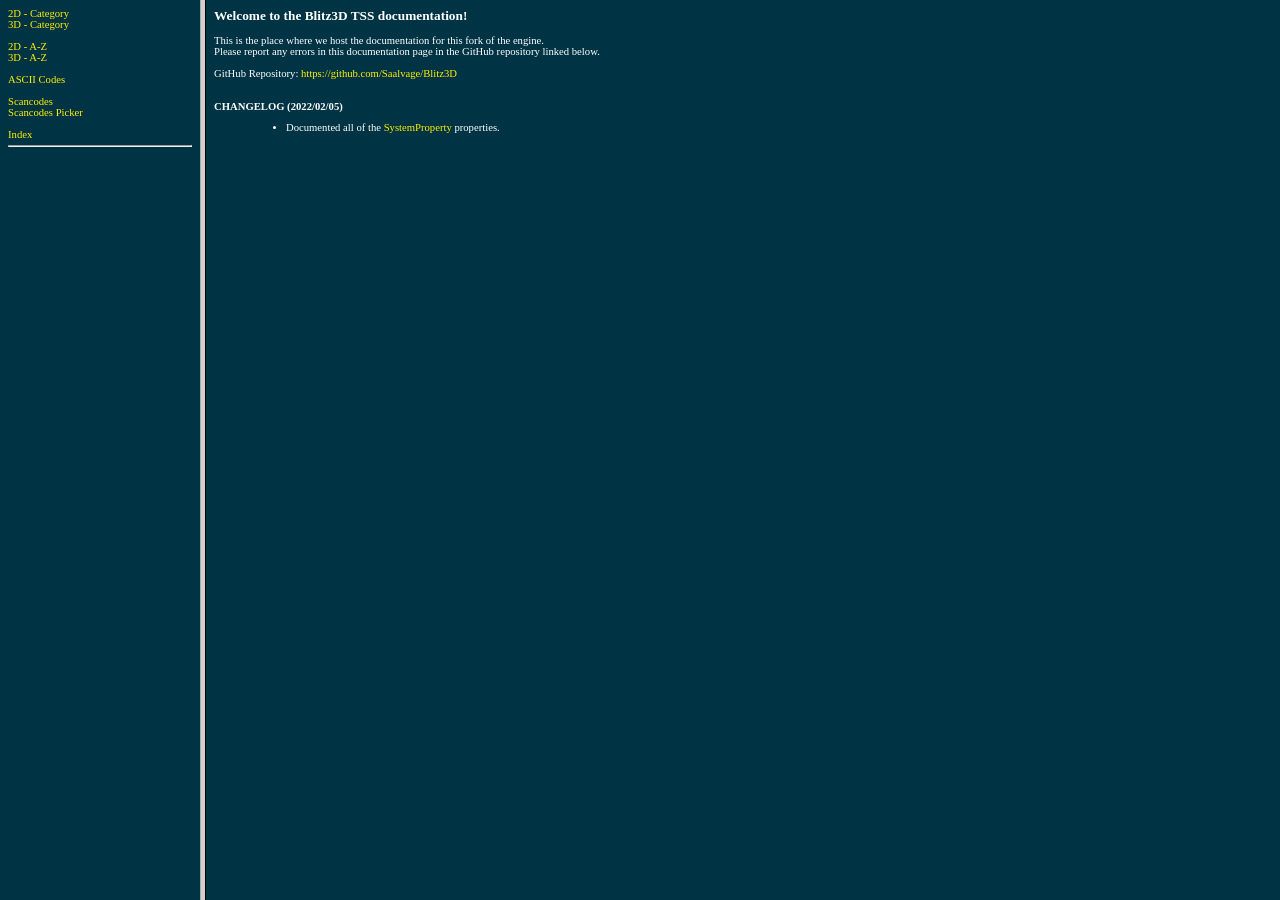
<file: _release/help/commands/index.htm>
<html>

<head>
<title>Blitz3D Documentation</title>
</head>

<frameset cols="200,*">
  <frame name="contents" target="main" scrolling="auto" src="command_list.htm">
  <frame name="main" src="main.htm" scrolling="auto" target="_self">
  <noframes>
  <body>

  <p>This page uses frames, but your browser doesn&#39;t support them.</p>

  </body>
  </noframes>
</frameset>

</html>
</file>
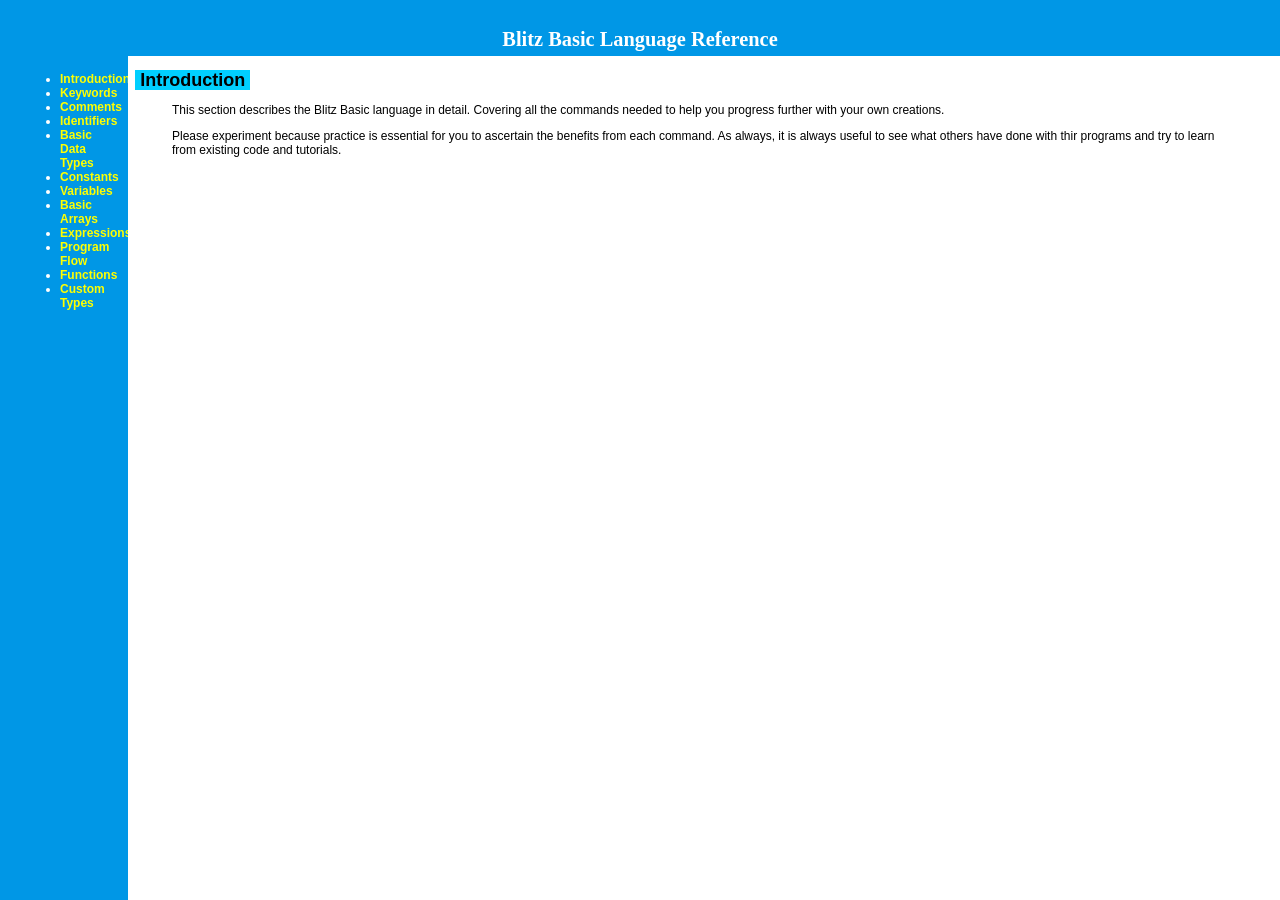
<file: _release/help/language/index.html>
<html>
    <head>
        <meta charset="UTF-8"/>
        <title>Blitz Basic Homepage</title>
    </head>
    <frameset rows="56,*" frameborder=0 framespacing=0 border=0>
        <frame src="title.html" name="title" scrolling="no" marginwidth=4 marginheight=0 noresize>
        <frameset cols="128,*" frameborder=0 framespacing=0 border=0>
            <frame src="navbar.html" name="navbar" scrolling="auto" marginwidth=4 marginheight=0 noresize>
            <frame src="lang_ref_intro.html" name="main" scrolling="auto" marginwidth=4 marginheight=0 noresize>
        </frameset>
    </frameset>
</html>
</file>
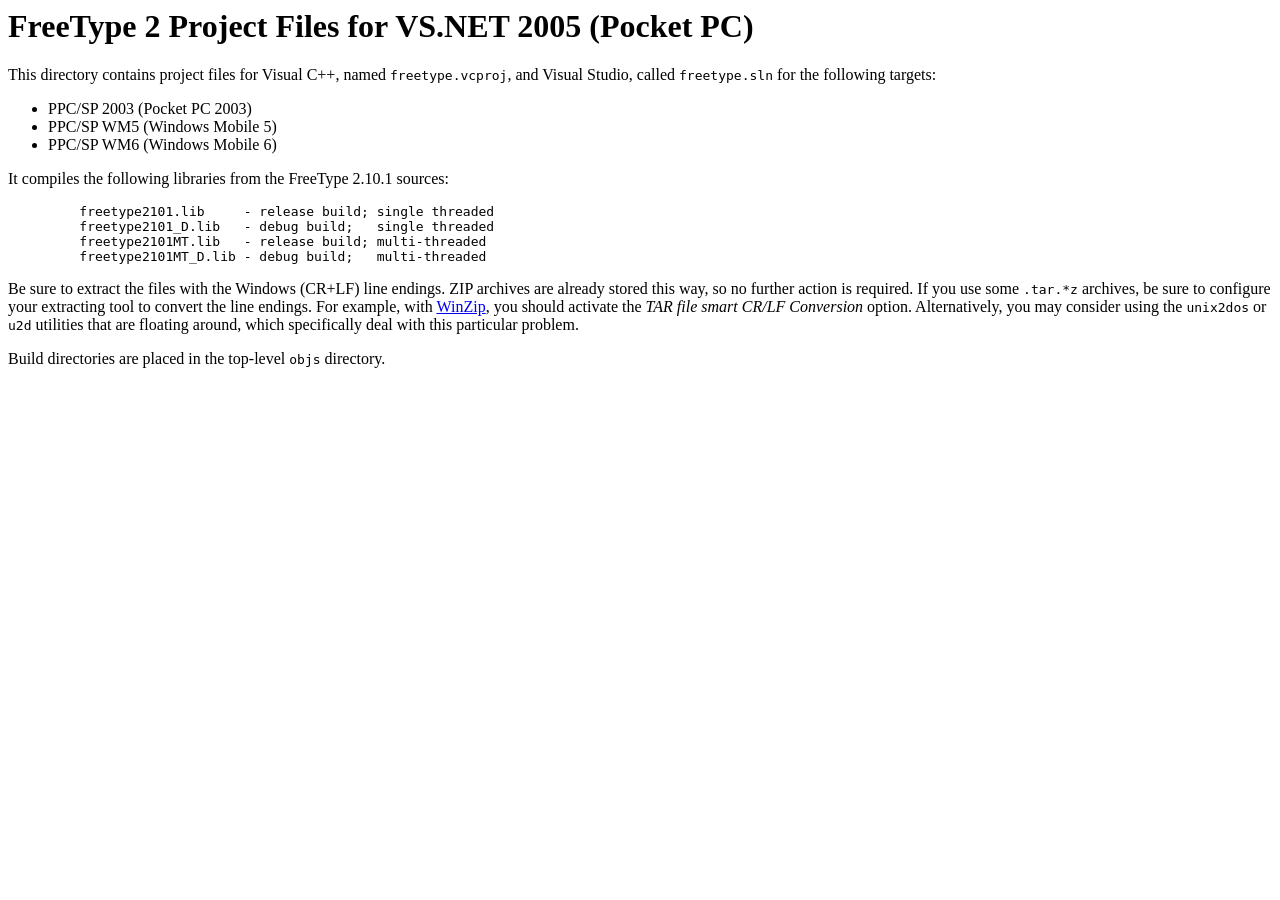
<file: freetype/builds/wince/vc2005-ce/index.html>
<html>
<header>
<title>
  FreeType&nbsp;2 Project Files for VS.NET&nbsp;2005
  (Pocket PC)
</title>

<body>
<h1>
  FreeType&nbsp;2 Project Files for VS.NET&nbsp;2005
  (Pocket PC)
</h1>

<p>This directory contains project files for Visual C++, named
<tt>freetype.vcproj</tt>, and Visual Studio, called <tt>freetype.sln</tt> for
the following targets:

<ul>
  <li>PPC/SP 2003 (Pocket PC 2003)</li>
  <li>PPC/SP WM5 (Windows Mobile 5)</li>
  <li>PPC/SP WM6 (Windows Mobile 6)</li>
</ul>

It compiles the following libraries from the FreeType 2.10.1 sources:</p>

<ul>
  <pre>
    freetype2101.lib     - release build; single threaded
    freetype2101_D.lib   - debug build;   single threaded
    freetype2101MT.lib   - release build; multi-threaded
    freetype2101MT_D.lib - debug build;   multi-threaded</pre>
</ul>

<p>Be sure to extract the files with the Windows (CR+LF) line endings.  ZIP
archives are already stored this way, so no further action is required.  If
you use some <tt>.tar.*z</tt> archives, be sure to configure your extracting
tool to convert the line endings.  For example, with <a
href="https://www.winzip.com">WinZip</a>, you should activate the <em>TAR
file smart CR/LF Conversion</em> option.  Alternatively, you may consider
using the <tt>unix2dos</tt> or <tt>u2d</tt> utilities that are floating
around, which specifically deal with this particular problem.

<p>Build directories are placed in the top-level <tt>objs</tt>
directory.</p>

</body>
</html>
</file>
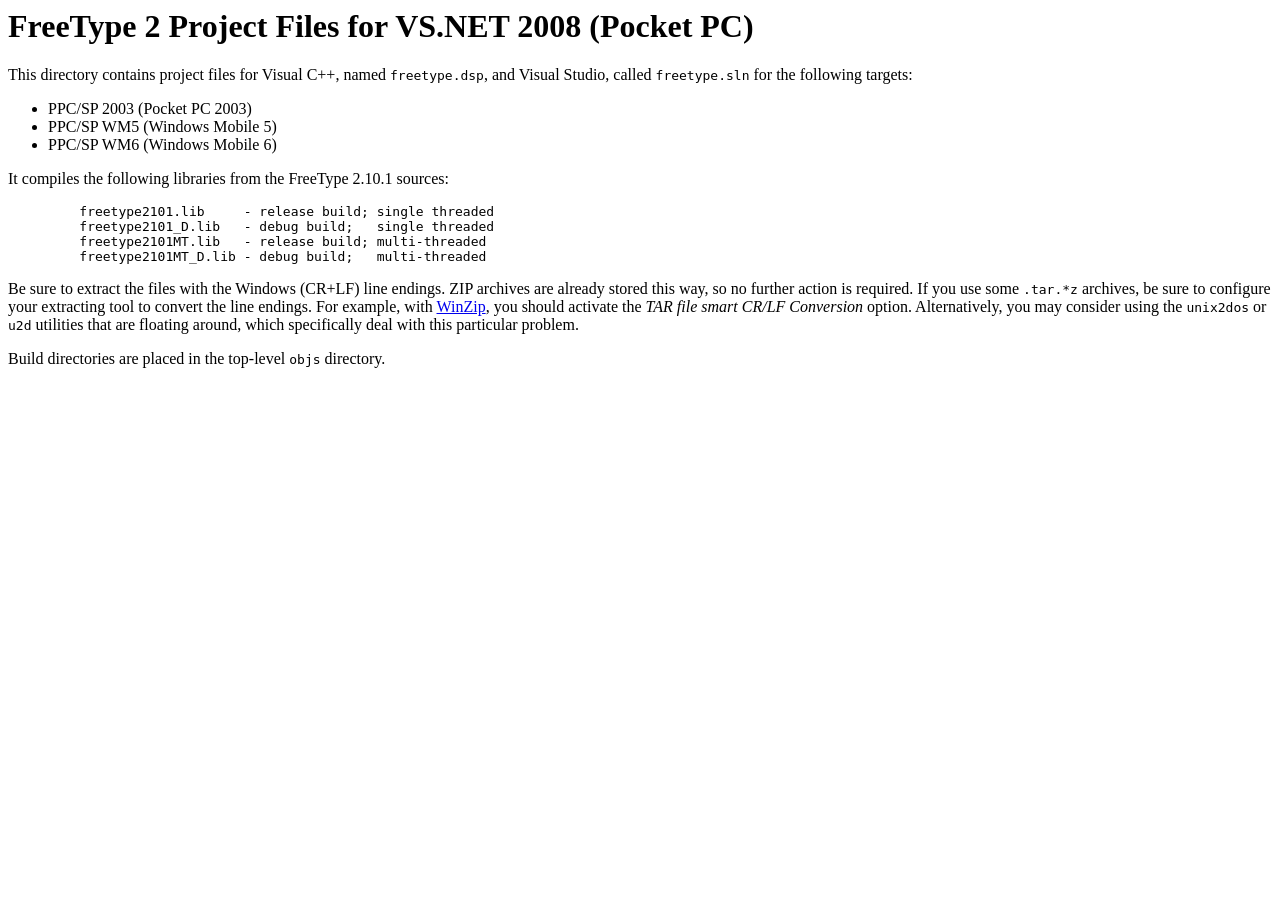
<file: freetype/builds/wince/vc2008-ce/index.html>
<html>
<header>
<title>
  FreeType&nbsp;2 Project Files for VS.NET&nbsp;2008
  (Pocket PC)
</title>

<body>
<h1>
  FreeType&nbsp;2 Project Files for VS.NET&nbsp;2008
  (Pocket PC)
</h1>

<p>This directory contains project files for Visual C++, named
<tt>freetype.dsp</tt>, and Visual Studio, called <tt>freetype.sln</tt> for
the following targets:

<ul>
  <li>PPC/SP 2003 (Pocket PC 2003)</li>
  <li>PPC/SP WM5 (Windows Mobile 5)</li>
  <li>PPC/SP WM6 (Windows Mobile 6)</li>
</ul>

It compiles the following libraries from the FreeType 2.10.1 sources:</p>

<ul>
  <pre>
    freetype2101.lib     - release build; single threaded
    freetype2101_D.lib   - debug build;   single threaded
    freetype2101MT.lib   - release build; multi-threaded
    freetype2101MT_D.lib - debug build;   multi-threaded</pre>
</ul>

<p>Be sure to extract the files with the Windows (CR+LF) line endings.  ZIP
archives are already stored this way, so no further action is required.  If
you use some <tt>.tar.*z</tt> archives, be sure to configure your extracting
tool to convert the line endings.  For example, with <a
href="https://www.winzip.com">WinZip</a>, you should activate the <em>TAR
file smart CR/LF Conversion</em> option.  Alternatively, you may consider
using the <tt>unix2dos</tt> or <tt>u2d</tt> utilities that are floating
around, which specifically deal with this particular problem.

<p>Build directories are placed in the top-level <tt>objs</tt>
directory.</p>

</body>
</html>
</file>
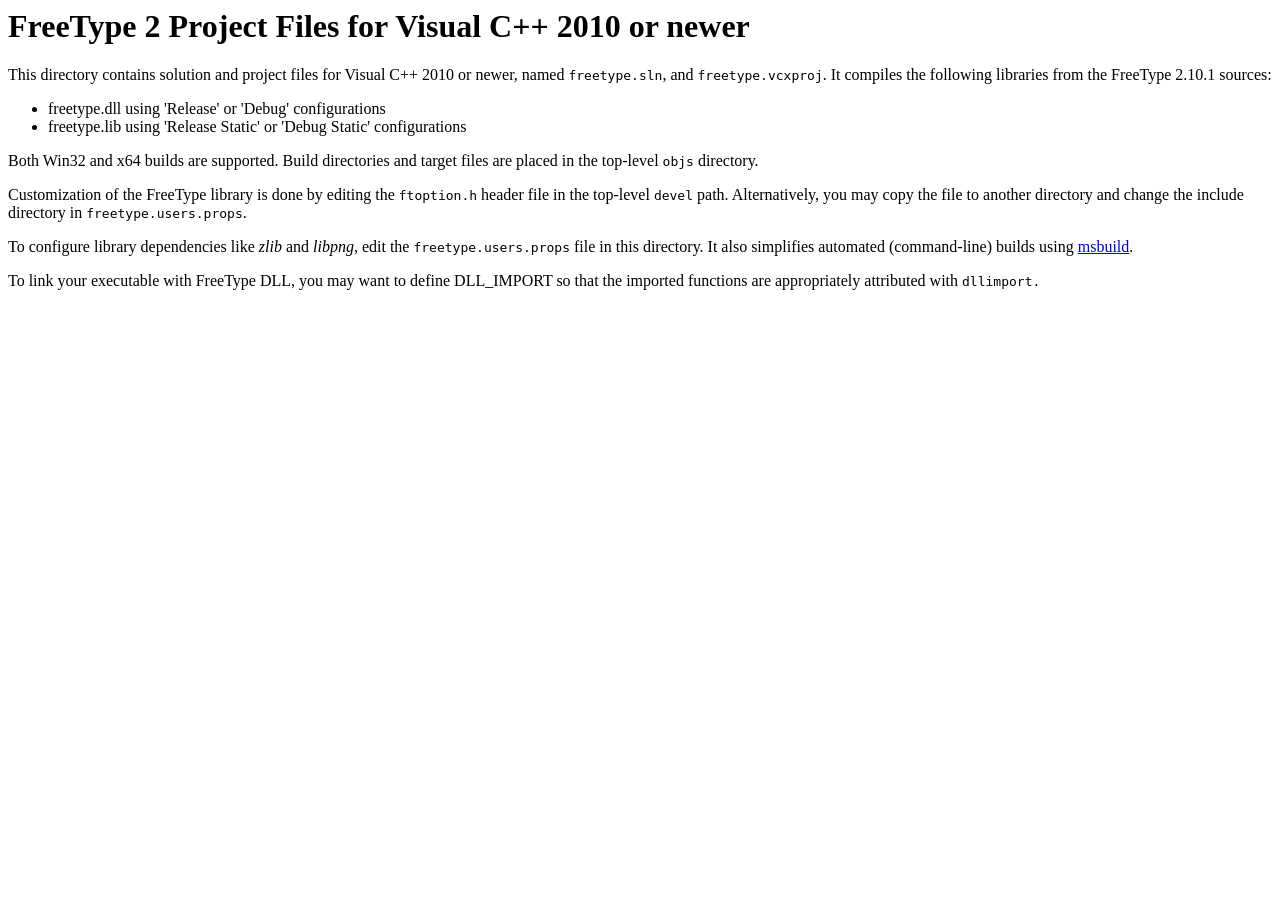
<file: freetype/builds/windows/vc2010/index.html>
<html>
<header>
<title>
  FreeType&nbsp;2 Project Files for Visual&nbsp;C++&nbsp;2010 or newer
</title>

<body>
<h1>
  FreeType&nbsp;2 Project Files for Visual&nbsp;C++&nbsp;2010 or newer
</h1>

<p>This directory contains solution and project files for
Visual&nbsp;C++&nbsp;2010 or newer, named <tt>freetype.sln</tt>,
and <tt>freetype.vcxproj</tt>.  It compiles the following libraries
from the FreeType 2.10.1 sources:</p>

<ul>
  <li>freetype.dll using 'Release' or 'Debug' configurations</li>
  <li>freetype.lib using 'Release Static' or 'Debug Static' configurations</li>
</ul>

<p>Both Win32 and x64 builds are supported.  Build directories and target
files are placed in the top-level <tt>objs</tt> directory.</p>

<p>Customization of the FreeType library is done by editing the
<tt>ftoption.h</tt> header file in the top-level <tt>devel</tt> path.
Alternatively, you may copy the file to another directory and change the
include directory in <tt>freetype.users.props</tt>.</p>

<p>To configure library dependencies like <em>zlib</em> and <em>libpng</em>,
edit the <tt>freetype.users.props</tt> file in this directory.  It also
simplifies automated (command-line) builds using <a
href="https://msdn.microsoft.com/library/dd393574%28v=vs.100%29.aspx">msbuild</a>.</p>

<p>To link your executable with FreeType DLL, you may want to define
DLL_IMPORT so that the imported functions are appropriately
attributed with <tt>dllimport<tt>.</p>

</body>
</html>
</file>
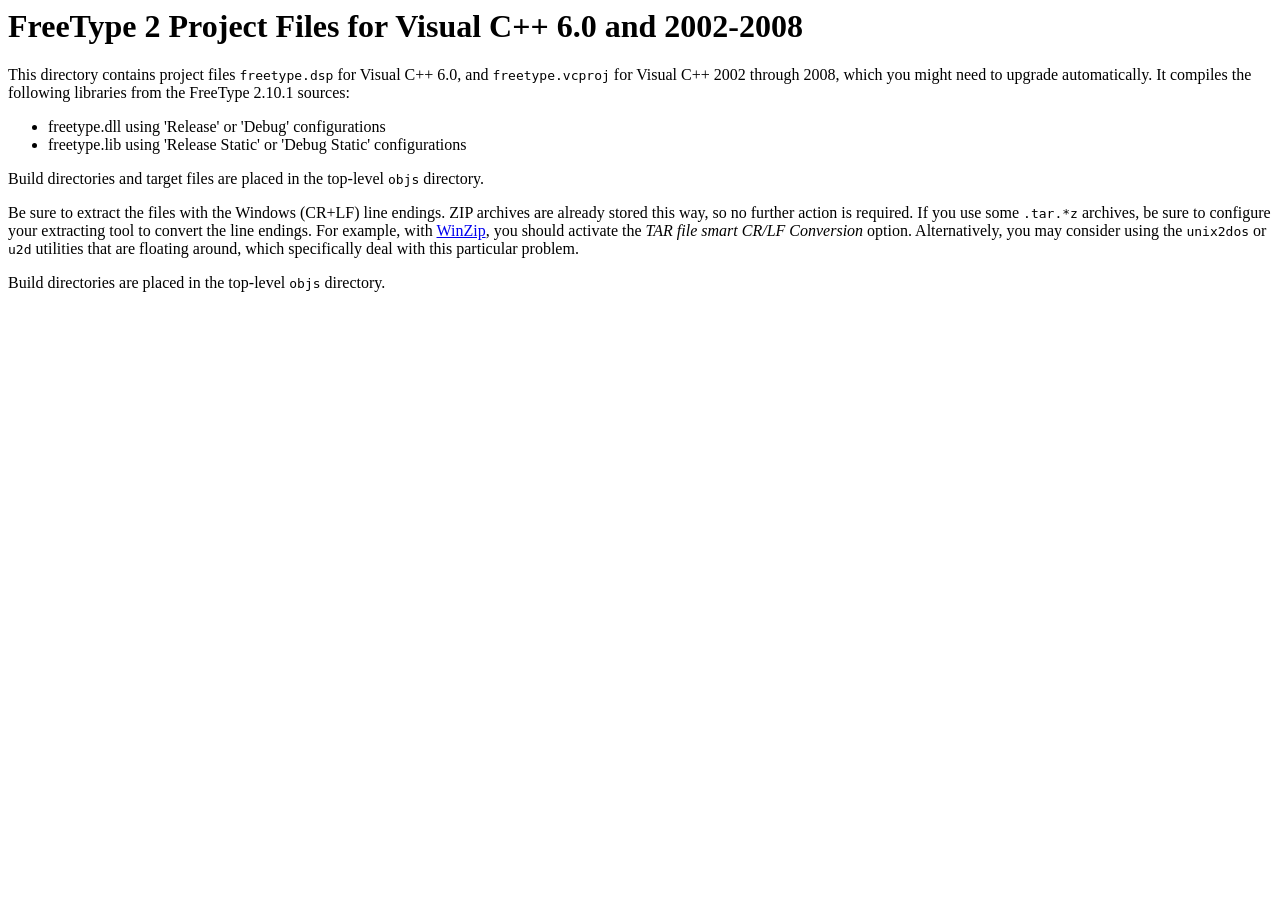
<file: freetype/builds/windows/visualc/index.html>
<html>
<header>
<title>
  FreeType&nbsp;2 Project Files for Visual&nbsp;C++ 6.0 and 2002-2008
</title>

<body>
<h1>
  FreeType&nbsp;2 Project Files for Visual&nbsp;C++ 6.0 and 2002-2008
</h1>

<p>This directory contains project files <tt>freetype.dsp</tt> for
Visual C++ 6.0, and <tt>freetype.vcproj</tt> for Visual C++ 2002
through 2008, which you might need to upgrade automatically.
It compiles the following libraries from the FreeType 2.10.1 sources:</p>

<ul>
  <li>freetype.dll using 'Release' or 'Debug' configurations</li>
  <li>freetype.lib using 'Release Static' or 'Debug Static' configurations</li>
</ul>

<p>Build directories and target files are placed in the top-level
<tt>objs</tt> directory.</p>

<p>Be sure to extract the files with the Windows (CR+LF) line endings.  ZIP
archives are already stored this way, so no further action is required.  If
you use some <tt>.tar.*z</tt> archives, be sure to configure your extracting
tool to convert the line endings.  For example, with <a
href="https://www.winzip.com">WinZip</a>, you should activate the <em>TAR
file smart CR/LF Conversion</em> option.  Alternatively, you may consider
using the <tt>unix2dos</tt> or <tt>u2d</tt> utilities that are floating
around, which specifically deal with this particular problem.

<p>Build directories are placed in the top-level <tt>objs</tt>
directory.</p>

</body>
</html>
</file>
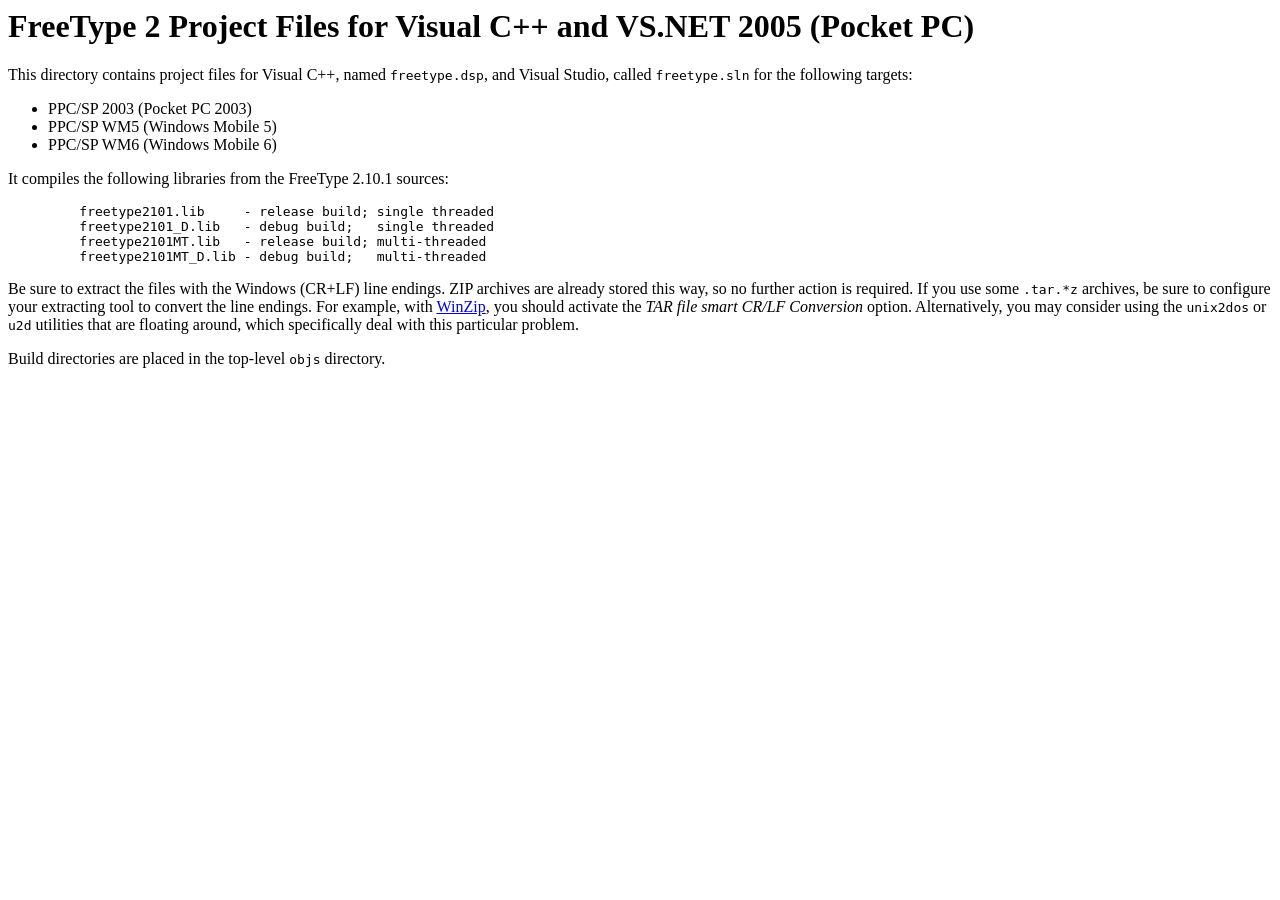
<file: freetype/builds/windows/visualce/index.html>
<html>
<header>
<title>
  FreeType&nbsp;2 Project Files for Visual&nbsp;C++ and VS.NET&nbsp;2005
  (Pocket PC)
</title>

<body>
<h1>
  FreeType&nbsp;2 Project Files for Visual&nbsp;C++ and VS.NET&nbsp;2005
  (Pocket PC)
</h1>

<p>This directory contains project files for Visual C++, named
<tt>freetype.dsp</tt>, and Visual Studio, called <tt>freetype.sln</tt> for
the following targets:

<ul>
  <li>PPC/SP 2003 (Pocket PC 2003)</li>
  <li>PPC/SP WM5 (Windows Mobile 5)</li>
  <li>PPC/SP WM6 (Windows Mobile 6)</li>
</ul>

It compiles the following libraries from the FreeType 2.10.1 sources:</p>

<ul>
  <pre>
    freetype2101.lib     - release build; single threaded
    freetype2101_D.lib   - debug build;   single threaded
    freetype2101MT.lib   - release build; multi-threaded
    freetype2101MT_D.lib - debug build;   multi-threaded</pre>
</ul>

<p>Be sure to extract the files with the Windows (CR+LF) line endings.  ZIP
archives are already stored this way, so no further action is required.  If
you use some <tt>.tar.*z</tt> archives, be sure to configure your extracting
tool to convert the line endings.  For example, with <a
href="https://www.winzip.com">WinZip</a>, you should activate the <em>TAR
file smart CR/LF Conversion</em> option.  Alternatively, you may consider
using the <tt>unix2dos</tt> or <tt>u2d</tt> utilities that are floating
around, which specifically deal with this particular problem.

<p>Build directories are placed in the top-level <tt>objs</tt>
directory.</p>

</body>
</html>
</file>
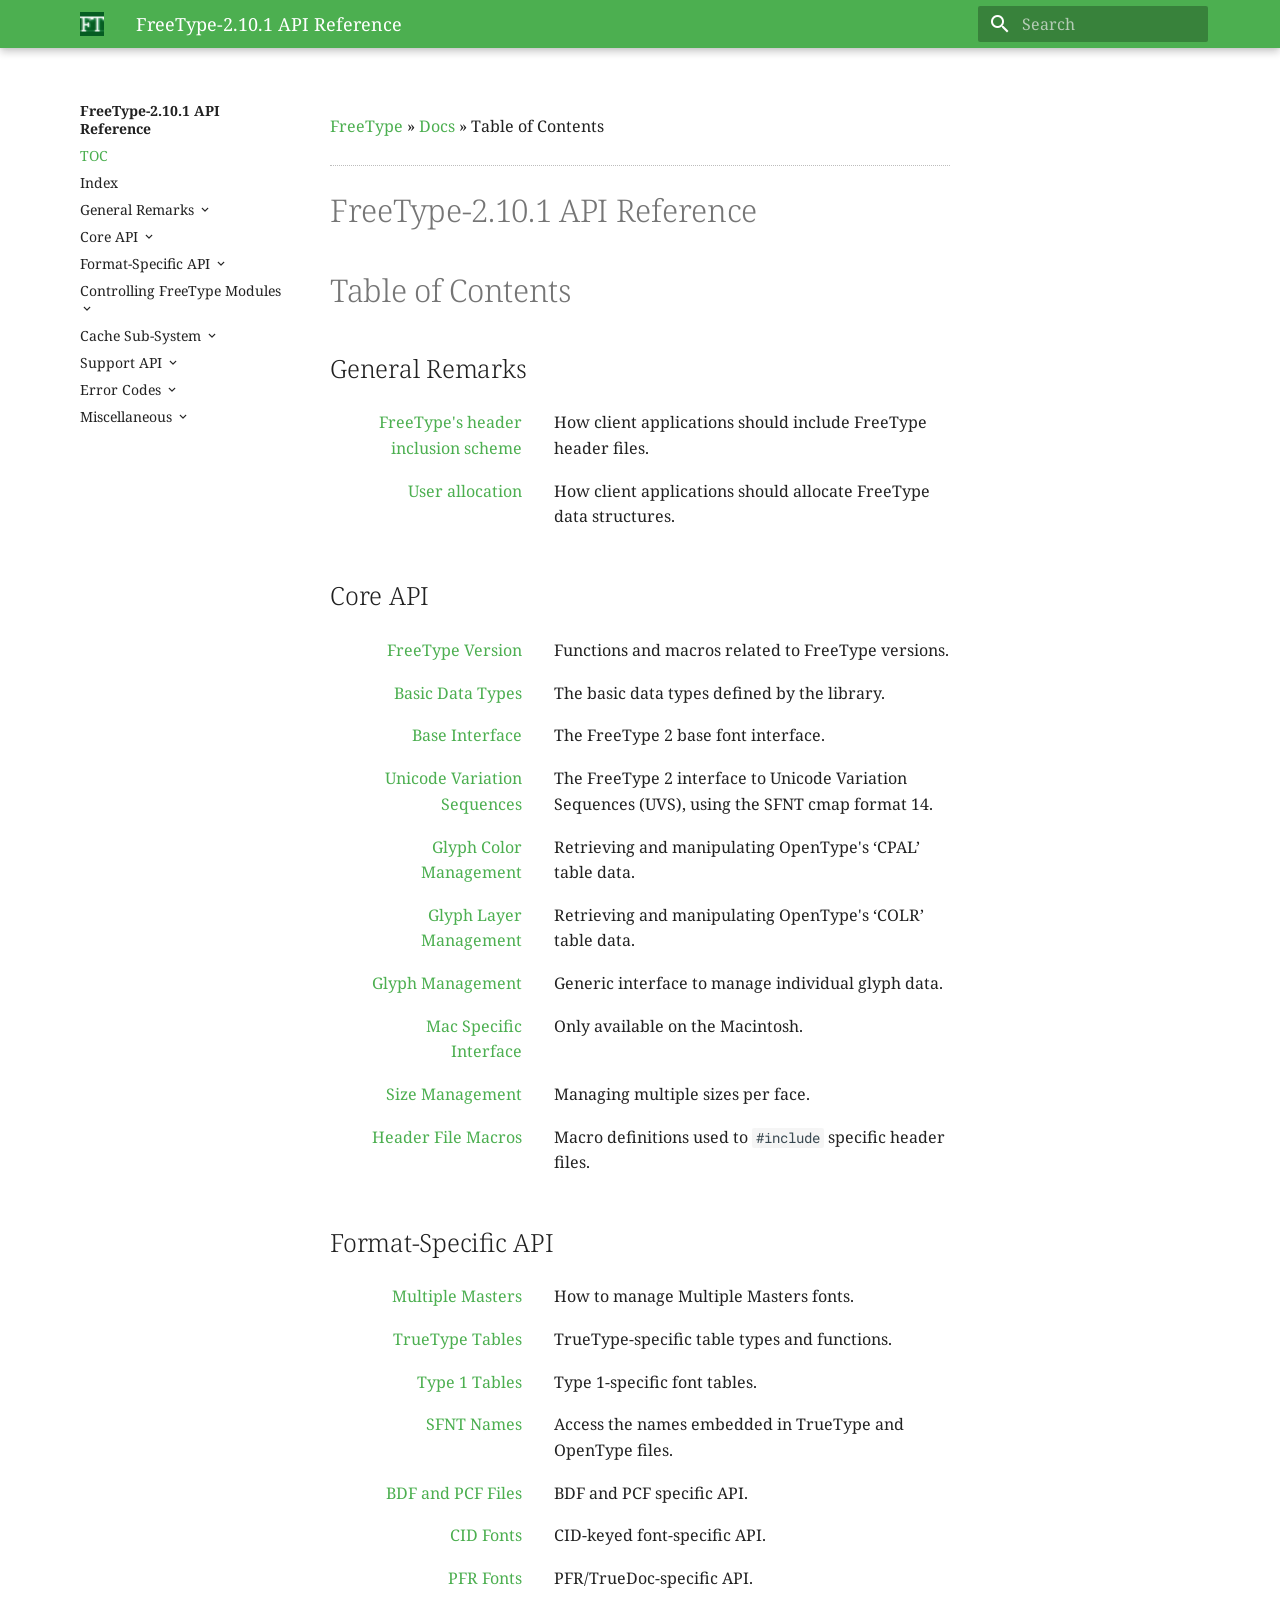
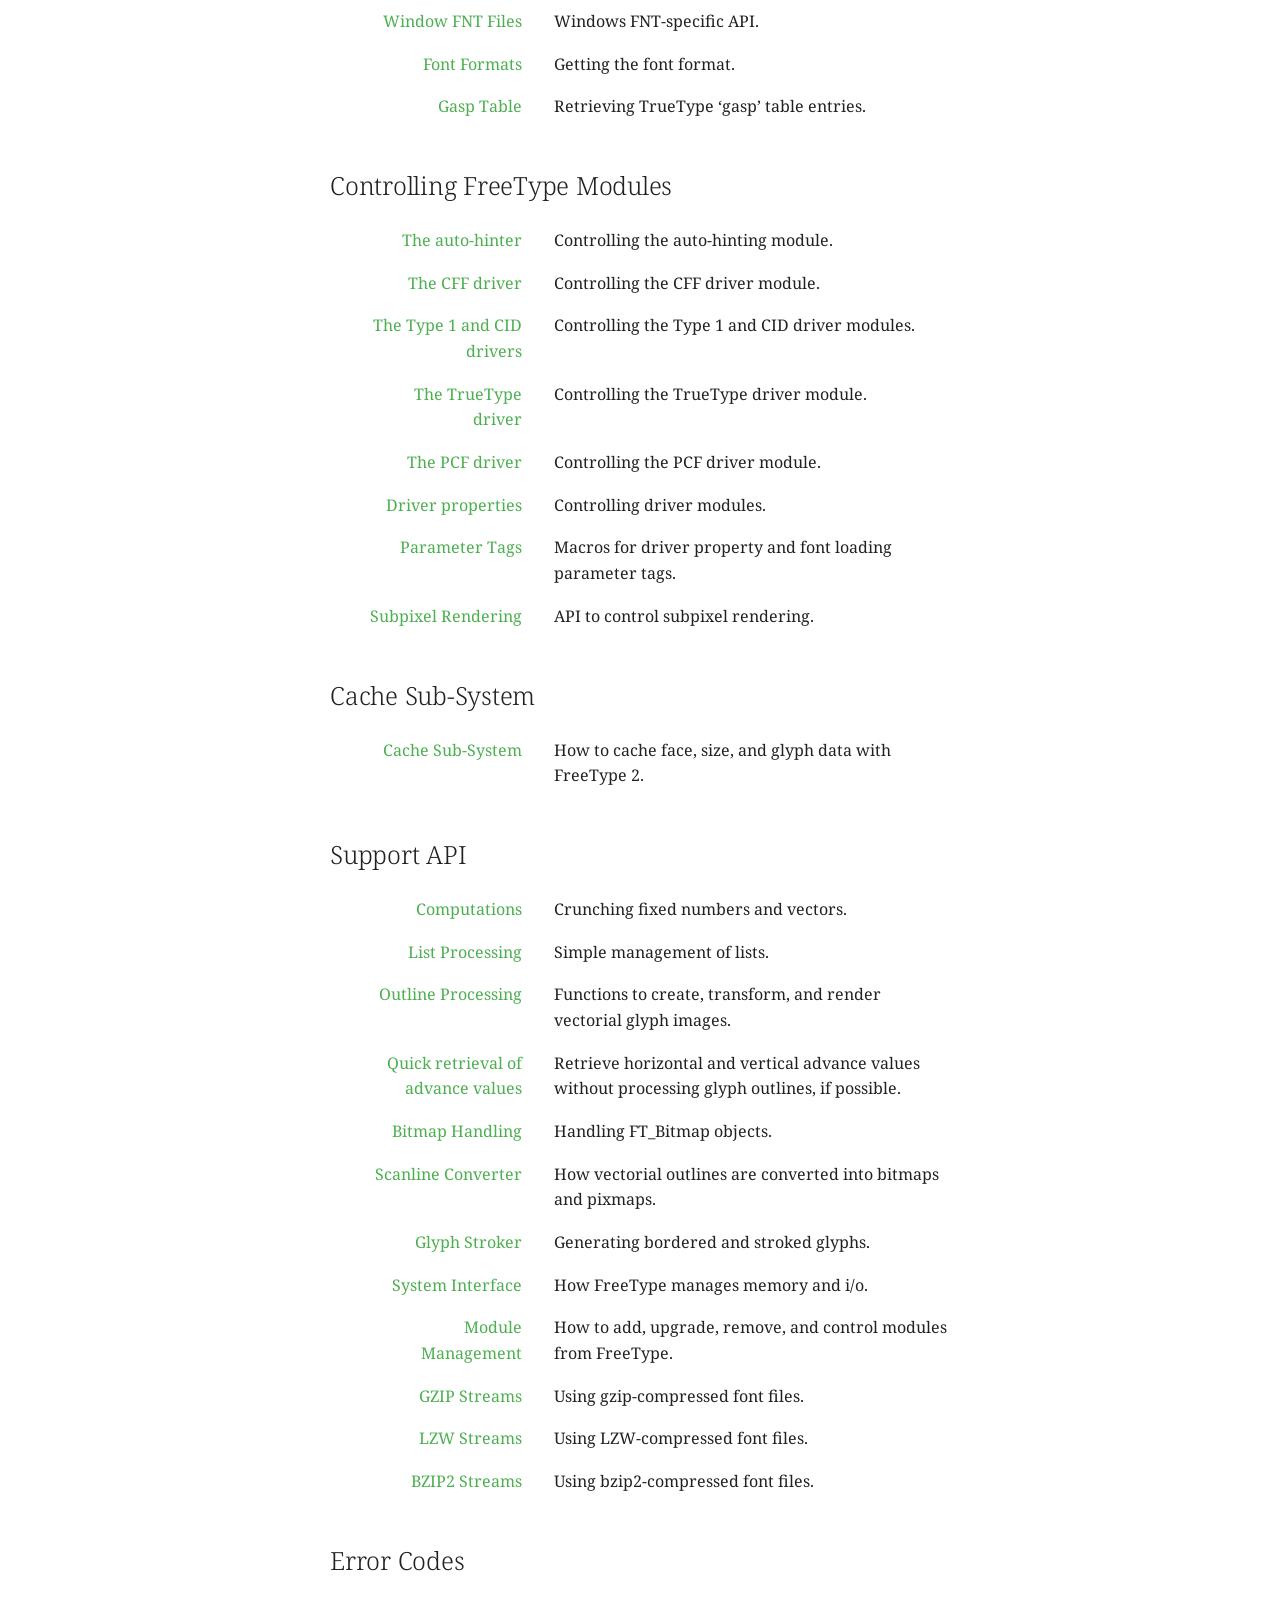
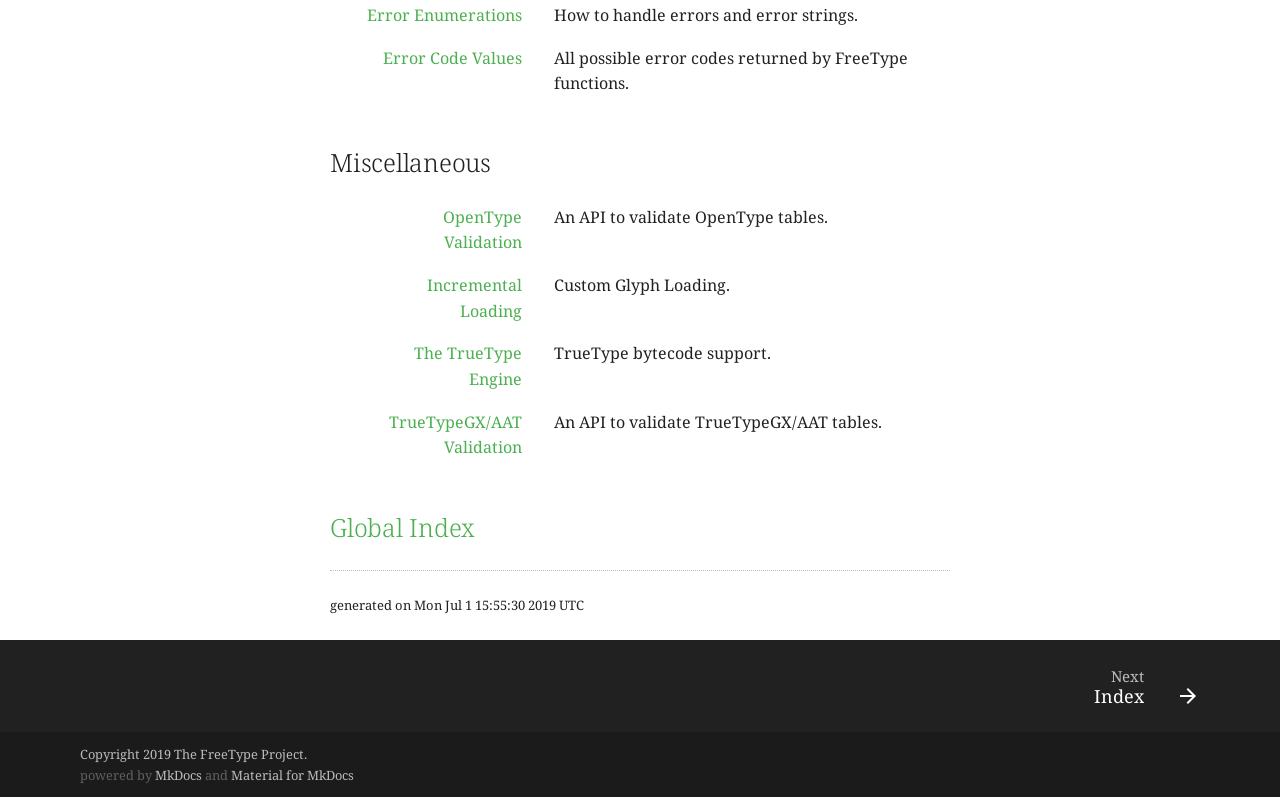
<file: freetype/docs/reference/site/index.html>
<!doctype html>
<html lang="en" class="no-js">
  <head>
    
      <meta charset="utf-8">
      <meta name="viewport" content="width=device-width,initial-scale=1">
      <meta http-equiv="x-ua-compatible" content="ie=edge">
      
        <meta name="description" content="API Reference Documentation for FreeType-2.10.1">
      
      
      
        <meta name="author" content="FreeType Contributors">
      
      
        <meta name="lang:clipboard.copy" content="Copy to clipboard">
      
        <meta name="lang:clipboard.copied" content="Copied to clipboard">
      
        <meta name="lang:search.language" content="en">
      
        <meta name="lang:search.pipeline.stopwords" content="True">
      
        <meta name="lang:search.pipeline.trimmer" content="True">
      
        <meta name="lang:search.result.none" content="No matching documents">
      
        <meta name="lang:search.result.one" content="1 matching document">
      
        <meta name="lang:search.result.other" content="# matching documents">
      
        <meta name="lang:search.tokenizer" content="[\s\-]+">
      
      <link rel="shortcut icon" href="images/favico.ico">
      <meta name="generator" content="mkdocs-1.0.4, mkdocs-material-4.0.2">
    
    
      
        <title>FreeType-2.10.1 API Reference</title>
      
    
    
      <link rel="stylesheet" href="assets/stylesheets/application.982221ab.css">
      
        <link rel="stylesheet" href="assets/stylesheets/application-palette.224b79ff.css">
      
      
        
        
        <meta name="theme-color" content="#4caf50">
      
    
    
      <script src="assets/javascripts/modernizr.1f0bcf2b.js"></script>
    
    
      
        <link href="https://fonts.gstatic.com" rel="preconnect" crossorigin>
        <link rel="stylesheet" href="https://fonts.googleapis.com/css?family=Noto+Serif:300,400,400i,700|Roboto+Mono">
        <style>body,input{font-family:"Noto Serif","Helvetica Neue",Helvetica,Arial,sans-serif}code,kbd,pre{font-family:"Roboto Mono","Courier New",Courier,monospace}</style>
      
    
    <link rel="stylesheet" href="assets/fonts/material-icons.css">
    
    
      <link rel="stylesheet" href="stylesheets/extra.css">
    
    
      
    
    
  </head>
  
    
    
    <body dir="ltr" data-md-color-primary="green" data-md-color-accent="green">
  
    <svg class="md-svg">
      <defs>
        
        
      </defs>
    </svg>
    <input class="md-toggle" data-md-toggle="drawer" type="checkbox" id="__drawer" autocomplete="off">
    <input class="md-toggle" data-md-toggle="search" type="checkbox" id="__search" autocomplete="off">
    <label class="md-overlay" data-md-component="overlay" for="__drawer"></label>
    
      <a href="#freetype-2101-api-reference" tabindex="1" class="md-skip">
        Skip to content
      </a>
    
    
      <header class="md-header" data-md-component="header">
  <nav class="md-header-nav md-grid">
    <div class="md-flex">
      <div class="md-flex__cell md-flex__cell--shrink">
        <a href="index.html" title="FreeType-2.10.1 API Reference" class="md-header-nav__button md-logo">
          
            <img src="images/favico.ico" width="24" height="24">
          
        </a>
      </div>
      <div class="md-flex__cell md-flex__cell--shrink">
        <label class="md-icon md-icon--menu md-header-nav__button" for="__drawer"></label>
      </div>
      <div class="md-flex__cell md-flex__cell--stretch">
        <div class="md-flex__ellipsis md-header-nav__title" data-md-component="title">
          
            <span class="md-header-nav__topic">
              FreeType-2.10.1 API Reference
            </span>
            <span class="md-header-nav__topic">
              TOC
            </span>
          
        </div>
      </div>
      <div class="md-flex__cell md-flex__cell--shrink">
        
          <label class="md-icon md-icon--search md-header-nav__button" for="__search"></label>
          
<div class="md-search" data-md-component="search" role="dialog">
  <label class="md-search__overlay" for="__search"></label>
  <div class="md-search__inner" role="search">
    <form class="md-search__form" name="search">
      <input type="text" class="md-search__input" name="query" placeholder="Search" autocapitalize="off" autocorrect="off" autocomplete="off" spellcheck="false" data-md-component="query" data-md-state="active">
      <label class="md-icon md-search__icon" for="__search"></label>
      <button type="reset" class="md-icon md-search__icon" data-md-component="reset" tabindex="-1">
        &#xE5CD;
      </button>
    </form>
    <div class="md-search__output">
      <div class="md-search__scrollwrap" data-md-scrollfix>
        <div class="md-search-result" data-md-component="result">
          <div class="md-search-result__meta">
            Type to start searching
          </div>
          <ol class="md-search-result__list"></ol>
        </div>
      </div>
    </div>
  </div>
</div>
        
      </div>
      
    </div>
  </nav>
</header>
    
    <div class="md-container">
      
        
      
      
      <main class="md-main">
        <div class="md-main__inner md-grid" data-md-component="container">
          
            
              <div class="md-sidebar md-sidebar--primary" data-md-component="navigation">
                <div class="md-sidebar__scrollwrap">
                  <div class="md-sidebar__inner">
                    <nav class="md-nav md-nav--primary" data-md-level="0">
  <label class="md-nav__title md-nav__title--site" for="__drawer">
    <a href="index.html" title="FreeType-2.10.1 API Reference" class="md-nav__button md-logo">
      
        <img src="images/favico.ico" width="48" height="48">
      
    </a>
    FreeType-2.10.1 API Reference
  </label>
  
  <ul class="md-nav__list" data-md-scrollfix>
    
      
      
      

  


  <li class="md-nav__item md-nav__item--active">
    
    <input class="md-toggle md-nav__toggle" data-md-toggle="toc" type="checkbox" id="__toc">
    
      
    
    
    <a href="index.html" title="TOC" class="md-nav__link md-nav__link--active">
      TOC
    </a>
    
  </li>

    
      
      
      


  <li class="md-nav__item">
    <a href="ft2-index.html" title="Index" class="md-nav__link">
      Index
    </a>
  </li>

    
      
      
      


  <li class="md-nav__item md-nav__item--nested">
    
      <input class="md-toggle md-nav__toggle" data-md-toggle="nav-3" type="checkbox" id="nav-3">
    
    <label class="md-nav__link" for="nav-3">
      General Remarks
    </label>
    <nav class="md-nav" data-md-component="collapsible" data-md-level="1">
      <label class="md-nav__title" for="nav-3">
        General Remarks
      </label>
      <ul class="md-nav__list" data-md-scrollfix>
        
        
          
          
          


  <li class="md-nav__item">
    <a href="ft2-header_inclusion.html" title="FreeType's header inclusion scheme" class="md-nav__link">
      FreeType's header inclusion scheme
    </a>
  </li>

        
          
          
          


  <li class="md-nav__item">
    <a href="ft2-user_allocation.html" title="User allocation" class="md-nav__link">
      User allocation
    </a>
  </li>

        
      </ul>
    </nav>
  </li>

    
      
      
      


  <li class="md-nav__item md-nav__item--nested">
    
      <input class="md-toggle md-nav__toggle" data-md-toggle="nav-4" type="checkbox" id="nav-4">
    
    <label class="md-nav__link" for="nav-4">
      Core API
    </label>
    <nav class="md-nav" data-md-component="collapsible" data-md-level="1">
      <label class="md-nav__title" for="nav-4">
        Core API
      </label>
      <ul class="md-nav__list" data-md-scrollfix>
        
        
          
          
          


  <li class="md-nav__item">
    <a href="ft2-version.html" title="FreeType Version" class="md-nav__link">
      FreeType Version
    </a>
  </li>

        
          
          
          


  <li class="md-nav__item">
    <a href="ft2-basic_types.html" title="Basic Data Types" class="md-nav__link">
      Basic Data Types
    </a>
  </li>

        
          
          
          


  <li class="md-nav__item">
    <a href="ft2-base_interface.html" title="Base Interface" class="md-nav__link">
      Base Interface
    </a>
  </li>

        
          
          
          


  <li class="md-nav__item">
    <a href="ft2-glyph_variants.html" title="Unicode Variation Sequences" class="md-nav__link">
      Unicode Variation Sequences
    </a>
  </li>

        
          
          
          


  <li class="md-nav__item">
    <a href="ft2-color_management.html" title="Glyph Color Management" class="md-nav__link">
      Glyph Color Management
    </a>
  </li>

        
          
          
          


  <li class="md-nav__item">
    <a href="ft2-layer_management.html" title="Glyph Layer Management" class="md-nav__link">
      Glyph Layer Management
    </a>
  </li>

        
          
          
          


  <li class="md-nav__item">
    <a href="ft2-glyph_management.html" title="Glyph Management" class="md-nav__link">
      Glyph Management
    </a>
  </li>

        
          
          
          


  <li class="md-nav__item">
    <a href="ft2-mac_specific.html" title="Mac Specific Interface" class="md-nav__link">
      Mac Specific Interface
    </a>
  </li>

        
          
          
          


  <li class="md-nav__item">
    <a href="ft2-sizes_management.html" title="Size Management" class="md-nav__link">
      Size Management
    </a>
  </li>

        
          
          
          


  <li class="md-nav__item">
    <a href="ft2-header_file_macros.html" title="Header File Macros" class="md-nav__link">
      Header File Macros
    </a>
  </li>

        
      </ul>
    </nav>
  </li>

    
      
      
      


  <li class="md-nav__item md-nav__item--nested">
    
      <input class="md-toggle md-nav__toggle" data-md-toggle="nav-5" type="checkbox" id="nav-5">
    
    <label class="md-nav__link" for="nav-5">
      Format-Specific API
    </label>
    <nav class="md-nav" data-md-component="collapsible" data-md-level="1">
      <label class="md-nav__title" for="nav-5">
        Format-Specific API
      </label>
      <ul class="md-nav__list" data-md-scrollfix>
        
        
          
          
          


  <li class="md-nav__item">
    <a href="ft2-multiple_masters.html" title="Multiple Masters" class="md-nav__link">
      Multiple Masters
    </a>
  </li>

        
          
          
          


  <li class="md-nav__item">
    <a href="ft2-truetype_tables.html" title="TrueType Tables" class="md-nav__link">
      TrueType Tables
    </a>
  </li>

        
          
          
          


  <li class="md-nav__item">
    <a href="ft2-type1_tables.html" title="Type 1 Tables" class="md-nav__link">
      Type 1 Tables
    </a>
  </li>

        
          
          
          


  <li class="md-nav__item">
    <a href="ft2-sfnt_names.html" title="SFNT Names" class="md-nav__link">
      SFNT Names
    </a>
  </li>

        
          
          
          


  <li class="md-nav__item">
    <a href="ft2-bdf_fonts.html" title="BDF and PCF Files" class="md-nav__link">
      BDF and PCF Files
    </a>
  </li>

        
          
          
          


  <li class="md-nav__item">
    <a href="ft2-cid_fonts.html" title="CID Fonts" class="md-nav__link">
      CID Fonts
    </a>
  </li>

        
          
          
          


  <li class="md-nav__item">
    <a href="ft2-pfr_fonts.html" title="PFR Fonts" class="md-nav__link">
      PFR Fonts
    </a>
  </li>

        
          
          
          


  <li class="md-nav__item">
    <a href="ft2-winfnt_fonts.html" title="Window FNT Files" class="md-nav__link">
      Window FNT Files
    </a>
  </li>

        
          
          
          


  <li class="md-nav__item">
    <a href="ft2-font_formats.html" title="Font Formats" class="md-nav__link">
      Font Formats
    </a>
  </li>

        
          
          
          


  <li class="md-nav__item">
    <a href="ft2-gasp_table.html" title="Gasp Table" class="md-nav__link">
      Gasp Table
    </a>
  </li>

        
      </ul>
    </nav>
  </li>

    
      
      
      


  <li class="md-nav__item md-nav__item--nested">
    
      <input class="md-toggle md-nav__toggle" data-md-toggle="nav-6" type="checkbox" id="nav-6">
    
    <label class="md-nav__link" for="nav-6">
      Controlling FreeType Modules
    </label>
    <nav class="md-nav" data-md-component="collapsible" data-md-level="1">
      <label class="md-nav__title" for="nav-6">
        Controlling FreeType Modules
      </label>
      <ul class="md-nav__list" data-md-scrollfix>
        
        
          
          
          


  <li class="md-nav__item">
    <a href="ft2-auto_hinter.html" title="The auto-hinter" class="md-nav__link">
      The auto-hinter
    </a>
  </li>

        
          
          
          


  <li class="md-nav__item">
    <a href="ft2-cff_driver.html" title="The CFF driver" class="md-nav__link">
      The CFF driver
    </a>
  </li>

        
          
          
          


  <li class="md-nav__item">
    <a href="ft2-t1_cid_driver.html" title="The Type 1 and CID drivers" class="md-nav__link">
      The Type 1 and CID drivers
    </a>
  </li>

        
          
          
          


  <li class="md-nav__item">
    <a href="ft2-tt_driver.html" title="The TrueType driver" class="md-nav__link">
      The TrueType driver
    </a>
  </li>

        
          
          
          


  <li class="md-nav__item">
    <a href="ft2-pcf_driver.html" title="The PCF driver" class="md-nav__link">
      The PCF driver
    </a>
  </li>

        
          
          
          


  <li class="md-nav__item">
    <a href="ft2-properties.html" title="Driver properties" class="md-nav__link">
      Driver properties
    </a>
  </li>

        
          
          
          


  <li class="md-nav__item">
    <a href="ft2-parameter_tags.html" title="Parameter Tags" class="md-nav__link">
      Parameter Tags
    </a>
  </li>

        
          
          
          


  <li class="md-nav__item">
    <a href="ft2-lcd_rendering.html" title="Subpixel Rendering" class="md-nav__link">
      Subpixel Rendering
    </a>
  </li>

        
      </ul>
    </nav>
  </li>

    
      
      
      


  <li class="md-nav__item md-nav__item--nested">
    
      <input class="md-toggle md-nav__toggle" data-md-toggle="nav-7" type="checkbox" id="nav-7">
    
    <label class="md-nav__link" for="nav-7">
      Cache Sub-System
    </label>
    <nav class="md-nav" data-md-component="collapsible" data-md-level="1">
      <label class="md-nav__title" for="nav-7">
        Cache Sub-System
      </label>
      <ul class="md-nav__list" data-md-scrollfix>
        
        
          
          
          


  <li class="md-nav__item">
    <a href="ft2-cache_subsystem.html" title="Cache Sub-System" class="md-nav__link">
      Cache Sub-System
    </a>
  </li>

        
      </ul>
    </nav>
  </li>

    
      
      
      


  <li class="md-nav__item md-nav__item--nested">
    
      <input class="md-toggle md-nav__toggle" data-md-toggle="nav-8" type="checkbox" id="nav-8">
    
    <label class="md-nav__link" for="nav-8">
      Support API
    </label>
    <nav class="md-nav" data-md-component="collapsible" data-md-level="1">
      <label class="md-nav__title" for="nav-8">
        Support API
      </label>
      <ul class="md-nav__list" data-md-scrollfix>
        
        
          
          
          


  <li class="md-nav__item">
    <a href="ft2-computations.html" title="Computations" class="md-nav__link">
      Computations
    </a>
  </li>

        
          
          
          


  <li class="md-nav__item">
    <a href="ft2-list_processing.html" title="List Processing" class="md-nav__link">
      List Processing
    </a>
  </li>

        
          
          
          


  <li class="md-nav__item">
    <a href="ft2-outline_processing.html" title="Outline Processing" class="md-nav__link">
      Outline Processing
    </a>
  </li>

        
          
          
          


  <li class="md-nav__item">
    <a href="ft2-quick_advance.html" title="Quick retrieval of advance values" class="md-nav__link">
      Quick retrieval of advance values
    </a>
  </li>

        
          
          
          


  <li class="md-nav__item">
    <a href="ft2-bitmap_handling.html" title="Bitmap Handling" class="md-nav__link">
      Bitmap Handling
    </a>
  </li>

        
          
          
          


  <li class="md-nav__item">
    <a href="ft2-raster.html" title="Scanline Converter" class="md-nav__link">
      Scanline Converter
    </a>
  </li>

        
          
          
          


  <li class="md-nav__item">
    <a href="ft2-glyph_stroker.html" title="Glyph Stroker" class="md-nav__link">
      Glyph Stroker
    </a>
  </li>

        
          
          
          


  <li class="md-nav__item">
    <a href="ft2-system_interface.html" title="System Interface" class="md-nav__link">
      System Interface
    </a>
  </li>

        
          
          
          


  <li class="md-nav__item">
    <a href="ft2-module_management.html" title="Module Management" class="md-nav__link">
      Module Management
    </a>
  </li>

        
          
          
          


  <li class="md-nav__item">
    <a href="ft2-gzip.html" title="GZIP Streams" class="md-nav__link">
      GZIP Streams
    </a>
  </li>

        
          
          
          


  <li class="md-nav__item">
    <a href="ft2-lzw.html" title="LZW Streams" class="md-nav__link">
      LZW Streams
    </a>
  </li>

        
          
          
          


  <li class="md-nav__item">
    <a href="ft2-bzip2.html" title="BZIP2 Streams" class="md-nav__link">
      BZIP2 Streams
    </a>
  </li>

        
      </ul>
    </nav>
  </li>

    
      
      
      


  <li class="md-nav__item md-nav__item--nested">
    
      <input class="md-toggle md-nav__toggle" data-md-toggle="nav-9" type="checkbox" id="nav-9">
    
    <label class="md-nav__link" for="nav-9">
      Error Codes
    </label>
    <nav class="md-nav" data-md-component="collapsible" data-md-level="1">
      <label class="md-nav__title" for="nav-9">
        Error Codes
      </label>
      <ul class="md-nav__list" data-md-scrollfix>
        
        
          
          
          


  <li class="md-nav__item">
    <a href="ft2-error_enumerations.html" title="Error Enumerations" class="md-nav__link">
      Error Enumerations
    </a>
  </li>

        
          
          
          


  <li class="md-nav__item">
    <a href="ft2-error_code_values.html" title="Error Code Values" class="md-nav__link">
      Error Code Values
    </a>
  </li>

        
      </ul>
    </nav>
  </li>

    
      
      
      


  <li class="md-nav__item md-nav__item--nested">
    
      <input class="md-toggle md-nav__toggle" data-md-toggle="nav-10" type="checkbox" id="nav-10">
    
    <label class="md-nav__link" for="nav-10">
      Miscellaneous
    </label>
    <nav class="md-nav" data-md-component="collapsible" data-md-level="1">
      <label class="md-nav__title" for="nav-10">
        Miscellaneous
      </label>
      <ul class="md-nav__list" data-md-scrollfix>
        
        
          
          
          


  <li class="md-nav__item">
    <a href="ft2-ot_validation.html" title="OpenType Validation" class="md-nav__link">
      OpenType Validation
    </a>
  </li>

        
          
          
          


  <li class="md-nav__item">
    <a href="ft2-incremental.html" title="Incremental Loading" class="md-nav__link">
      Incremental Loading
    </a>
  </li>

        
          
          
          


  <li class="md-nav__item">
    <a href="ft2-truetype_engine.html" title="The TrueType Engine" class="md-nav__link">
      The TrueType Engine
    </a>
  </li>

        
          
          
          


  <li class="md-nav__item">
    <a href="ft2-gx_validation.html" title="TrueTypeGX/AAT Validation" class="md-nav__link">
      TrueTypeGX/AAT Validation
    </a>
  </li>

        
      </ul>
    </nav>
  </li>

    
  </ul>
</nav>
                  </div>
                </div>
              </div>
            
            
              <div class="md-sidebar md-sidebar--secondary" data-md-component="toc">
                <div class="md-sidebar__scrollwrap">
                  <div class="md-sidebar__inner">
                    
<nav class="md-nav md-nav--secondary">
  
  
    
  
  
</nav>
                  </div>
                </div>
              </div>
            
          
          <div class="md-content">
            <article class="md-content__inner md-typeset">
              
                
                
                <p><a href="https://www.freetype.org">FreeType</a> &raquo; <a href="../">Docs</a> &raquo; Table of Contents</p>
<hr />
<h1 id="freetype-2101-api-reference">FreeType-2.10.1 API Reference<a class="headerlink" href="#freetype-2101-api-reference" title="Permanent link">&para;</a></h1>
<h1 id="table-of-contents">Table of Contents<a class="headerlink" href="#table-of-contents" title="Permanent link">&para;</a></h1>
<h2 id="general-remarks">General Remarks<a class="headerlink" href="#general-remarks" title="Permanent link">&para;</a></h2>
<table class="toc">
<tr><td class="link"><a href="ft2-header_inclusion.html">FreeType's header inclusion scheme</a></td><td class="desc">
<p>How client applications should include FreeType header files.</p>
</td></tr>
<tr><td class="link"><a href="ft2-user_allocation.html">User allocation</a></td><td class="desc">
<p>How client applications should allocate FreeType data structures.</p>
</td></tr>
</table>

<h2 id="core-api">Core API<a class="headerlink" href="#core-api" title="Permanent link">&para;</a></h2>
<table class="toc">
<tr><td class="link"><a href="ft2-version.html">FreeType Version</a></td><td class="desc">
<p>Functions and macros related to FreeType versions.</p>
</td></tr>
<tr><td class="link"><a href="ft2-basic_types.html">Basic Data Types</a></td><td class="desc">
<p>The basic data types defined by the library.</p>
</td></tr>
<tr><td class="link"><a href="ft2-base_interface.html">Base Interface</a></td><td class="desc">
<p>The FreeType&nbsp;2 base font interface.</p>
</td></tr>
<tr><td class="link"><a href="ft2-glyph_variants.html">Unicode Variation Sequences</a></td><td class="desc">
<p>The FreeType&nbsp;2 interface to Unicode Variation Sequences (UVS), using the SFNT cmap format&nbsp;14.</p>
</td></tr>
<tr><td class="link"><a href="ft2-color_management.html">Glyph Color Management</a></td><td class="desc">
<p>Retrieving and manipulating OpenType's &lsquo;CPAL&rsquo; table data.</p>
</td></tr>
<tr><td class="link"><a href="ft2-layer_management.html">Glyph Layer Management</a></td><td class="desc">
<p>Retrieving and manipulating OpenType's &lsquo;COLR&rsquo; table data.</p>
</td></tr>
<tr><td class="link"><a href="ft2-glyph_management.html">Glyph Management</a></td><td class="desc">
<p>Generic interface to manage individual glyph data.</p>
</td></tr>
<tr><td class="link"><a href="ft2-mac_specific.html">Mac Specific Interface</a></td><td class="desc">
<p>Only available on the Macintosh.</p>
</td></tr>
<tr><td class="link"><a href="ft2-sizes_management.html">Size Management</a></td><td class="desc">
<p>Managing multiple sizes per face.</p>
</td></tr>
<tr><td class="link"><a href="ft2-header_file_macros.html">Header File Macros</a></td><td class="desc">
<p>Macro definitions used to <code>#include</code> specific header files.</p>
</td></tr>
</table>

<h2 id="format-specific-api">Format-Specific API<a class="headerlink" href="#format-specific-api" title="Permanent link">&para;</a></h2>
<table class="toc">
<tr><td class="link"><a href="ft2-multiple_masters.html">Multiple Masters</a></td><td class="desc">
<p>How to manage Multiple Masters fonts.</p>
</td></tr>
<tr><td class="link"><a href="ft2-truetype_tables.html">TrueType Tables</a></td><td class="desc">
<p>TrueType-specific table types and functions.</p>
</td></tr>
<tr><td class="link"><a href="ft2-type1_tables.html">Type 1 Tables</a></td><td class="desc">
<p>Type&nbsp;1-specific font tables.</p>
</td></tr>
<tr><td class="link"><a href="ft2-sfnt_names.html">SFNT Names</a></td><td class="desc">
<p>Access the names embedded in TrueType and OpenType files.</p>
</td></tr>
<tr><td class="link"><a href="ft2-bdf_fonts.html">BDF and PCF Files</a></td><td class="desc">
<p>BDF and PCF specific API.</p>
</td></tr>
<tr><td class="link"><a href="ft2-cid_fonts.html">CID Fonts</a></td><td class="desc">
<p>CID-keyed font-specific API.</p>
</td></tr>
<tr><td class="link"><a href="ft2-pfr_fonts.html">PFR Fonts</a></td><td class="desc">
<p>PFR/TrueDoc-specific API.</p>
</td></tr>
<tr><td class="link"><a href="ft2-winfnt_fonts.html">Window FNT Files</a></td><td class="desc">
<p>Windows FNT-specific API.</p>
</td></tr>
<tr><td class="link"><a href="ft2-font_formats.html">Font Formats</a></td><td class="desc">
<p>Getting the font format.</p>
</td></tr>
<tr><td class="link"><a href="ft2-gasp_table.html">Gasp Table</a></td><td class="desc">
<p>Retrieving TrueType &lsquo;gasp&rsquo; table entries.</p>
</td></tr>
</table>

<h2 id="controlling-freetype-modules">Controlling FreeType Modules<a class="headerlink" href="#controlling-freetype-modules" title="Permanent link">&para;</a></h2>
<table class="toc">
<tr><td class="link"><a href="ft2-auto_hinter.html">The auto-hinter</a></td><td class="desc">
<p>Controlling the auto-hinting module.</p>
</td></tr>
<tr><td class="link"><a href="ft2-cff_driver.html">The CFF driver</a></td><td class="desc">
<p>Controlling the CFF driver module.</p>
</td></tr>
<tr><td class="link"><a href="ft2-t1_cid_driver.html">The Type 1 and CID drivers</a></td><td class="desc">
<p>Controlling the Type&nbsp;1 and CID driver modules.</p>
</td></tr>
<tr><td class="link"><a href="ft2-tt_driver.html">The TrueType driver</a></td><td class="desc">
<p>Controlling the TrueType driver module.</p>
</td></tr>
<tr><td class="link"><a href="ft2-pcf_driver.html">The PCF driver</a></td><td class="desc">
<p>Controlling the PCF driver module.</p>
</td></tr>
<tr><td class="link"><a href="ft2-properties.html">Driver properties</a></td><td class="desc">
<p>Controlling driver modules.</p>
</td></tr>
<tr><td class="link"><a href="ft2-parameter_tags.html">Parameter Tags</a></td><td class="desc">
<p>Macros for driver property and font loading parameter tags.</p>
</td></tr>
<tr><td class="link"><a href="ft2-lcd_rendering.html">Subpixel Rendering</a></td><td class="desc">
<p>API to control subpixel rendering.</p>
</td></tr>
</table>

<h2 id="cache-sub-system">Cache Sub-System<a class="headerlink" href="#cache-sub-system" title="Permanent link">&para;</a></h2>
<table class="toc">
<tr><td class="link"><a href="ft2-cache_subsystem.html">Cache Sub-System</a></td><td class="desc">
<p>How to cache face, size, and glyph data with FreeType&nbsp;2.</p>
</td></tr>
</table>

<h2 id="support-api">Support API<a class="headerlink" href="#support-api" title="Permanent link">&para;</a></h2>
<table class="toc">
<tr><td class="link"><a href="ft2-computations.html">Computations</a></td><td class="desc">
<p>Crunching fixed numbers and vectors.</p>
</td></tr>
<tr><td class="link"><a href="ft2-list_processing.html">List Processing</a></td><td class="desc">
<p>Simple management of lists.</p>
</td></tr>
<tr><td class="link"><a href="ft2-outline_processing.html">Outline Processing</a></td><td class="desc">
<p>Functions to create, transform, and render vectorial glyph images.</p>
</td></tr>
<tr><td class="link"><a href="ft2-quick_advance.html">Quick retrieval of advance values</a></td><td class="desc">
<p>Retrieve horizontal and vertical advance values without processing glyph outlines, if possible.</p>
</td></tr>
<tr><td class="link"><a href="ft2-bitmap_handling.html">Bitmap Handling</a></td><td class="desc">
<p>Handling FT_Bitmap objects.</p>
</td></tr>
<tr><td class="link"><a href="ft2-raster.html">Scanline Converter</a></td><td class="desc">
<p>How vectorial outlines are converted into bitmaps and pixmaps.</p>
</td></tr>
<tr><td class="link"><a href="ft2-glyph_stroker.html">Glyph Stroker</a></td><td class="desc">
<p>Generating bordered and stroked glyphs.</p>
</td></tr>
<tr><td class="link"><a href="ft2-system_interface.html">System Interface</a></td><td class="desc">
<p>How FreeType manages memory and i/o.</p>
</td></tr>
<tr><td class="link"><a href="ft2-module_management.html">Module Management</a></td><td class="desc">
<p>How to add, upgrade, remove, and control modules from FreeType.</p>
</td></tr>
<tr><td class="link"><a href="ft2-gzip.html">GZIP Streams</a></td><td class="desc">
<p>Using gzip-compressed font files.</p>
</td></tr>
<tr><td class="link"><a href="ft2-lzw.html">LZW Streams</a></td><td class="desc">
<p>Using LZW-compressed font files.</p>
</td></tr>
<tr><td class="link"><a href="ft2-bzip2.html">BZIP2 Streams</a></td><td class="desc">
<p>Using bzip2-compressed font files.</p>
</td></tr>
</table>

<h2 id="error-codes">Error Codes<a class="headerlink" href="#error-codes" title="Permanent link">&para;</a></h2>
<table class="toc">
<tr><td class="link"><a href="ft2-error_enumerations.html">Error Enumerations</a></td><td class="desc">
<p>How to handle errors and error strings.</p>
</td></tr>
<tr><td class="link"><a href="ft2-error_code_values.html">Error Code Values</a></td><td class="desc">
<p>All possible error codes returned by FreeType functions.</p>
</td></tr>
</table>

<h2 id="miscellaneous">Miscellaneous<a class="headerlink" href="#miscellaneous" title="Permanent link">&para;</a></h2>
<table class="toc">
<tr><td class="link"><a href="ft2-ot_validation.html">OpenType Validation</a></td><td class="desc">
<p>An API to validate OpenType tables.</p>
</td></tr>
<tr><td class="link"><a href="ft2-incremental.html">Incremental Loading</a></td><td class="desc">
<p>Custom Glyph Loading.</p>
</td></tr>
<tr><td class="link"><a href="ft2-truetype_engine.html">The TrueType Engine</a></td><td class="desc">
<p>TrueType bytecode support.</p>
</td></tr>
<tr><td class="link"><a href="ft2-gx_validation.html">TrueTypeGX/AAT Validation</a></td><td class="desc">
<p>An API to validate TrueTypeGX/AAT tables.</p>
</td></tr>
</table>

<h2 id="global-index"><a href="ft2-index.html">Global Index</a><a class="headerlink" href="#global-index" title="Permanent link">&para;</a></h2>
<hr />
<div class="timestamp">generated on Mon Jul  1 15:55:30 2019 UTC</div>
                
                  
                
              
              
                


              
            </article>
          </div>
        </div>
      </main>
      
        
<footer class="md-footer">
  
    <div class="md-footer-nav">
      <nav class="md-footer-nav__inner md-grid">
        
        
          <a href="ft2-index.html" title="Index" class="md-flex md-footer-nav__link md-footer-nav__link--next" rel="next">
            <div class="md-flex__cell md-flex__cell--stretch md-footer-nav__title">
              <span class="md-flex__ellipsis">
                <span class="md-footer-nav__direction">
                  Next
                </span>
                Index
              </span>
            </div>
            <div class="md-flex__cell md-flex__cell--shrink">
              <i class="md-icon md-icon--arrow-forward md-footer-nav__button"></i>
            </div>
          </a>
        
      </nav>
    </div>
  
  <div class="md-footer-meta md-typeset">
    <div class="md-footer-meta__inner md-grid">
      <div class="md-footer-copyright">
        
          <div class="md-footer-copyright__highlight">
            Copyright 2019 <a href = "https://www.freetype.org/license.html">The FreeType Project</a>.
          </div>
        
        powered by
        <a href="https://www.mkdocs.org">MkDocs</a>
        and
        <a href="https://squidfunk.github.io/mkdocs-material/">
          Material for MkDocs</a>
      </div>
      
    </div>
  </div>
</footer>
      
    </div>
    
      <script src="assets/javascripts/application.d9aa80ab.js"></script>
      
      <script>app.initialize({version:"1.0.4",url:{base:"."}})</script>
      
        <script src="javascripts/extra.js"></script>
      
    
  </body>
</html>
</file>
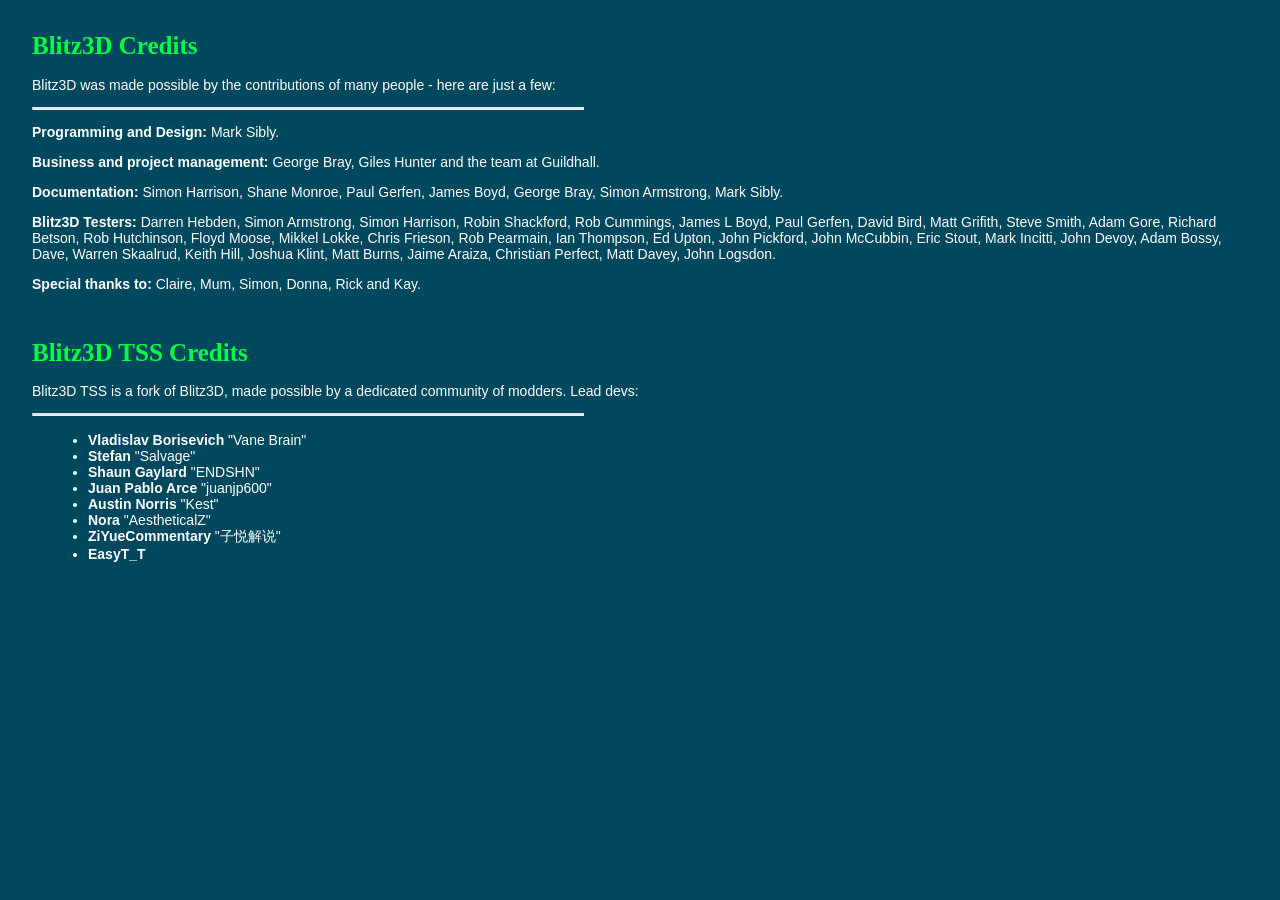
<file: _release/help/credits.html>
<html>
	<head>
		<meta charset="UTF-8"/>
		<title>Credits</title>
	</head>
	<style>
		*{
			font-family: "Consolas", sans-serif;
		}
		body{
			color: #ffffff;
			font: 14px Consolas;
			background: #00485e;
			margin: 32px;
		}
		h1{
			color: #00ff44;
			font: bold 25px Consolas;
		}

		a{
			color: #ffff00;
			text-decoration: none;
		}

		a:hover{
			color: #00ff44;
			text-decoration: underline;
		}

		ul{
			color: #ffffff;
			list-style-type: disc;
			margin: 16px;
		}

		hr{
		  border-top: 2px solid #dfe4ea;
		  position: relative;
		  z-index: 100;
		  width: 550px;
		}
	</style>
	<body>
		<h1>Blitz3D Credits</h1>
		<p>Blitz3D was made possible by the contributions of many people - here are just a few:</p>
		<hr align="left"/>
		<p><b>Programming and Design: </b>Mark Sibly.</p>
		<p><b>Business and project management: </b>George Bray, Giles Hunter and the team at Guildhall.</p>
		<p><b>Documentation: </b>Simon Harrison, Shane Monroe, Paul Gerfen, James Boyd, George Bray, Simon Armstrong, Mark Sibly.</p>
		<p><b>Blitz3D Testers: </b>Darren Hebden, Simon Armstrong, Simon Harrison, Robin Shackford, Rob Cummings, James L Boyd, Paul Gerfen, David Bird, Matt Grifith, Steve Smith, Adam Gore, Richard Betson, Rob Hutchinson, Floyd Moose, Mikkel Lokke, Chris Frieson, Rob Pearmain, Ian Thompson, Ed Upton, John Pickford, John McCubbin, Eric Stout, Mark Incitti, John Devoy, Adam Bossy, Dave, Warren Skaalrud, Keith Hill, Joshua Klint, Matt Burns, Jaime Araiza, Christian Perfect, Matt Davey, John Logsdon.</p>
		<p><b>Special thanks to: </b>Claire, Mum, Simon, Donna, Rick and Kay.</p>
		<br>
		<h1>Blitz3D TSS Credits</h1>
		<p>Blitz3D TSS is a fork of Blitz3D, made possible by a dedicated community of modders. Lead devs:<br></p>
		<hr align="left">

		<ul>
			<li><b>Vladislav Borisevich</b> "Vane Brain"</li>
			<li><b>Stefan</b> "Salvage"</li>
			<li><b>Shaun Gaylard</b> "ENDSHN"</li>
			<li><b>Juan Pablo Arce</b> "juanjp600"</li>
			<li><b>Austin Norris</b> "Kest"</li>
			<li><b>Nora</b> "AestheticalZ"</li>
			<li><b>ZiYueCommentary</b> "子悦解说"</li>
			<li><b>EasyT_T</b></li>
		</ul>
	</body>
</html>
</file>
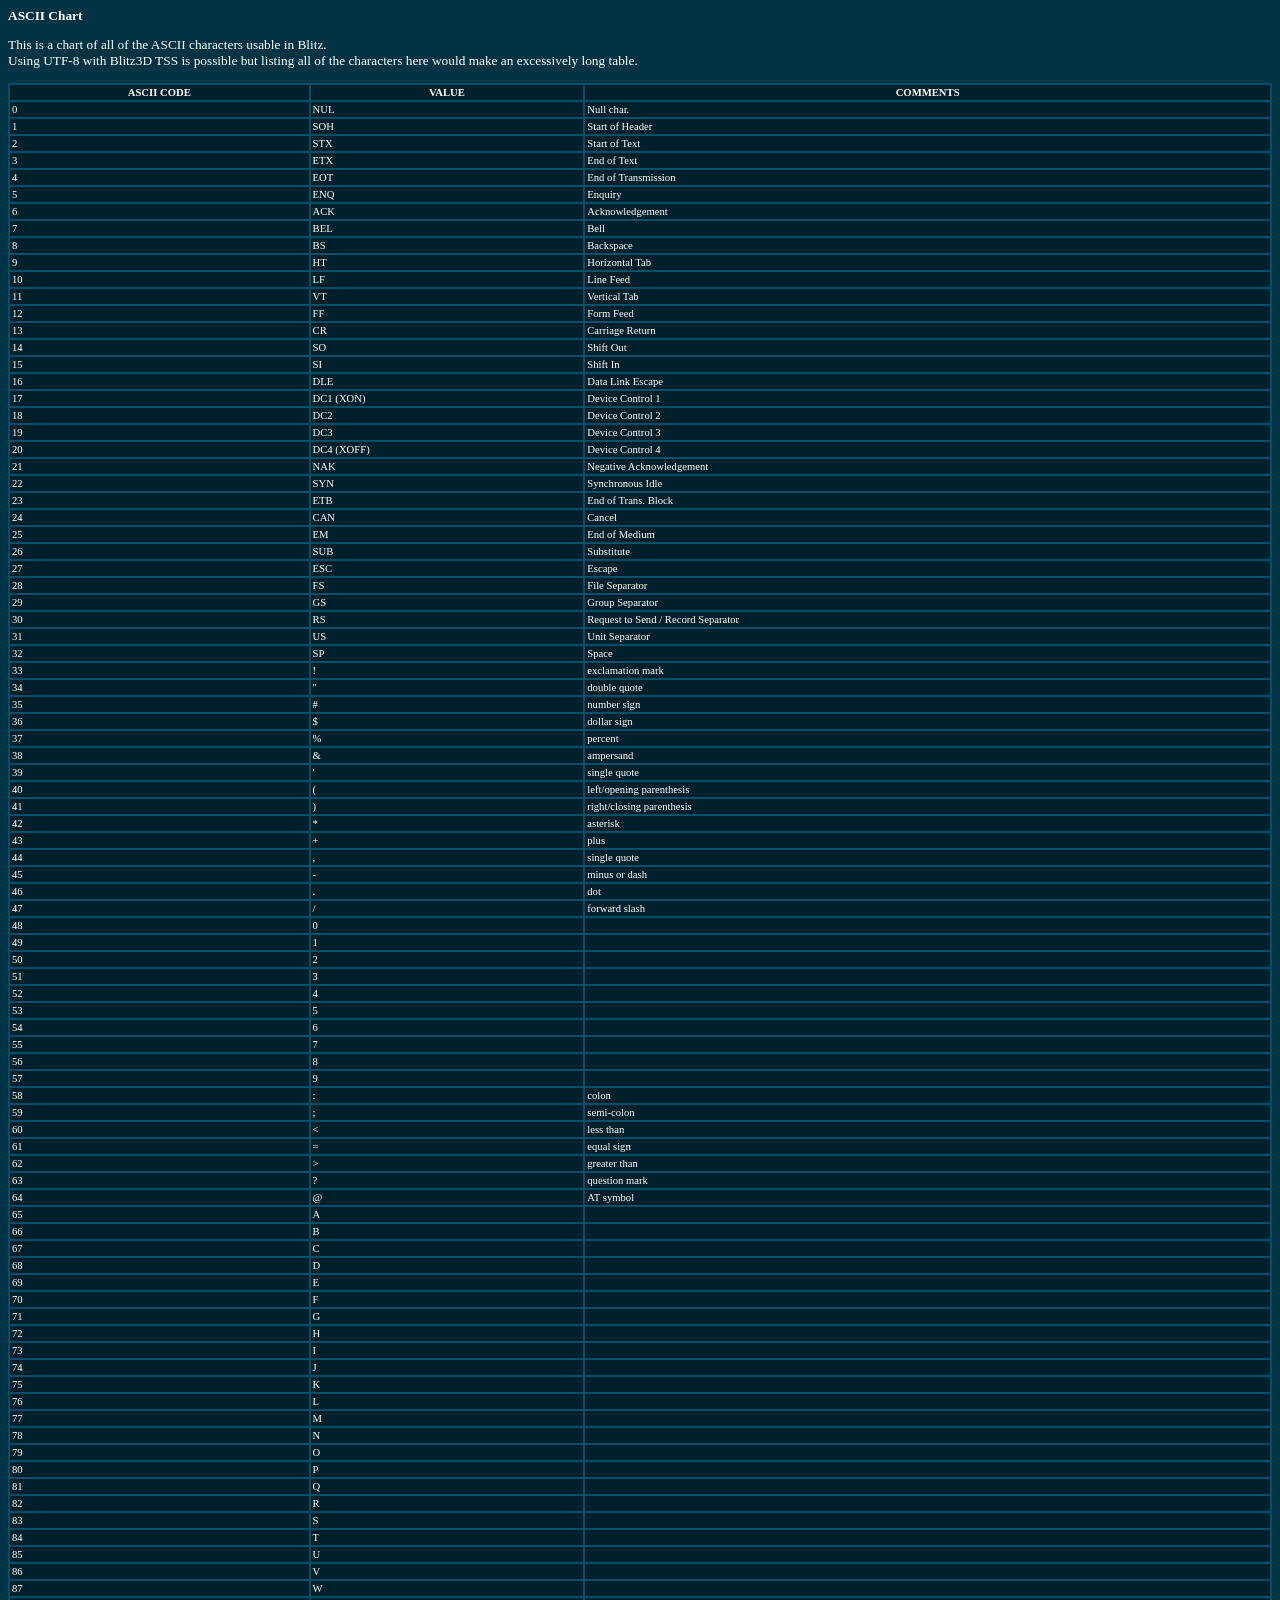
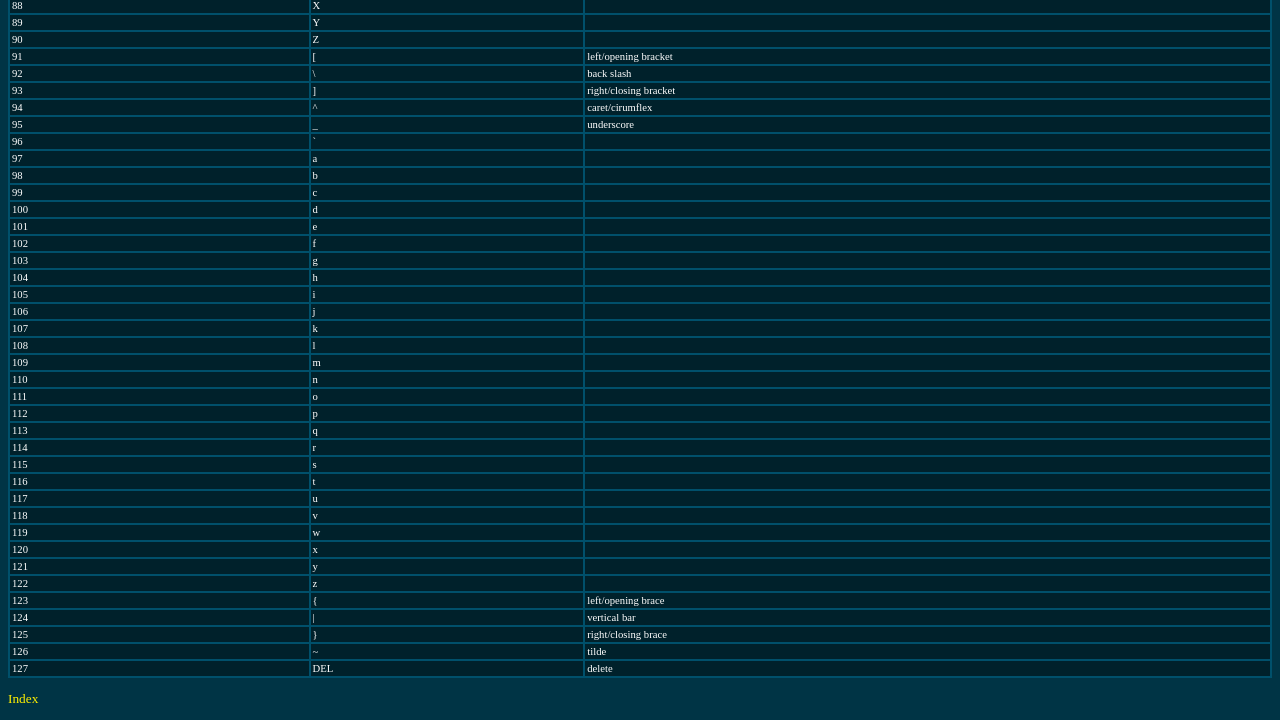
<file: _release/help/commands/ascii.htm>
<html>

<head>
    <meta http-equiv="Content-Language" content="en-gb">
    <meta name="GENERATOR" content="Microsoft FrontPage 5.0">
    <meta name="ProgId" content="FrontPage.Editor.Document">
    <meta http-equiv="Content-Type" content="text/html; charset=windows-1252">
    <title>Scancodes</title>
    <link rel="stylesheet" type="text/css" href="css/commands.css">
</head>

<body>

    <h1>ASCII Chart</h1>
    <p>
        This is a chart of all of the ASCII characters usable in Blitz.
        <br> 
        Using UTF-8 with Blitz3D TSS is possible but listing all of the characters here would make an excessively long table.
    </p>
    <table width="100%" border="1" cellpadding="2" bordercolor="#00506b" cellspacing="0">
        <tr>
            <td align="center"><b>ASCII CODE</b></td>
            <td align="center"><b>VALUE</b></td>
            <td align="center"><b>COMMENTS</b></td>
        </tr>
        <tr>
            <td>0</td>
            <td>NUL</td>
            <td>Null char.</td>
        </tr>
        <tr>
            <td>1</td>
            <td>SOH</td>
            <td>Start of Header</td>
        </tr>
        <tr>
            <td>2</td>
            <td>STX</td>
            <td>Start of Text</td>
        </tr>
        <tr>
            <td>3</td>
            <td>ETX</td>
            <td>End of Text</td>
        </tr>
        <tr>
            <td>4</td>
            <td>EOT</td>
            <td>End of Transmission</td>
        </tr>
        <tr>
            <td>5</td>
            <td>ENQ</td>
            <td>Enquiry</td>
        </tr>
        <tr>
            <td>6</td>
            <td>ACK</td>
            <td>Acknowledgement</td>
        </tr>
        <tr>
            <td>7</td>
            <td>BEL</td>
            <td>Bell</td>
        </tr>
        <tr>
            <td>8</td>
            <td>BS</td>
            <td>Backspace</td>
        </tr>
        <tr>
            <td>9</td>
            <td>HT</td>
            <td>Horizontal Tab</td>
        </tr>
        <tr>
            <td>10</td>
            <td>LF</td>
            <td>Line Feed</td>
        </tr>
        <tr>
            <td>11</td>
            <td>VT</td>
            <td>Vertical Tab</td>
        </tr>
        <tr>
            <td>12</td>
            <td>FF</td>
            <td>Form Feed</td>
        </tr>
        <tr>
            <td>13</td>
            <td>CR</td>
            <td>Carriage Return</td>
        </tr>
        <tr>
            <td>14</td>
            <td>SO</td>
            <td>Shift Out</td>
        </tr>
        <tr>
            <td>15</td>
            <td>SI</td>
            <td>Shift In</td>
        </tr>
        <tr>
            <td>16</td>
            <td>DLE</td>
            <td>Data Link Escape</td>
        </tr>
        <tr>
            <td>17</td>
            <td>DC1 (XON)</td>
            <td>Device Control 1</td>
        </tr>
        <tr>
            <td>18</td>
            <td>DC2</td>
            <td>Device Control 2</td>
        </tr>
        <tr>
            <td>19</td>
            <td>DC3</td>
            <td>Device Control 3</td>
        </tr>
        <tr>
            <td>20</td>
            <td>DC4 (XOFF)</td>
            <td>Device Control 4</td>
        </tr>
        <tr>
            <td>21</td>
            <td>NAK</td>
            <td>Negative Acknowledgement</td>
        </tr>
        <tr>
            <td>22</td>
            <td>SYN</td>
            <td>Synchronous Idle</td>
        </tr>
        <tr>
            <td>23</td>
            <td>ETB</td>
            <td>End of Trans. Block</td>
        </tr>
        <tr>
            <td>24</td>
            <td>CAN</td>
            <td>Cancel</td>
        </tr>
        <tr>
            <td>25</td>
            <td>EM</td>
            <td>End of Medium</td>
        </tr>
        <tr>
            <td>26</td>
            <td>SUB</td>
            <td>Substitute</td>
        </tr>
        <tr>
            <td>27</td>
            <td>ESC</td>
            <td>Escape</td>
        </tr>
        <tr>
            <td>28</td>
            <td>FS</td>
            <td>File Separator</td>
        </tr>
        <tr>
            <td>29</td>
            <td>GS</td>
            <td>Group Separator</td>
        </tr>
        <tr>
            <td>30</td>
            <td>RS</td>
            <td>Request to Send / Record Separator</td>
        </tr>
        <tr>
            <td>31</td>
            <td>US</td>
            <td>Unit Separator</td>
        </tr>
        <tr>
            <td>32</td>
            <td>SP</td>
            <td>Space</td>
        </tr>
        <tr>
            <td>33</td>
            <td>!</td>
            <td>exclamation mark</td>
        </tr>
        <tr>
            <td>34</td>
            <td>&quot;</td>
            <td>double quote</td>
        </tr>
        <tr>
            <td>35</td>
            <td>#</td>
            <td>number sign</td>
        </tr>
        <tr>
            <td>36</td>
            <td>$</td>
            <td>dollar sign</td>
        </tr>
        <tr>
            <td>37</td>
            <td>%</td>
            <td>percent</td>
        </tr>
        <tr>
            <td>38</td>
            <td>&amp;</td>
            <td>ampersand</td>
        </tr>
        <tr>
            <td>39</td>
            <td>&#39;</td>
            <td>single quote</td>
        </tr>
        <tr>
            <td>40</td>
            <td>(</td>
            <td>left/opening parenthesis</td>
        </tr>
        <tr>
            <td>41</td>
            <td>)</td>
            <td>right/closing parenthesis</td>
        </tr>
        <tr>
            <td>42</td>
            <td>*</td>
            <td>asterisk</td>
        </tr>
        <tr>
            <td>43</td>
            <td>+</td>
            <td>plus</td>
        </tr>
        <tr>
            <td>44</td>
            <td>,</td>
            <td>single quote</td>
        </tr>
        <tr>
            <td>45</td>
            <td>-</td>
            <td>minus or dash</td>
        </tr>
        <tr>
            <td>46</td>
            <td>.</td>
            <td>dot</td>
        </tr>
        <tr>
            <td>47</td>
            <td>/</td>
            <td>forward slash</td>
        </tr>
        <tr>
            <td>48</td>
            <td>0</td>
            <td>&nbsp;</td>
        </tr>
        <tr>
            <td>49</td>
            <td>1</td>
            <td>&nbsp;</td>
        </tr>
        <tr>
            <td>50</td>
            <td>2</td>
            <td>&nbsp;</td>
        </tr>
        <tr>
            <td>51</td>
            <td>3</td>
            <td>&nbsp;</td>
        </tr>
        <tr>
            <td>52</td>
            <td>4</td>
            <td>&nbsp;</td>
        </tr>
        <tr>
            <td>53</td>
            <td>5</td>
            <td>&nbsp;</td>
        </tr>
        <tr>
            <td>54</td>
            <td>6</td>
            <td>&nbsp;</td>
        </tr>
        <tr>
            <td>55</td>
            <td>7</td>
            <td>&nbsp;</td>
        </tr>
        <tr>
            <td>56</td>
            <td>8</td>
            <td>&nbsp;</td>
        </tr>
        <tr>
            <td>57</td>
            <td>9</td>
            <td>&nbsp;</td>
        </tr>
        <tr>
            <td>58</td>
            <td>:</td>
            <td>colon</td>
        </tr>
        <tr>
            <td>59</td>
            <td>;</td>
            <td>semi-colon</td>
        </tr>
        <tr>
            <td>60</td>
            <td>&lt;</td>
            <td>less than</td>
        </tr>
        <tr>
            <td>61</td>
            <td>=</td>
            <td>equal sign</td>
        </tr>
        <tr>
            <td>62</td>
            <td>&gt;</td>
            <td>greater than</td>
        </tr>
        <tr>
            <td>63</td>
            <td>?</td>
            <td>question mark</td>
        </tr>
        <tr>
            <td>64</td>
            <td>@</td>
            <td>AT symbol</td>
        </tr>
        <tr>
            <td>65</td>
            <td>A</td>
            <td>&nbsp;</td>
        </tr>
        <tr>
            <td>66</td>
            <td>B</td>
            <td>&nbsp;</td>
        </tr>
        <tr>
            <td>67</td>
            <td>C</td>
            <td>&nbsp;</td>
        </tr>
        <tr>
            <td>68</td>
            <td>D</td>
            <td>&nbsp;</td>
        </tr>
        <tr>
            <td>69</td>
            <td>E</td>
            <td>&nbsp;</td>
        </tr>
        <tr>
            <td>70</td>
            <td>F</td>
            <td>&nbsp;</td>
        </tr>
        <tr>
            <td>71</td>
            <td>G</td>
            <td>&nbsp;</td>
        </tr>
        <tr>
            <td>72</td>
            <td>H</td>
            <td>&nbsp;</td>
        </tr>
        <tr>
            <td>73</td>
            <td>I</td>
            <td>&nbsp;</td>
        </tr>
        <tr>
            <td>74</td>
            <td>J</td>
            <td>&nbsp;</td>
        </tr>
        <tr>
            <td>75</td>
            <td>K</td>
            <td>&nbsp;</td>
        </tr>
        <tr>
            <td>76</td>
            <td>L</td>
            <td>&nbsp;</td>
        </tr>
        <tr>
            <td>77</td>
            <td>M</td>
            <td>&nbsp;</td>
        </tr>
        <tr>
            <td>78</td>
            <td>N</td>
            <td>&nbsp;</td>
        </tr>
        <tr>
            <td>79</td>
            <td>O</td>
            <td>&nbsp;</td>
        </tr>
        <tr>
            <td>80</td>
            <td>P</td>
            <td>&nbsp;</td>
        </tr>
        <tr>
            <td>81</td>
            <td>Q</td>
            <td>&nbsp;</td>
        </tr>
        <tr>
            <td>82</td>
            <td>R</td>
            <td>&nbsp;</td>
        </tr>
        <tr>
            <td>83</td>
            <td>S</td>
            <td>&nbsp;</td>
        </tr>
        <tr>
            <td>84</td>
            <td>T</td>
            <td>&nbsp;</td>
        </tr>
        <tr>
            <td>85</td>
            <td>U</td>
            <td>&nbsp;</td>
        </tr>
        <tr>
            <td>86</td>
            <td>V</td>
            <td>&nbsp;</td>
        </tr>
        <tr>
            <td>87</td>
            <td>W</td>
            <td>&nbsp;</td>
        </tr>
        <tr>
            <td>88</td>
            <td>X</td>
            <td>&nbsp;</td>
        </tr>
        <tr>
            <td>89</td>
            <td>Y</td>
            <td>&nbsp;</td>
        </tr>
        <tr>
            <td>90</td>
            <td>Z</td>
            <td>&nbsp;</td>
        </tr>
        <tr>
            <td>91</td>
            <td>[</td>
            <td>left/opening bracket</td>
        </tr>
        <tr>
            <td>92</td>
            <td>\</td>
            <td>back slash</td>
        </tr>
        <tr>
            <td>93</td>
            <td>]</td>
            <td>right/closing bracket</td>
        </tr>
        <tr>
            <td>94</td>
            <td>^</td>
            <td>caret/cirumflex</td>
        </tr>
        <tr>
            <td>95</td>
            <td>_</td>
            <td>underscore</td>
        </tr>
        <tr>
            <td>96</td>
            <td>`</td>
            <td>&nbsp;</td>
        </tr>
        <tr>
            <td>97</td>
            <td>a</td>
            <td>&nbsp;</td>
        </tr>
        <tr>
            <td>98</td>
            <td>b</td>
            <td>&nbsp;</td>
        </tr>
        <tr>
            <td>99</td>
            <td>c</td>
            <td>&nbsp;</td>
        </tr>
        <tr>
            <td>100</td>
            <td>d</td>
            <td>&nbsp;</td>
        </tr>
        <tr>
            <td>101</td>
            <td>e</td>
            <td>&nbsp;</td>
        </tr>
        <tr>
            <td>102</td>
            <td>f</td>
            <td>&nbsp;</td>
        </tr>
        <tr>
            <td>103</td>
            <td>g</td>
            <td>&nbsp;</td>
        </tr>
        <tr>
            <td>104</td>
            <td>h</td>
            <td>&nbsp;</td>
        </tr>
        <tr>
            <td>105</td>
            <td>i</td>
            <td>&nbsp;</td>
        </tr>
        <tr>
            <td>106</td>
            <td>j</td>
            <td>&nbsp;</td>
        </tr>
        <tr>
            <td>107</td>
            <td>k</td>
            <td>&nbsp;</td>
        </tr>
        <tr>
            <td>108</td>
            <td>l</td>
            <td>&nbsp;</td>
        </tr>
        <tr>
            <td>109</td>
            <td>m</td>
            <td>&nbsp;</td>
        </tr>
        <tr>
            <td>110</td>
            <td>n</td>
            <td>&nbsp;</td>
        </tr>
        <tr>
            <td>111</td>
            <td>o</td>
            <td>&nbsp;</td>
        </tr>
        <tr>
            <td>112</td>
            <td>p</td>
            <td>&nbsp;</td>
        </tr>
        <tr>
            <td>113</td>
            <td>q</td>
            <td>&nbsp;</td>
        </tr>
        <tr>
            <td>114</td>
            <td>r</td>
            <td>&nbsp;</td>
        </tr>
        <tr>
            <td>115</td>
            <td>s</td>
            <td>&nbsp;</td>
        </tr>
        <tr>
            <td>116</td>
            <td>t</td>
            <td>&nbsp;</td>
        </tr>
        <tr>
            <td>117</td>
            <td>u</td>
            <td>&nbsp;</td>
        </tr>
        <tr>
            <td>118</td>
            <td>v</td>
            <td>&nbsp;</td>
        </tr>
        <tr>
            <td>119</td>
            <td>w</td>
            <td>&nbsp;</td>
        </tr>
        <tr>
            <td>120</td>
            <td>x</td>
            <td>&nbsp;</td>
        </tr>
        <tr>
            <td>121</td>
            <td>y</td>
            <td>&nbsp;</td>
        </tr>
        <tr>
            <td>122</td>
            <td>z</td>
            <td>&nbsp;</td>
        </tr>
        <tr>
            <td>123</td>
            <td>{</td>
            <td>left/opening brace</td>
        </tr>
        <tr>
            <td>124</td>
            <td>|</td>
            <td>vertical bar</td>
        </tr>
        <tr>
            <td>125</td>
            <td>}</td>
            <td>right/closing brace</td>
        </tr>
        <tr>
            <td>126</td>
            <td>~</td>
            <td>tilde</td>
        </tr>
        <tr>
            <td>127</td>
            <td>DEL</td>
            <td>delete</td>
        </tr>
    </table>
    <p><a target="_top" href="index.htm">Index</a></p>

</body>

</html>
</file>
<file: freetype/docs/reference/site/assets/stylesheets/application.982221ab.css>
@charset "UTF-8";html{box-sizing:border-box}*,:after,:before{box-sizing:inherit}html{-webkit-text-size-adjust:none;-moz-text-size-adjust:none;-ms-text-size-adjust:none;text-size-adjust:none}body{margin:0}hr{overflow:visible;box-sizing:content-box}a{-webkit-text-decoration-skip:objects}a,button,input,label{-webkit-tap-highlight-color:transparent}a{color:inherit;text-decoration:none}small,sub,sup{font-size:80%}sub,sup{position:relative;line-height:0;vertical-align:baseline}sub{bottom:-.25em}sup{top:-.5em}img{border-style:none}table{border-collapse:separate;border-spacing:0}td,th{font-weight:400;vertical-align:top}button{margin:0;padding:0;border:0;outline-style:none;background:transparent;font-size:inherit}input{border:0;outline:0}.md-clipboard:before,.md-icon,.md-nav__button,.md-nav__link:after,.md-nav__title:before,.md-search-result__article--document:before,.md-source-file:before,.md-typeset .admonition>.admonition-title:before,.md-typeset .admonition>summary:before,.md-typeset .critic.comment:before,.md-typeset .footnote-backref,.md-typeset .task-list-control .task-list-indicator:before,.md-typeset details>.admonition-title:before,.md-typeset details>summary:before,.md-typeset summary:after{font-family:Material Icons;font-style:normal;font-variant:normal;font-weight:400;line-height:1;text-transform:none;white-space:nowrap;speak:none;word-wrap:normal;direction:ltr}.md-content__icon,.md-footer-nav__button,.md-header-nav__button,.md-nav__button,.md-nav__title:before,.md-search-result__article--document:before{display:inline-block;margin:.2rem;padding:.4rem;font-size:1.2rem;cursor:pointer}.md-icon--arrow-back:before{content:""}.md-icon--arrow-forward:before{content:""}.md-icon--menu:before{content:""}.md-icon--search:before{content:""}[dir=rtl] .md-icon--arrow-back:before{content:""}[dir=rtl] .md-icon--arrow-forward:before{content:""}body{-webkit-font-smoothing:antialiased;-moz-osx-font-smoothing:grayscale}body,input{color:rgba(0,0,0,.87);-webkit-font-feature-settings:"kern","liga";font-feature-settings:"kern","liga";font-family:Helvetica Neue,Helvetica,Arial,sans-serif}code,kbd,pre{color:rgba(0,0,0,.87);-webkit-font-feature-settings:"kern";font-feature-settings:"kern";font-family:Courier New,Courier,monospace}.md-typeset{font-size:.8rem;line-height:1.6;-webkit-print-color-adjust:exact}.md-typeset blockquote,.md-typeset ol,.md-typeset p,.md-typeset ul{margin:1em 0}.md-typeset h1{margin:0 0 2rem;color:rgba(0,0,0,.54);font-size:1.5625rem;line-height:1.3}.md-typeset h1,.md-typeset h2{font-weight:300;letter-spacing:-.01em}.md-typeset h2{margin:2rem 0 .8rem;font-size:1.25rem;line-height:1.4}.md-typeset h3{margin:1.6rem 0 .8rem;font-size:1rem;font-weight:400;letter-spacing:-.01em;line-height:1.5}.md-typeset h2+h3{margin-top:.8rem}.md-typeset h4{font-size:.8rem}.md-typeset h4,.md-typeset h5,.md-typeset h6{margin:.8rem 0;font-weight:700;letter-spacing:-.01em}.md-typeset h5,.md-typeset h6{color:rgba(0,0,0,.54);font-size:.64rem}.md-typeset h5{text-transform:uppercase}.md-typeset hr{margin:1.5em 0;border-bottom:.05rem dotted rgba(0,0,0,.26)}.md-typeset a{color:#3f51b5;word-break:break-word}.md-typeset a,.md-typeset a:before{transition:color .125s}.md-typeset a:active,.md-typeset a:hover{color:#536dfe}.md-typeset code,.md-typeset pre{background-color:hsla(0,0%,92.5%,.5);color:#37474f;font-size:85%;direction:ltr}.md-typeset code{margin:0 .29412em;padding:.07353em 0;border-radius:.1rem;box-shadow:.29412em 0 0 hsla(0,0%,92.5%,.5),-.29412em 0 0 hsla(0,0%,92.5%,.5);word-break:break-word;-webkit-box-decoration-break:clone;box-decoration-break:clone}.md-typeset h1 code,.md-typeset h2 code,.md-typeset h3 code,.md-typeset h4 code,.md-typeset h5 code,.md-typeset h6 code{margin:0;background-color:transparent;box-shadow:none}.md-typeset a>code{margin:inherit;padding:inherit;border-radius:none;background-color:inherit;color:inherit;box-shadow:none}.md-typeset pre{position:relative;margin:1em 0;border-radius:.1rem;line-height:1.4;-webkit-overflow-scrolling:touch}.md-typeset pre>code{display:block;margin:0;padding:.525rem .6rem;background-color:transparent;font-size:inherit;box-shadow:none;-webkit-box-decoration-break:none;box-decoration-break:none;overflow:auto}.md-typeset pre>code::-webkit-scrollbar{width:.2rem;height:.2rem}.md-typeset pre>code::-webkit-scrollbar-thumb{background-color:rgba(0,0,0,.26)}.md-typeset pre>code::-webkit-scrollbar-thumb:hover{background-color:#536dfe}.md-typeset kbd{padding:0 .29412em;border-radius:.15rem;border:.05rem solid #c9c9c9;border-bottom-color:#bcbcbc;background-color:#fcfcfc;color:#555;font-size:85%;box-shadow:0 .05rem 0 #b0b0b0;word-break:break-word}.md-typeset mark{margin:0 .25em;padding:.0625em 0;border-radius:.1rem;background-color:rgba(255,235,59,.5);box-shadow:.25em 0 0 rgba(255,235,59,.5),-.25em 0 0 rgba(255,235,59,.5);word-break:break-word;-webkit-box-decoration-break:clone;box-decoration-break:clone}.md-typeset abbr{border-bottom:.05rem dotted rgba(0,0,0,.54);text-decoration:none;cursor:help}.md-typeset small{opacity:.75}.md-typeset sub,.md-typeset sup{margin-left:.07812em}[dir=rtl] .md-typeset sub,[dir=rtl] .md-typeset sup{margin-right:.07812em;margin-left:0}.md-typeset blockquote{padding-left:.6rem;border-left:.2rem solid rgba(0,0,0,.26);color:rgba(0,0,0,.54)}[dir=rtl] .md-typeset blockquote{padding-right:.6rem;padding-left:0;border-right:.2rem solid rgba(0,0,0,.26);border-left:initial}.md-typeset ul{list-style-type:disc}.md-typeset ol,.md-typeset ul{margin-left:.625em;padding:0}[dir=rtl] .md-typeset ol,[dir=rtl] .md-typeset ul{margin-right:.625em;margin-left:0}.md-typeset ol ol,.md-typeset ul ol{list-style-type:lower-alpha}.md-typeset ol ol ol,.md-typeset ul ol ol{list-style-type:lower-roman}.md-typeset ol li,.md-typeset ul li{margin-bottom:.5em;margin-left:1.25em}[dir=rtl] .md-typeset ol li,[dir=rtl] .md-typeset ul li{margin-right:1.25em;margin-left:0}.md-typeset ol li blockquote,.md-typeset ol li p,.md-typeset ul li blockquote,.md-typeset ul li p{margin:.5em 0}.md-typeset ol li:last-child,.md-typeset ul li:last-child{margin-bottom:0}.md-typeset ol li ol,.md-typeset ol li ul,.md-typeset ul li ol,.md-typeset ul li ul{margin:.5em 0 .5em .625em}[dir=rtl] .md-typeset ol li ol,[dir=rtl] .md-typeset ol li ul,[dir=rtl] .md-typeset ul li ol,[dir=rtl] .md-typeset ul li ul{margin-right:.625em;margin-left:0}.md-typeset dd{margin:1em 0 1em 1.875em}[dir=rtl] .md-typeset dd{margin-right:1.875em;margin-left:0}.md-typeset iframe,.md-typeset img,.md-typeset svg{max-width:100%}.md-typeset table:not([class]){box-shadow:0 2px 2px 0 rgba(0,0,0,.14),0 1px 5px 0 rgba(0,0,0,.12),0 3px 1px -2px rgba(0,0,0,.2);display:inline-block;max-width:100%;border-radius:.1rem;font-size:.64rem;overflow:auto;-webkit-overflow-scrolling:touch}.md-typeset table:not([class])+*{margin-top:1.5em}.md-typeset table:not([class]) td:not([align]),.md-typeset table:not([class]) th:not([align]){text-align:left}[dir=rtl] .md-typeset table:not([class]) td:not([align]),[dir=rtl] .md-typeset table:not([class]) th:not([align]){text-align:right}.md-typeset table:not([class]) th{min-width:5rem;padding:.6rem .8rem;background-color:rgba(0,0,0,.54);color:#fff;vertical-align:top}.md-typeset table:not([class]) td{padding:.6rem .8rem;border-top:.05rem solid rgba(0,0,0,.07);vertical-align:top}.md-typeset table:not([class]) tr{transition:background-color .125s}.md-typeset table:not([class]) tr:hover{background-color:rgba(0,0,0,.035);box-shadow:inset 0 .05rem 0 #fff}.md-typeset table:not([class]) tr:first-child td{border-top:0}.md-typeset table:not([class]) a{word-break:normal}.md-typeset__scrollwrap{margin:1em -.8rem;overflow-x:auto;-webkit-overflow-scrolling:touch}.md-typeset .md-typeset__table{display:inline-block;margin-bottom:.5em;padding:0 .8rem}.md-typeset .md-typeset__table table{display:table;width:100%;margin:0;overflow:hidden}html{font-size:125%;overflow-x:hidden}body,html{height:100%}body{position:relative;font-size:.5rem}hr{display:block;height:.05rem;padding:0;border:0}.md-svg{display:none}.md-grid{max-width:61rem;margin-right:auto;margin-left:auto}.md-container,.md-main{overflow:auto}.md-container{display:table;width:100%;height:100%;padding-top:2.4rem;table-layout:fixed}.md-main{display:table-row;height:100%}.md-main__inner{height:100%;padding-top:1.5rem;padding-bottom:.05rem}.md-toggle{display:none}.md-overlay{position:fixed;top:0;width:0;height:0;transition:width 0s .25s,height 0s .25s,opacity .25s;background-color:rgba(0,0,0,.54);opacity:0;z-index:3}.md-flex{display:table}.md-flex__cell{display:table-cell;position:relative;vertical-align:top}.md-flex__cell--shrink{width:0}.md-flex__cell--stretch{display:table;width:100%;table-layout:fixed}.md-flex__ellipsis{display:table-cell;text-overflow:ellipsis;white-space:nowrap;overflow:hidden}.md-skip{position:fixed;width:.05rem;height:.05rem;margin:.5rem;padding:.3rem .5rem;clip:rect(.05rem);-webkit-transform:translateY(.4rem);transform:translateY(.4rem);border-radius:.1rem;background-color:rgba(0,0,0,.87);color:#fff;font-size:.64rem;opacity:0;overflow:hidden}.md-skip:focus{width:auto;height:auto;clip:auto;-webkit-transform:translateX(0);transform:translateX(0);transition:opacity .175s 75ms,-webkit-transform .25s cubic-bezier(.4,0,.2,1);transition:transform .25s cubic-bezier(.4,0,.2,1),opacity .175s 75ms;transition:transform .25s cubic-bezier(.4,0,.2,1),opacity .175s 75ms,-webkit-transform .25s cubic-bezier(.4,0,.2,1);opacity:1;z-index:10}@page{margin:25mm}.md-clipboard{position:absolute;top:.3rem;right:.3rem;width:1.4rem;height:1.4rem;border-radius:.1rem;font-size:.8rem;cursor:pointer;z-index:1;-webkit-backface-visibility:hidden;backface-visibility:hidden}.md-clipboard:before{transition:color .25s,opacity .25s;color:rgba(0,0,0,.07);content:"\E14D"}.codehilite:hover .md-clipboard:before,.md-typeset .highlight:hover .md-clipboard:before,pre:hover .md-clipboard:before{color:rgba(0,0,0,.54)}.md-clipboard:focus:before,.md-clipboard:hover:before{color:#536dfe}.md-clipboard__message{display:block;position:absolute;top:0;right:1.7rem;padding:.3rem .5rem;-webkit-transform:translateX(.4rem);transform:translateX(.4rem);transition:opacity .175s,-webkit-transform .25s cubic-bezier(.9,.1,.9,0);transition:transform .25s cubic-bezier(.9,.1,.9,0),opacity .175s;transition:transform .25s cubic-bezier(.9,.1,.9,0),opacity .175s,-webkit-transform .25s cubic-bezier(.9,.1,.9,0);border-radius:.1rem;background-color:rgba(0,0,0,.54);color:#fff;font-size:.64rem;white-space:nowrap;opacity:0;pointer-events:none}.md-clipboard__message--active{-webkit-transform:translateX(0);transform:translateX(0);transition:opacity .175s 75ms,-webkit-transform .25s cubic-bezier(.4,0,.2,1);transition:transform .25s cubic-bezier(.4,0,.2,1),opacity .175s 75ms;transition:transform .25s cubic-bezier(.4,0,.2,1),opacity .175s 75ms,-webkit-transform .25s cubic-bezier(.4,0,.2,1);opacity:1;pointer-events:auto}.md-clipboard__message:before{content:attr(aria-label)}.md-clipboard__message:after{display:block;position:absolute;top:50%;right:-.2rem;width:0;margin-top:-.2rem;border-color:transparent rgba(0,0,0,.54);border-style:solid;border-width:.2rem 0 .2rem .2rem;content:""}.md-content__inner{margin:0 .8rem 1.2rem;padding-top:.6rem}.md-content__inner:before{display:block;height:.4rem;content:""}.md-content__inner>:last-child{margin-bottom:0}.md-content__icon{position:relative;margin:.4rem 0;padding:0;float:right}.md-typeset .md-content__icon{color:rgba(0,0,0,.26)}.md-header{position:fixed;top:0;right:0;left:0;height:2.4rem;transition:background-color .25s,color .25s;background-color:#3f51b5;color:#fff;box-shadow:none;z-index:2;-webkit-backface-visibility:hidden;backface-visibility:hidden}.no-js .md-header{transition:none;box-shadow:none}.md-header[data-md-state=shadow]{transition:background-color .25s,color .25s,box-shadow .25s;box-shadow:0 0 .2rem rgba(0,0,0,.1),0 .2rem .4rem rgba(0,0,0,.2)}.md-header-nav{padding:0 .2rem}.md-header-nav__button{position:relative;transition:opacity .25s;z-index:1}.md-header-nav__button:hover{opacity:.7}.md-header-nav__button.md-logo *{display:block}.no-js .md-header-nav__button.md-icon--search{display:none}.md-header-nav__topic{display:block;position:absolute;transition:opacity .15s,-webkit-transform .4s cubic-bezier(.1,.7,.1,1);transition:transform .4s cubic-bezier(.1,.7,.1,1),opacity .15s;transition:transform .4s cubic-bezier(.1,.7,.1,1),opacity .15s,-webkit-transform .4s cubic-bezier(.1,.7,.1,1);text-overflow:ellipsis;white-space:nowrap;overflow:hidden}.md-header-nav__topic+.md-header-nav__topic{-webkit-transform:translateX(1.25rem);transform:translateX(1.25rem);transition:opacity .15s,-webkit-transform .4s cubic-bezier(1,.7,.1,.1);transition:transform .4s cubic-bezier(1,.7,.1,.1),opacity .15s;transition:transform .4s cubic-bezier(1,.7,.1,.1),opacity .15s,-webkit-transform .4s cubic-bezier(1,.7,.1,.1);opacity:0;z-index:-1;pointer-events:none}[dir=rtl] .md-header-nav__topic+.md-header-nav__topic{-webkit-transform:translateX(-1.25rem);transform:translateX(-1.25rem)}.no-js .md-header-nav__topic{position:static}.no-js .md-header-nav__topic+.md-header-nav__topic{display:none}.md-header-nav__title{padding:0 1rem;font-size:.9rem;line-height:2.4rem}.md-header-nav__title[data-md-state=active] .md-header-nav__topic{-webkit-transform:translateX(-1.25rem);transform:translateX(-1.25rem);transition:opacity .15s,-webkit-transform .4s cubic-bezier(1,.7,.1,.1);transition:transform .4s cubic-bezier(1,.7,.1,.1),opacity .15s;transition:transform .4s cubic-bezier(1,.7,.1,.1),opacity .15s,-webkit-transform .4s cubic-bezier(1,.7,.1,.1);opacity:0;z-index:-1;pointer-events:none}[dir=rtl] .md-header-nav__title[data-md-state=active] .md-header-nav__topic{-webkit-transform:translateX(1.25rem);transform:translateX(1.25rem)}.md-header-nav__title[data-md-state=active] .md-header-nav__topic+.md-header-nav__topic{-webkit-transform:translateX(0);transform:translateX(0);transition:opacity .15s,-webkit-transform .4s cubic-bezier(.1,.7,.1,1);transition:transform .4s cubic-bezier(.1,.7,.1,1),opacity .15s;transition:transform .4s cubic-bezier(.1,.7,.1,1),opacity .15s,-webkit-transform .4s cubic-bezier(.1,.7,.1,1);opacity:1;z-index:0;pointer-events:auto}.md-header-nav__source{display:none}.md-hero{transition:background .25s;background-color:#3f51b5;color:#fff;font-size:1rem;overflow:hidden}.md-hero__inner{margin-top:1rem;padding:.8rem .8rem .4rem;transition:opacity .25s,-webkit-transform .4s cubic-bezier(.1,.7,.1,1);transition:transform .4s cubic-bezier(.1,.7,.1,1),opacity .25s;transition:transform .4s cubic-bezier(.1,.7,.1,1),opacity .25s,-webkit-transform .4s cubic-bezier(.1,.7,.1,1);transition-delay:.1s}[data-md-state=hidden] .md-hero__inner{pointer-events:none;-webkit-transform:translateY(.625rem);transform:translateY(.625rem);transition:opacity .1s 0s,-webkit-transform 0s .4s;transition:transform 0s .4s,opacity .1s 0s;transition:transform 0s .4s,opacity .1s 0s,-webkit-transform 0s .4s;opacity:0}.md-hero--expand .md-hero__inner{margin-bottom:1.2rem}.md-footer-nav{background-color:rgba(0,0,0,.87);color:#fff}.md-footer-nav__inner{padding:.2rem;overflow:auto}.md-footer-nav__link{padding-top:1.4rem;padding-bottom:.4rem;transition:opacity .25s}.md-footer-nav__link:hover{opacity:.7}.md-footer-nav__link--prev{width:25%;float:left}[dir=rtl] .md-footer-nav__link--prev{float:right}.md-footer-nav__link--next{width:75%;float:right;text-align:right}[dir=rtl] .md-footer-nav__link--next{float:left;text-align:left}.md-footer-nav__button{transition:background .25s}.md-footer-nav__title{position:relative;padding:0 1rem;font-size:.9rem;line-height:2.4rem}.md-footer-nav__direction{position:absolute;right:0;left:0;margin-top:-1rem;padding:0 1rem;color:hsla(0,0%,100%,.7);font-size:.75rem}.md-footer-meta{background-color:rgba(0,0,0,.895)}.md-footer-meta__inner{padding:.2rem;overflow:auto}html .md-footer-meta.md-typeset a{color:hsla(0,0%,100%,.7)}html .md-footer-meta.md-typeset a:focus,html .md-footer-meta.md-typeset a:hover{color:#fff}.md-footer-copyright{margin:0 .6rem;padding:.4rem 0;color:hsla(0,0%,100%,.3);font-size:.64rem}.md-footer-copyright__highlight{color:hsla(0,0%,100%,.7)}.md-footer-social{margin:0 .4rem;padding:.2rem 0 .6rem}.md-footer-social__link{display:inline-block;width:1.6rem;height:1.6rem;font-size:.8rem;text-align:center}.md-footer-social__link:before{line-height:1.9}.md-nav{font-size:.7rem;line-height:1.3}.md-nav__title{display:block;padding:0 .6rem;font-weight:700;text-overflow:ellipsis;overflow:hidden}.md-nav__title:before{display:none;content:"\E5C4"}[dir=rtl] .md-nav__title:before{content:"\E5C8"}.md-nav__title .md-nav__button{display:none}.md-nav__list{margin:0;padding:0;list-style:none}.md-nav__item{padding:0 .6rem}.md-nav__item:last-child{padding-bottom:.6rem}.md-nav__item .md-nav__item{padding-right:0}[dir=rtl] .md-nav__item .md-nav__item{padding-right:.6rem;padding-left:0}.md-nav__item .md-nav__item:last-child{padding-bottom:0}.md-nav__button img{width:100%;height:auto}.md-nav__link{display:block;margin-top:.625em;transition:color .125s;text-overflow:ellipsis;cursor:pointer;overflow:hidden}.md-nav__item--nested>.md-nav__link:after{content:"\E313"}html .md-nav__link[for=__toc]{display:none}html .md-nav__link[for=__toc]~.md-nav{display:none}html .md-nav__link[for=__toc]+.md-nav__link:after{display:none}.md-nav__link[data-md-state=blur]{color:rgba(0,0,0,.54)}.md-nav__link--active,.md-nav__link:active{color:#3f51b5}.md-nav__item--nested>.md-nav__link{color:inherit}.md-nav__link:focus,.md-nav__link:hover{color:#536dfe}.md-nav__source,.no-js .md-search{display:none}.md-search__overlay{opacity:0;z-index:1}.md-search__form{position:relative}.md-search__input{position:relative;padding:0 2.2rem 0 3.6rem;text-overflow:ellipsis;z-index:2}[dir=rtl] .md-search__input{padding:0 3.6rem 0 2.2rem}.md-search__input::-webkit-input-placeholder{transition:color .25s cubic-bezier(.1,.7,.1,1)}.md-search__input:-ms-input-placeholder{transition:color .25s cubic-bezier(.1,.7,.1,1)}.md-search__input::-ms-input-placeholder{transition:color .25s cubic-bezier(.1,.7,.1,1)}.md-search__input::placeholder{transition:color .25s cubic-bezier(.1,.7,.1,1)}.md-search__input::-webkit-input-placeholder,.md-search__input~.md-search__icon{color:rgba(0,0,0,.54)}.md-search__input:-ms-input-placeholder,.md-search__input~.md-search__icon{color:rgba(0,0,0,.54)}.md-search__input::-ms-input-placeholder,.md-search__input~.md-search__icon{color:rgba(0,0,0,.54)}.md-search__input::placeholder,.md-search__input~.md-search__icon{color:rgba(0,0,0,.54)}.md-search__input::-ms-clear{display:none}.md-search__icon{position:absolute;transition:color .25s cubic-bezier(.1,.7,.1,1),opacity .25s;font-size:1.2rem;cursor:pointer;z-index:2}.md-search__icon:hover{opacity:.7}.md-search__icon[for=__search]{top:.3rem;left:.5rem}[dir=rtl] .md-search__icon[for=__search]{right:.5rem;left:auto}.md-search__icon[for=__search]:before{content:"\E8B6"}.md-search__icon[type=reset]{top:.3rem;right:.5rem;-webkit-transform:scale(.125);transform:scale(.125);transition:opacity .15s,-webkit-transform .15s cubic-bezier(.1,.7,.1,1);transition:transform .15s cubic-bezier(.1,.7,.1,1),opacity .15s;transition:transform .15s cubic-bezier(.1,.7,.1,1),opacity .15s,-webkit-transform .15s cubic-bezier(.1,.7,.1,1);opacity:0}[dir=rtl] .md-search__icon[type=reset]{right:auto;left:.5rem}[data-md-toggle=search]:checked~.md-header .md-search__input:valid~.md-search__icon[type=reset]{-webkit-transform:scale(1);transform:scale(1);opacity:1}[data-md-toggle=search]:checked~.md-header .md-search__input:valid~.md-search__icon[type=reset]:hover{opacity:.7}.md-search__output{position:absolute;width:100%;border-radius:0 0 .1rem .1rem;overflow:hidden;z-index:1}.md-search__scrollwrap{height:100%;background-color:#fff;box-shadow:inset 0 .05rem 0 rgba(0,0,0,.07);overflow-y:auto;-webkit-overflow-scrolling:touch}.md-search-result{color:rgba(0,0,0,.87);word-break:break-word}.md-search-result__meta{padding:0 .8rem;background-color:rgba(0,0,0,.07);color:rgba(0,0,0,.54);font-size:.64rem;line-height:1.8rem}.md-search-result__list{margin:0;padding:0;border-top:.05rem solid rgba(0,0,0,.07);list-style:none}.md-search-result__item{box-shadow:0 -.05rem 0 rgba(0,0,0,.07)}.md-search-result__link{display:block;transition:background .25s;outline:0;overflow:hidden}.md-search-result__link:hover,.md-search-result__link[data-md-state=active]{background-color:rgba(83,109,254,.1)}.md-search-result__link:hover .md-search-result__article:before,.md-search-result__link[data-md-state=active] .md-search-result__article:before{opacity:.7}.md-search-result__link:last-child .md-search-result__teaser{margin-bottom:.6rem}.md-search-result__article{position:relative;padding:0 .8rem;overflow:auto}.md-search-result__article--document:before{position:absolute;left:0;margin:.1rem;transition:opacity .25s;color:rgba(0,0,0,.54);content:"\E880"}[dir=rtl] .md-search-result__article--document:before{right:0;left:auto}.md-search-result__article--document .md-search-result__title{margin:.55rem 0;font-size:.8rem;font-weight:400;line-height:1.4}.md-search-result__title{margin:.5em 0;font-size:.64rem;font-weight:700;line-height:1.4}.md-search-result__teaser{display:-webkit-box;max-height:1.65rem;margin:.5em 0;color:rgba(0,0,0,.54);font-size:.64rem;line-height:1.4;text-overflow:ellipsis;overflow:hidden;-webkit-line-clamp:2}.md-search-result em{font-style:normal;font-weight:700;text-decoration:underline}.md-sidebar{position:absolute;width:12.1rem;padding:1.2rem 0;overflow:hidden}.md-sidebar[data-md-state=lock]{position:fixed;top:2.4rem}.md-sidebar--secondary{display:none}.md-sidebar__scrollwrap{max-height:100%;margin:0 .2rem;overflow-y:auto;-webkit-backface-visibility:hidden;backface-visibility:hidden}.md-sidebar__scrollwrap::-webkit-scrollbar{width:.2rem;height:.2rem}.md-sidebar__scrollwrap::-webkit-scrollbar-thumb{background-color:rgba(0,0,0,.26)}.md-sidebar__scrollwrap::-webkit-scrollbar-thumb:hover{background-color:#536dfe}@-webkit-keyframes md-source__facts--done{0%{height:0}to{height:.65rem}}@keyframes md-source__facts--done{0%{height:0}to{height:.65rem}}@-webkit-keyframes md-source__fact--done{0%{-webkit-transform:translateY(100%);transform:translateY(100%);opacity:0}50%{opacity:0}to{-webkit-transform:translateY(0);transform:translateY(0);opacity:1}}@keyframes md-source__fact--done{0%{-webkit-transform:translateY(100%);transform:translateY(100%);opacity:0}50%{opacity:0}to{-webkit-transform:translateY(0);transform:translateY(0);opacity:1}}.md-source{display:block;padding-right:.6rem;transition:opacity .25s;font-size:.65rem;line-height:1.2;white-space:nowrap}[dir=rtl] .md-source{padding-right:0;padding-left:.6rem}.md-source:hover{opacity:.7}.md-source:after{display:inline-block;height:2.4rem;content:"";vertical-align:middle}.md-source__icon{display:inline-block;width:2.4rem;height:2.4rem;content:"";vertical-align:middle}.md-source__icon svg{width:1.2rem;height:1.2rem;margin-top:.6rem;margin-left:.6rem}[dir=rtl] .md-source__icon svg{margin-right:.6rem;margin-left:0}.md-source__icon+.md-source__repository{margin-left:-2.2rem;padding-left:2rem}[dir=rtl] .md-source__icon+.md-source__repository{margin-right:-2.2rem;margin-left:0;padding-right:2rem;padding-left:0}.md-source__repository{display:inline-block;max-width:100%;margin-left:.6rem;font-weight:700;text-overflow:ellipsis;overflow:hidden;vertical-align:middle}.md-source__facts{margin:0;padding:0;font-size:.55rem;font-weight:700;list-style-type:none;opacity:.75;overflow:hidden}[data-md-state=done] .md-source__facts{-webkit-animation:md-source__facts--done .25s ease-in;animation:md-source__facts--done .25s ease-in}.md-source__fact{float:left}[dir=rtl] .md-source__fact{float:right}[data-md-state=done] .md-source__fact{-webkit-animation:md-source__fact--done .4s ease-out;animation:md-source__fact--done .4s ease-out}.md-source__fact:before{margin:0 .1rem;content:"\00B7"}.md-source__fact:first-child:before{display:none}.md-source-file{display:inline-block;margin:1em .5em 1em 0;padding-right:.25rem;border-radius:.1rem;background-color:rgba(0,0,0,.07);font-size:.64rem;list-style-type:none;cursor:pointer;overflow:hidden}.md-source-file:before{display:inline-block;margin-right:.25rem;padding:.25rem;background-color:rgba(0,0,0,.26);color:#fff;font-size:.8rem;content:"\E86F";vertical-align:middle}html .md-source-file{transition:background .4s,color .4s,box-shadow .4s cubic-bezier(.4,0,.2,1)}html .md-source-file:before{transition:inherit}html body .md-typeset .md-source-file{color:rgba(0,0,0,.54)}.md-source-file:hover{box-shadow:0 0 8px rgba(0,0,0,.18),0 8px 16px rgba(0,0,0,.36)}.md-source-file:hover:before{background-color:#536dfe}.md-tabs{width:100%;transition:background .25s;background-color:#3f51b5;color:#fff;overflow:auto}.md-tabs__list{margin:0 0 0 .2rem;padding:0;list-style:none;white-space:nowrap}.md-tabs__item{display:inline-block;height:2.4rem;padding-right:.6rem;padding-left:.6rem}.md-tabs__link{display:block;margin-top:.8rem;transition:opacity .25s,-webkit-transform .4s cubic-bezier(.1,.7,.1,1);transition:transform .4s cubic-bezier(.1,.7,.1,1),opacity .25s;transition:transform .4s cubic-bezier(.1,.7,.1,1),opacity .25s,-webkit-transform .4s cubic-bezier(.1,.7,.1,1);font-size:.7rem;opacity:.7}.md-tabs__link--active,.md-tabs__link:hover{color:inherit;opacity:1}.md-tabs__item:nth-child(2) .md-tabs__link{transition-delay:.02s}.md-tabs__item:nth-child(3) .md-tabs__link{transition-delay:.04s}.md-tabs__item:nth-child(4) .md-tabs__link{transition-delay:.06s}.md-tabs__item:nth-child(5) .md-tabs__link{transition-delay:.08s}.md-tabs__item:nth-child(6) .md-tabs__link{transition-delay:.1s}.md-tabs__item:nth-child(7) .md-tabs__link{transition-delay:.12s}.md-tabs__item:nth-child(8) .md-tabs__link{transition-delay:.14s}.md-tabs__item:nth-child(9) .md-tabs__link{transition-delay:.16s}.md-tabs__item:nth-child(10) .md-tabs__link{transition-delay:.18s}.md-tabs__item:nth-child(11) .md-tabs__link{transition-delay:.2s}.md-tabs__item:nth-child(12) .md-tabs__link{transition-delay:.22s}.md-tabs__item:nth-child(13) .md-tabs__link{transition-delay:.24s}.md-tabs__item:nth-child(14) .md-tabs__link{transition-delay:.26s}.md-tabs__item:nth-child(15) .md-tabs__link{transition-delay:.28s}.md-tabs__item:nth-child(16) .md-tabs__link{transition-delay:.3s}.md-tabs[data-md-state=hidden]{pointer-events:none}.md-tabs[data-md-state=hidden] .md-tabs__link{-webkit-transform:translateY(50%);transform:translateY(50%);transition:color .25s,opacity .1s,-webkit-transform 0s .4s;transition:color .25s,transform 0s .4s,opacity .1s;transition:color .25s,transform 0s .4s,opacity .1s,-webkit-transform 0s .4s;opacity:0}.md-typeset .admonition,.md-typeset details{box-shadow:0 2px 2px 0 rgba(0,0,0,.14),0 1px 5px 0 rgba(0,0,0,.12),0 3px 1px -2px rgba(0,0,0,.2);position:relative;margin:1.5625em 0;padding:0 .6rem;border-left:.2rem solid #448aff;border-radius:.1rem;font-size:.64rem;overflow:auto}[dir=rtl] .md-typeset .admonition,[dir=rtl] .md-typeset details{border-right:.2rem solid #448aff;border-left:none}html .md-typeset .admonition>:last-child,html .md-typeset details>:last-child{margin-bottom:.6rem}.md-typeset .admonition .admonition,.md-typeset .admonition details,.md-typeset details .admonition,.md-typeset details details{margin:1em 0}.md-typeset .admonition>.admonition-title,.md-typeset .admonition>summary,.md-typeset details>.admonition-title,.md-typeset details>summary{margin:0 -.6rem;padding:.4rem .6rem .4rem 2rem;border-bottom:.05rem solid rgba(68,138,255,.1);background-color:rgba(68,138,255,.1);font-weight:700}[dir=rtl] .md-typeset .admonition>.admonition-title,[dir=rtl] .md-typeset .admonition>summary,[dir=rtl] .md-typeset details>.admonition-title,[dir=rtl] .md-typeset details>summary{padding:.4rem 2rem .4rem .6rem}.md-typeset .admonition>.admonition-title:last-child,.md-typeset .admonition>summary:last-child,.md-typeset details>.admonition-title:last-child,.md-typeset details>summary:last-child{margin-bottom:0}.md-typeset .admonition>.admonition-title:before,.md-typeset .admonition>summary:before,.md-typeset details>.admonition-title:before,.md-typeset details>summary:before{position:absolute;left:.6rem;color:#448aff;font-size:1rem;content:"\E3C9"}[dir=rtl] .md-typeset .admonition>.admonition-title:before,[dir=rtl] .md-typeset .admonition>summary:before,[dir=rtl] .md-typeset details>.admonition-title:before,[dir=rtl] .md-typeset details>summary:before{right:.6rem;left:auto}.md-typeset .admonition.abstract,.md-typeset .admonition.summary,.md-typeset .admonition.tldr,.md-typeset details.abstract,.md-typeset details.summary,.md-typeset details.tldr{border-left-color:#00b0ff}[dir=rtl] .md-typeset .admonition.abstract,[dir=rtl] .md-typeset .admonition.summary,[dir=rtl] .md-typeset .admonition.tldr,[dir=rtl] .md-typeset details.abstract,[dir=rtl] .md-typeset details.summary,[dir=rtl] .md-typeset details.tldr{border-right-color:#00b0ff}.md-typeset .admonition.abstract>.admonition-title,.md-typeset .admonition.abstract>summary,.md-typeset .admonition.summary>.admonition-title,.md-typeset .admonition.summary>summary,.md-typeset .admonition.tldr>.admonition-title,.md-typeset .admonition.tldr>summary,.md-typeset details.abstract>.admonition-title,.md-typeset details.abstract>summary,.md-typeset details.summary>.admonition-title,.md-typeset details.summary>summary,.md-typeset details.tldr>.admonition-title,.md-typeset details.tldr>summary{border-bottom-color:.05rem solid rgba(0,176,255,.1);background-color:rgba(0,176,255,.1)}.md-typeset .admonition.abstract>.admonition-title:before,.md-typeset .admonition.abstract>summary:before,.md-typeset .admonition.summary>.admonition-title:before,.md-typeset .admonition.summary>summary:before,.md-typeset .admonition.tldr>.admonition-title:before,.md-typeset .admonition.tldr>summary:before,.md-typeset details.abstract>.admonition-title:before,.md-typeset details.abstract>summary:before,.md-typeset details.summary>.admonition-title:before,.md-typeset details.summary>summary:before,.md-typeset details.tldr>.admonition-title:before,.md-typeset details.tldr>summary:before{color:#00b0ff;content:""}.md-typeset .admonition.info,.md-typeset .admonition.todo,.md-typeset details.info,.md-typeset details.todo{border-left-color:#00b8d4}[dir=rtl] .md-typeset .admonition.info,[dir=rtl] .md-typeset .admonition.todo,[dir=rtl] .md-typeset details.info,[dir=rtl] .md-typeset details.todo{border-right-color:#00b8d4}.md-typeset .admonition.info>.admonition-title,.md-typeset .admonition.info>summary,.md-typeset .admonition.todo>.admonition-title,.md-typeset .admonition.todo>summary,.md-typeset details.info>.admonition-title,.md-typeset details.info>summary,.md-typeset details.todo>.admonition-title,.md-typeset details.todo>summary{border-bottom-color:.05rem solid rgba(0,184,212,.1);background-color:rgba(0,184,212,.1)}.md-typeset .admonition.info>.admonition-title:before,.md-typeset .admonition.info>summary:before,.md-typeset .admonition.todo>.admonition-title:before,.md-typeset .admonition.todo>summary:before,.md-typeset details.info>.admonition-title:before,.md-typeset details.info>summary:before,.md-typeset details.todo>.admonition-title:before,.md-typeset details.todo>summary:before{color:#00b8d4;content:""}.md-typeset .admonition.hint,.md-typeset .admonition.important,.md-typeset .admonition.tip,.md-typeset details.hint,.md-typeset details.important,.md-typeset details.tip{border-left-color:#00bfa5}[dir=rtl] .md-typeset .admonition.hint,[dir=rtl] .md-typeset .admonition.important,[dir=rtl] .md-typeset .admonition.tip,[dir=rtl] .md-typeset details.hint,[dir=rtl] .md-typeset details.important,[dir=rtl] .md-typeset details.tip{border-right-color:#00bfa5}.md-typeset .admonition.hint>.admonition-title,.md-typeset .admonition.hint>summary,.md-typeset .admonition.important>.admonition-title,.md-typeset .admonition.important>summary,.md-typeset .admonition.tip>.admonition-title,.md-typeset .admonition.tip>summary,.md-typeset details.hint>.admonition-title,.md-typeset details.hint>summary,.md-typeset details.important>.admonition-title,.md-typeset details.important>summary,.md-typeset details.tip>.admonition-title,.md-typeset details.tip>summary{border-bottom-color:.05rem solid rgba(0,191,165,.1);background-color:rgba(0,191,165,.1)}.md-typeset .admonition.hint>.admonition-title:before,.md-typeset .admonition.hint>summary:before,.md-typeset .admonition.important>.admonition-title:before,.md-typeset .admonition.important>summary:before,.md-typeset .admonition.tip>.admonition-title:before,.md-typeset .admonition.tip>summary:before,.md-typeset details.hint>.admonition-title:before,.md-typeset details.hint>summary:before,.md-typeset details.important>.admonition-title:before,.md-typeset details.important>summary:before,.md-typeset details.tip>.admonition-title:before,.md-typeset details.tip>summary:before{color:#00bfa5;content:""}.md-typeset .admonition.check,.md-typeset .admonition.done,.md-typeset .admonition.success,.md-typeset details.check,.md-typeset details.done,.md-typeset details.success{border-left-color:#00c853}[dir=rtl] .md-typeset .admonition.check,[dir=rtl] .md-typeset .admonition.done,[dir=rtl] .md-typeset .admonition.success,[dir=rtl] .md-typeset details.check,[dir=rtl] .md-typeset details.done,[dir=rtl] .md-typeset details.success{border-right-color:#00c853}.md-typeset .admonition.check>.admonition-title,.md-typeset .admonition.check>summary,.md-typeset .admonition.done>.admonition-title,.md-typeset .admonition.done>summary,.md-typeset .admonition.success>.admonition-title,.md-typeset .admonition.success>summary,.md-typeset details.check>.admonition-title,.md-typeset details.check>summary,.md-typeset details.done>.admonition-title,.md-typeset details.done>summary,.md-typeset details.success>.admonition-title,.md-typeset details.success>summary{border-bottom-color:.05rem solid rgba(0,200,83,.1);background-color:rgba(0,200,83,.1)}.md-typeset .admonition.check>.admonition-title:before,.md-typeset .admonition.check>summary:before,.md-typeset .admonition.done>.admonition-title:before,.md-typeset .admonition.done>summary:before,.md-typeset .admonition.success>.admonition-title:before,.md-typeset .admonition.success>summary:before,.md-typeset details.check>.admonition-title:before,.md-typeset details.check>summary:before,.md-typeset details.done>.admonition-title:before,.md-typeset details.done>summary:before,.md-typeset details.success>.admonition-title:before,.md-typeset details.success>summary:before{color:#00c853;content:""}.md-typeset .admonition.faq,.md-typeset .admonition.help,.md-typeset .admonition.question,.md-typeset details.faq,.md-typeset details.help,.md-typeset details.question{border-left-color:#64dd17}[dir=rtl] .md-typeset .admonition.faq,[dir=rtl] .md-typeset .admonition.help,[dir=rtl] .md-typeset .admonition.question,[dir=rtl] .md-typeset details.faq,[dir=rtl] .md-typeset details.help,[dir=rtl] .md-typeset details.question{border-right-color:#64dd17}.md-typeset .admonition.faq>.admonition-title,.md-typeset .admonition.faq>summary,.md-typeset .admonition.help>.admonition-title,.md-typeset .admonition.help>summary,.md-typeset .admonition.question>.admonition-title,.md-typeset .admonition.question>summary,.md-typeset details.faq>.admonition-title,.md-typeset details.faq>summary,.md-typeset details.help>.admonition-title,.md-typeset details.help>summary,.md-typeset details.question>.admonition-title,.md-typeset details.question>summary{border-bottom-color:.05rem solid rgba(100,221,23,.1);background-color:rgba(100,221,23,.1)}.md-typeset .admonition.faq>.admonition-title:before,.md-typeset .admonition.faq>summary:before,.md-typeset .admonition.help>.admonition-title:before,.md-typeset .admonition.help>summary:before,.md-typeset .admonition.question>.admonition-title:before,.md-typeset .admonition.question>summary:before,.md-typeset details.faq>.admonition-title:before,.md-typeset details.faq>summary:before,.md-typeset details.help>.admonition-title:before,.md-typeset details.help>summary:before,.md-typeset details.question>.admonition-title:before,.md-typeset details.question>summary:before{color:#64dd17;content:""}.md-typeset .admonition.attention,.md-typeset .admonition.caution,.md-typeset .admonition.warning,.md-typeset details.attention,.md-typeset details.caution,.md-typeset details.warning{border-left-color:#ff9100}[dir=rtl] .md-typeset .admonition.attention,[dir=rtl] .md-typeset .admonition.caution,[dir=rtl] .md-typeset .admonition.warning,[dir=rtl] .md-typeset details.attention,[dir=rtl] .md-typeset details.caution,[dir=rtl] .md-typeset details.warning{border-right-color:#ff9100}.md-typeset .admonition.attention>.admonition-title,.md-typeset .admonition.attention>summary,.md-typeset .admonition.caution>.admonition-title,.md-typeset .admonition.caution>summary,.md-typeset .admonition.warning>.admonition-title,.md-typeset .admonition.warning>summary,.md-typeset details.attention>.admonition-title,.md-typeset details.attention>summary,.md-typeset details.caution>.admonition-title,.md-typeset details.caution>summary,.md-typeset details.warning>.admonition-title,.md-typeset details.warning>summary{border-bottom-color:.05rem solid rgba(255,145,0,.1);background-color:rgba(255,145,0,.1)}.md-typeset .admonition.attention>.admonition-title:before,.md-typeset .admonition.attention>summary:before,.md-typeset .admonition.caution>.admonition-title:before,.md-typeset .admonition.caution>summary:before,.md-typeset .admonition.warning>.admonition-title:before,.md-typeset .admonition.warning>summary:before,.md-typeset details.attention>.admonition-title:before,.md-typeset details.attention>summary:before,.md-typeset details.caution>.admonition-title:before,.md-typeset details.caution>summary:before,.md-typeset details.warning>.admonition-title:before,.md-typeset details.warning>summary:before{color:#ff9100;content:""}.md-typeset .admonition.fail,.md-typeset .admonition.failure,.md-typeset .admonition.missing,.md-typeset details.fail,.md-typeset details.failure,.md-typeset details.missing{border-left-color:#ff5252}[dir=rtl] .md-typeset .admonition.fail,[dir=rtl] .md-typeset .admonition.failure,[dir=rtl] .md-typeset .admonition.missing,[dir=rtl] .md-typeset details.fail,[dir=rtl] .md-typeset details.failure,[dir=rtl] .md-typeset details.missing{border-right-color:#ff5252}.md-typeset .admonition.fail>.admonition-title,.md-typeset .admonition.fail>summary,.md-typeset .admonition.failure>.admonition-title,.md-typeset .admonition.failure>summary,.md-typeset .admonition.missing>.admonition-title,.md-typeset .admonition.missing>summary,.md-typeset details.fail>.admonition-title,.md-typeset details.fail>summary,.md-typeset details.failure>.admonition-title,.md-typeset details.failure>summary,.md-typeset details.missing>.admonition-title,.md-typeset details.missing>summary{border-bottom-color:.05rem solid rgba(255,82,82,.1);background-color:rgba(255,82,82,.1)}.md-typeset .admonition.fail>.admonition-title:before,.md-typeset .admonition.fail>summary:before,.md-typeset .admonition.failure>.admonition-title:before,.md-typeset .admonition.failure>summary:before,.md-typeset .admonition.missing>.admonition-title:before,.md-typeset .admonition.missing>summary:before,.md-typeset details.fail>.admonition-title:before,.md-typeset details.fail>summary:before,.md-typeset details.failure>.admonition-title:before,.md-typeset details.failure>summary:before,.md-typeset details.missing>.admonition-title:before,.md-typeset details.missing>summary:before{color:#ff5252;content:""}.md-typeset .admonition.danger,.md-typeset .admonition.error,.md-typeset details.danger,.md-typeset details.error{border-left-color:#ff1744}[dir=rtl] .md-typeset .admonition.danger,[dir=rtl] .md-typeset .admonition.error,[dir=rtl] .md-typeset details.danger,[dir=rtl] .md-typeset details.error{border-right-color:#ff1744}.md-typeset .admonition.danger>.admonition-title,.md-typeset .admonition.danger>summary,.md-typeset .admonition.error>.admonition-title,.md-typeset .admonition.error>summary,.md-typeset details.danger>.admonition-title,.md-typeset details.danger>summary,.md-typeset details.error>.admonition-title,.md-typeset details.error>summary{border-bottom-color:.05rem solid rgba(255,23,68,.1);background-color:rgba(255,23,68,.1)}.md-typeset .admonition.danger>.admonition-title:before,.md-typeset .admonition.danger>summary:before,.md-typeset .admonition.error>.admonition-title:before,.md-typeset .admonition.error>summary:before,.md-typeset details.danger>.admonition-title:before,.md-typeset details.danger>summary:before,.md-typeset details.error>.admonition-title:before,.md-typeset details.error>summary:before{color:#ff1744;content:""}.md-typeset .admonition.bug,.md-typeset details.bug{border-left-color:#f50057}[dir=rtl] .md-typeset .admonition.bug,[dir=rtl] .md-typeset details.bug{border-right-color:#f50057}.md-typeset .admonition.bug>.admonition-title,.md-typeset .admonition.bug>summary,.md-typeset details.bug>.admonition-title,.md-typeset details.bug>summary{border-bottom-color:.05rem solid rgba(245,0,87,.1);background-color:rgba(245,0,87,.1)}.md-typeset .admonition.bug>.admonition-title:before,.md-typeset .admonition.bug>summary:before,.md-typeset details.bug>.admonition-title:before,.md-typeset details.bug>summary:before{color:#f50057;content:""}.md-typeset .admonition.example,.md-typeset details.example{border-left-color:#651fff}[dir=rtl] .md-typeset .admonition.example,[dir=rtl] .md-typeset details.example{border-right-color:#651fff}.md-typeset .admonition.example>.admonition-title,.md-typeset .admonition.example>summary,.md-typeset details.example>.admonition-title,.md-typeset details.example>summary{border-bottom-color:.05rem solid rgba(101,31,255,.1);background-color:rgba(101,31,255,.1)}.md-typeset .admonition.example>.admonition-title:before,.md-typeset .admonition.example>summary:before,.md-typeset details.example>.admonition-title:before,.md-typeset details.example>summary:before{color:#651fff;content:""}.md-typeset .admonition.cite,.md-typeset .admonition.quote,.md-typeset details.cite,.md-typeset details.quote{border-left-color:#9e9e9e}[dir=rtl] .md-typeset .admonition.cite,[dir=rtl] .md-typeset .admonition.quote,[dir=rtl] .md-typeset details.cite,[dir=rtl] .md-typeset details.quote{border-right-color:#9e9e9e}.md-typeset .admonition.cite>.admonition-title,.md-typeset .admonition.cite>summary,.md-typeset .admonition.quote>.admonition-title,.md-typeset .admonition.quote>summary,.md-typeset details.cite>.admonition-title,.md-typeset details.cite>summary,.md-typeset details.quote>.admonition-title,.md-typeset details.quote>summary{border-bottom-color:.05rem solid hsla(0,0%,62%,.1);background-color:hsla(0,0%,62%,.1)}.md-typeset .admonition.cite>.admonition-title:before,.md-typeset .admonition.cite>summary:before,.md-typeset .admonition.quote>.admonition-title:before,.md-typeset .admonition.quote>summary:before,.md-typeset details.cite>.admonition-title:before,.md-typeset details.cite>summary:before,.md-typeset details.quote>.admonition-title:before,.md-typeset details.quote>summary:before{color:#9e9e9e;content:""}.codehilite .o,.codehilite .ow,.md-typeset .highlight .o,.md-typeset .highlight .ow{color:inherit}.codehilite .ge,.md-typeset .highlight .ge{color:#000}.codehilite .gr,.md-typeset .highlight .gr{color:#a00}.codehilite .gh,.md-typeset .highlight .gh{color:#999}.codehilite .go,.md-typeset .highlight .go{color:#888}.codehilite .gp,.md-typeset .highlight .gp{color:#555}.codehilite .gs,.md-typeset .highlight .gs{color:inherit}.codehilite .gu,.md-typeset .highlight .gu{color:#aaa}.codehilite .gt,.md-typeset .highlight .gt{color:#a00}.codehilite .gd,.md-typeset .highlight .gd{background-color:#fdd}.codehilite .gi,.md-typeset .highlight .gi{background-color:#dfd}.codehilite .k,.md-typeset .highlight .k{color:#3b78e7}.codehilite .kc,.md-typeset .highlight .kc{color:#a71d5d}.codehilite .kd,.codehilite .kn,.md-typeset .highlight .kd,.md-typeset .highlight .kn{color:#3b78e7}.codehilite .kp,.md-typeset .highlight .kp{color:#a71d5d}.codehilite .kr,.codehilite .kt,.md-typeset .highlight .kr,.md-typeset .highlight .kt{color:#3e61a2}.codehilite .c,.codehilite .cm,.md-typeset .highlight .c,.md-typeset .highlight .cm{color:#999}.codehilite .cp,.md-typeset .highlight .cp{color:#666}.codehilite .c1,.codehilite .ch,.codehilite .cs,.md-typeset .highlight .c1,.md-typeset .highlight .ch,.md-typeset .highlight .cs{color:#999}.codehilite .na,.codehilite .nb,.md-typeset .highlight .na,.md-typeset .highlight .nb{color:#c2185b}.codehilite .bp,.md-typeset .highlight .bp{color:#3e61a2}.codehilite .nc,.md-typeset .highlight .nc{color:#c2185b}.codehilite .no,.md-typeset .highlight .no{color:#3e61a2}.codehilite .nd,.codehilite .ni,.md-typeset .highlight .nd,.md-typeset .highlight .ni{color:#666}.codehilite .ne,.codehilite .nf,.md-typeset .highlight .ne,.md-typeset .highlight .nf{color:#c2185b}.codehilite .nl,.md-typeset .highlight .nl{color:#3b5179}.codehilite .nn,.md-typeset .highlight .nn{color:#ec407a}.codehilite .nt,.md-typeset .highlight .nt{color:#3b78e7}.codehilite .nv,.codehilite .vc,.codehilite .vg,.codehilite .vi,.md-typeset .highlight .nv,.md-typeset .highlight .vc,.md-typeset .highlight .vg,.md-typeset .highlight .vi{color:#3e61a2}.codehilite .nx,.md-typeset .highlight .nx{color:#ec407a}.codehilite .il,.codehilite .m,.codehilite .mf,.codehilite .mh,.codehilite .mi,.codehilite .mo,.md-typeset .highlight .il,.md-typeset .highlight .m,.md-typeset .highlight .mf,.md-typeset .highlight .mh,.md-typeset .highlight .mi,.md-typeset .highlight .mo{color:#e74c3c}.codehilite .s,.codehilite .sb,.codehilite .sc,.md-typeset .highlight .s,.md-typeset .highlight .sb,.md-typeset .highlight .sc{color:#0d904f}.codehilite .sd,.md-typeset .highlight .sd{color:#999}.codehilite .s2,.md-typeset .highlight .s2{color:#0d904f}.codehilite .se,.codehilite .sh,.codehilite .si,.codehilite .sx,.md-typeset .highlight .se,.md-typeset .highlight .sh,.md-typeset .highlight .si,.md-typeset .highlight .sx{color:#183691}.codehilite .sr,.md-typeset .highlight .sr{color:#009926}.codehilite .s1,.codehilite .ss,.md-typeset .highlight .s1,.md-typeset .highlight .ss{color:#0d904f}.codehilite .err,.md-typeset .highlight .err{color:#a61717}.codehilite .w,.md-typeset .highlight .w{color:transparent}.codehilite .hll,.md-typeset .highlight .hll{display:block;margin:0 -.6rem;padding:0 .6rem;background-color:rgba(255,235,59,.5)}.md-typeset .codehilite,.md-typeset .highlight{position:relative;margin:1em 0;padding:0;border-radius:.1rem;background-color:hsla(0,0%,92.5%,.5);color:#37474f;line-height:1.4;-webkit-overflow-scrolling:touch}.md-typeset .codehilite code,.md-typeset .codehilite pre,.md-typeset .highlight code,.md-typeset .highlight pre{display:block;margin:0;padding:.525rem .6rem;background-color:transparent;overflow:auto;vertical-align:top}.md-typeset .codehilite code::-webkit-scrollbar,.md-typeset .codehilite pre::-webkit-scrollbar,.md-typeset .highlight code::-webkit-scrollbar,.md-typeset .highlight pre::-webkit-scrollbar{width:.2rem;height:.2rem}.md-typeset .codehilite code::-webkit-scrollbar-thumb,.md-typeset .codehilite pre::-webkit-scrollbar-thumb,.md-typeset .highlight code::-webkit-scrollbar-thumb,.md-typeset .highlight pre::-webkit-scrollbar-thumb{background-color:rgba(0,0,0,.26)}.md-typeset .codehilite code::-webkit-scrollbar-thumb:hover,.md-typeset .codehilite pre::-webkit-scrollbar-thumb:hover,.md-typeset .highlight code::-webkit-scrollbar-thumb:hover,.md-typeset .highlight pre::-webkit-scrollbar-thumb:hover{background-color:#536dfe}.md-typeset pre.codehilite,.md-typeset pre.highlight{overflow:visible}.md-typeset pre.codehilite code,.md-typeset pre.highlight code{display:block;padding:.525rem .6rem;overflow:auto}.md-typeset .codehilitetable,.md-typeset .highlighttable{display:block;margin:1em 0;border-radius:.2em;font-size:.8rem;overflow:hidden}.md-typeset .codehilitetable tbody,.md-typeset .codehilitetable td,.md-typeset .highlighttable tbody,.md-typeset .highlighttable td{display:block;padding:0}.md-typeset .codehilitetable tr,.md-typeset .highlighttable tr{display:flex}.md-typeset .codehilitetable .codehilite,.md-typeset .codehilitetable .highlight,.md-typeset .codehilitetable .linenodiv,.md-typeset .highlighttable .codehilite,.md-typeset .highlighttable .highlight,.md-typeset .highlighttable .linenodiv{margin:0;border-radius:0}.md-typeset .codehilitetable .linenodiv,.md-typeset .highlighttable .linenodiv{padding:.525rem .6rem}.md-typeset .codehilitetable .linenos,.md-typeset .highlighttable .linenos{background-color:rgba(0,0,0,.07);color:rgba(0,0,0,.26);-webkit-user-select:none;-moz-user-select:none;-ms-user-select:none;user-select:none}.md-typeset .codehilitetable .linenos pre,.md-typeset .highlighttable .linenos pre{margin:0;padding:0;background-color:transparent;color:inherit;text-align:right}.md-typeset .codehilitetable .code,.md-typeset .highlighttable .code{flex:1;overflow:hidden}.md-typeset>.codehilitetable,.md-typeset>.highlighttable{box-shadow:none}.md-typeset [id^="fnref:"]{display:inline-block}.md-typeset [id^="fnref:"]:target{margin-top:-3.8rem;padding-top:3.8rem;pointer-events:none}.md-typeset [id^="fn:"]:before{display:none;height:0;content:""}.md-typeset [id^="fn:"]:target:before{display:block;margin-top:-3.5rem;padding-top:3.5rem;pointer-events:none}.md-typeset .footnote{color:rgba(0,0,0,.54);font-size:.64rem}.md-typeset .footnote ol{margin-left:0}.md-typeset .footnote li{transition:color .25s}.md-typeset .footnote li:target{color:rgba(0,0,0,.87)}.md-typeset .footnote li :first-child{margin-top:0}.md-typeset .footnote li:hover .footnote-backref,.md-typeset .footnote li:target .footnote-backref{-webkit-transform:translateX(0);transform:translateX(0);opacity:1}.md-typeset .footnote li:hover .footnote-backref:hover,.md-typeset .footnote li:target .footnote-backref{color:#536dfe}.md-typeset .footnote-ref{display:inline-block;pointer-events:auto}.md-typeset .footnote-ref:before{display:inline;margin:0 .2em;border-left:.05rem solid rgba(0,0,0,.26);font-size:1.25em;content:"";vertical-align:-.25rem}.md-typeset .footnote-backref{display:inline-block;-webkit-transform:translateX(.25rem);transform:translateX(.25rem);transition:color .25s,opacity .125s .125s,-webkit-transform .25s .125s;transition:transform .25s .125s,color .25s,opacity .125s .125s;transition:transform .25s .125s,color .25s,opacity .125s .125s,-webkit-transform .25s .125s;color:rgba(0,0,0,.26);font-size:0;opacity:0;vertical-align:text-bottom}[dir=rtl] .md-typeset .footnote-backref{-webkit-transform:translateX(-.25rem);transform:translateX(-.25rem)}.md-typeset .footnote-backref:before{display:inline-block;font-size:.8rem;content:"\E31B"}[dir=rtl] .md-typeset .footnote-backref:before{-webkit-transform:scaleX(-1);transform:scaleX(-1)}.md-typeset .headerlink{display:inline-block;margin-left:.5rem;-webkit-transform:translateY(.25rem);transform:translateY(.25rem);transition:color .25s,opacity .125s .25s,-webkit-transform .25s .25s;transition:transform .25s .25s,color .25s,opacity .125s .25s;transition:transform .25s .25s,color .25s,opacity .125s .25s,-webkit-transform .25s .25s;opacity:0}[dir=rtl] .md-typeset .headerlink{margin-right:.5rem;margin-left:0}html body .md-typeset .headerlink{color:rgba(0,0,0,.26)}.md-typeset h1[id]:before{display:block;margin-top:-9px;padding-top:9px;content:""}.md-typeset h1[id]:target:before{margin-top:-3.45rem;padding-top:3.45rem}.md-typeset h1[id] .headerlink:focus,.md-typeset h1[id]:hover .headerlink,.md-typeset h1[id]:target .headerlink{-webkit-transform:translate(0);transform:translate(0);opacity:1}.md-typeset h1[id] .headerlink:focus,.md-typeset h1[id]:hover .headerlink:hover,.md-typeset h1[id]:target .headerlink{color:#536dfe}.md-typeset h2[id]:before{display:block;margin-top:-8px;padding-top:8px;content:""}.md-typeset h2[id]:target:before{margin-top:-3.4rem;padding-top:3.4rem}.md-typeset h2[id] .headerlink:focus,.md-typeset h2[id]:hover .headerlink,.md-typeset h2[id]:target .headerlink{-webkit-transform:translate(0);transform:translate(0);opacity:1}.md-typeset h2[id] .headerlink:focus,.md-typeset h2[id]:hover .headerlink:hover,.md-typeset h2[id]:target .headerlink{color:#536dfe}.md-typeset h3[id]:before{display:block;margin-top:-9px;padding-top:9px;content:""}.md-typeset h3[id]:target:before{margin-top:-3.45rem;padding-top:3.45rem}.md-typeset h3[id] .headerlink:focus,.md-typeset h3[id]:hover .headerlink,.md-typeset h3[id]:target .headerlink{-webkit-transform:translate(0);transform:translate(0);opacity:1}.md-typeset h3[id] .headerlink:focus,.md-typeset h3[id]:hover .headerlink:hover,.md-typeset h3[id]:target .headerlink{color:#536dfe}.md-typeset h4[id]:before{display:block;margin-top:-9px;padding-top:9px;content:""}.md-typeset h4[id]:target:before{margin-top:-3.45rem;padding-top:3.45rem}.md-typeset h4[id] .headerlink:focus,.md-typeset h4[id]:hover .headerlink,.md-typeset h4[id]:target .headerlink{-webkit-transform:translate(0);transform:translate(0);opacity:1}.md-typeset h4[id] .headerlink:focus,.md-typeset h4[id]:hover .headerlink:hover,.md-typeset h4[id]:target .headerlink{color:#536dfe}.md-typeset h5[id]:before{display:block;margin-top:-11px;padding-top:11px;content:""}.md-typeset h5[id]:target:before{margin-top:-3.55rem;padding-top:3.55rem}.md-typeset h5[id] .headerlink:focus,.md-typeset h5[id]:hover .headerlink,.md-typeset h5[id]:target .headerlink{-webkit-transform:translate(0);transform:translate(0);opacity:1}.md-typeset h5[id] .headerlink:focus,.md-typeset h5[id]:hover .headerlink:hover,.md-typeset h5[id]:target .headerlink{color:#536dfe}.md-typeset h6[id]:before{display:block;margin-top:-11px;padding-top:11px;content:""}.md-typeset h6[id]:target:before{margin-top:-3.55rem;padding-top:3.55rem}.md-typeset h6[id] .headerlink:focus,.md-typeset h6[id]:hover .headerlink,.md-typeset h6[id]:target .headerlink{-webkit-transform:translate(0);transform:translate(0);opacity:1}.md-typeset h6[id] .headerlink:focus,.md-typeset h6[id]:hover .headerlink:hover,.md-typeset h6[id]:target .headerlink{color:#536dfe}.md-typeset .MJXc-display{margin:.75em 0;padding:.75em 0;overflow:auto;-webkit-overflow-scrolling:touch}.md-typeset .MathJax_CHTML{outline:0}.md-typeset .critic.comment,.md-typeset del.critic,.md-typeset ins.critic{margin:0 .25em;padding:.0625em 0;border-radius:.1rem;-webkit-box-decoration-break:clone;box-decoration-break:clone}.md-typeset del.critic{background-color:#fdd;box-shadow:.25em 0 0 #fdd,-.25em 0 0 #fdd}.md-typeset ins.critic{background-color:#dfd;box-shadow:.25em 0 0 #dfd,-.25em 0 0 #dfd}.md-typeset .critic.comment{background-color:hsla(0,0%,92.5%,.5);color:#37474f;box-shadow:.25em 0 0 hsla(0,0%,92.5%,.5),-.25em 0 0 hsla(0,0%,92.5%,.5)}.md-typeset .critic.comment:before{padding-right:.125em;color:rgba(0,0,0,.26);content:"\E0B7";vertical-align:-.125em}.md-typeset .critic.block{display:block;margin:1em 0;padding-right:.8rem;padding-left:.8rem;box-shadow:none}.md-typeset .critic.block :first-child{margin-top:.5em}.md-typeset .critic.block :last-child{margin-bottom:.5em}.md-typeset details{display:block;padding-top:0}.md-typeset details[open]>summary:after{-webkit-transform:rotate(180deg);transform:rotate(180deg)}.md-typeset details:not([open]){padding-bottom:0}.md-typeset details:not([open])>summary{border-bottom:none}.md-typeset details summary{padding-right:2rem}[dir=rtl] .md-typeset details summary{padding-left:2rem}.no-details .md-typeset details:not([open])>*{display:none}.no-details .md-typeset details:not([open]) summary{display:block}.md-typeset summary{display:block;outline:none;cursor:pointer}.md-typeset summary::-webkit-details-marker{display:none}.md-typeset summary:after{position:absolute;top:.4rem;right:.6rem;color:rgba(0,0,0,.26);font-size:1rem;content:"\E313"}[dir=rtl] .md-typeset summary:after{right:auto;left:.6rem}.md-typeset .emojione{width:1rem;vertical-align:text-top}.md-typeset code.codehilite,.md-typeset code.highlight{margin:0 .29412em;padding:.07353em 0}.md-typeset .superfences-content{display:none;order:99;width:100%;background-color:#fff}.md-typeset .superfences-content>*{margin:0;border-radius:0}.md-typeset .superfences-tabs{display:flex;position:relative;flex-wrap:wrap;margin:1em 0;border:.05rem solid rgba(0,0,0,.07);border-radius:.2em}.md-typeset .superfences-tabs>input{display:none}.md-typeset .superfences-tabs>input:checked+label{font-weight:700}.md-typeset .superfences-tabs>input:checked+label+.superfences-content{display:block}.md-typeset .superfences-tabs>label{width:auto;padding:.6rem;transition:color .125s;font-size:.64rem;cursor:pointer}html .md-typeset .superfences-tabs>label:hover{color:#536dfe}.md-typeset .task-list-item{position:relative;list-style-type:none}.md-typeset .task-list-item [type=checkbox]{position:absolute;top:.45em;left:-2em}[dir=rtl] .md-typeset .task-list-item [type=checkbox]{right:-2em;left:auto}.md-typeset .task-list-control .task-list-indicator:before{position:absolute;top:.15em;left:-1.25em;color:rgba(0,0,0,.26);font-size:1.25em;content:"\E835";vertical-align:-.25em}[dir=rtl] .md-typeset .task-list-control .task-list-indicator:before{right:-1.25em;left:auto}.md-typeset .task-list-control [type=checkbox]:checked+.task-list-indicator:before{content:"\E834"}.md-typeset .task-list-control [type=checkbox]{opacity:0;z-index:-1}@media print{.md-typeset a:after{color:rgba(0,0,0,.54);content:" [" attr(href) "]"}.md-typeset code,.md-typeset pre{white-space:pre-wrap}.md-typeset code{box-shadow:none;-webkit-box-decoration-break:initial;box-decoration-break:slice}.md-clipboard,.md-content__icon,.md-footer,.md-header,.md-sidebar,.md-tabs,.md-typeset .headerlink{display:none}}@media only screen and (max-width:44.9375em){.md-typeset pre{margin:1em -.8rem;border-radius:0}.md-typeset pre>code{padding:.525rem .8rem}.md-footer-nav__link--prev .md-footer-nav__title{display:none}.md-search-result__teaser{max-height:2.5rem;-webkit-line-clamp:3}.codehilite .hll,.md-typeset .highlight .hll{margin:0 -.8rem;padding:0 .8rem}.md-typeset>.codehilite,.md-typeset>.highlight{margin:1em -.8rem;border-radius:0}.md-typeset>.codehilite code,.md-typeset>.codehilite pre,.md-typeset>.highlight code,.md-typeset>.highlight pre{padding:.525rem .8rem}.md-typeset>.codehilitetable,.md-typeset>.highlighttable{margin:1em -.8rem;border-radius:0}.md-typeset>.codehilitetable .codehilite>code,.md-typeset>.codehilitetable .codehilite>pre,.md-typeset>.codehilitetable .highlight>code,.md-typeset>.codehilitetable .highlight>pre,.md-typeset>.codehilitetable .linenodiv,.md-typeset>.highlighttable .codehilite>code,.md-typeset>.highlighttable .codehilite>pre,.md-typeset>.highlighttable .highlight>code,.md-typeset>.highlighttable .highlight>pre,.md-typeset>.highlighttable .linenodiv{padding:.5rem .8rem}.md-typeset>p>.MJXc-display{margin:.75em -.8rem;padding:.25em .8rem}.md-typeset>.superfences-tabs{margin:1em -.8rem;border:0;border-top:.05rem solid rgba(0,0,0,.07);border-radius:0}.md-typeset>.superfences-tabs code,.md-typeset>.superfences-tabs pre{padding:.525rem .8rem}}@media only screen and (min-width:100em){html{font-size:137.5%}}@media only screen and (min-width:125em){html{font-size:150%}}@media only screen and (max-width:59.9375em){body[data-md-state=lock]{overflow:hidden}.ios body[data-md-state=lock] .md-container{display:none}html .md-nav__link[for=__toc]{display:block;padding-right:2.4rem}html .md-nav__link[for=__toc]:after{color:inherit;content:"\E8DE"}html .md-nav__link[for=__toc]+.md-nav__link{display:none}html .md-nav__link[for=__toc]~.md-nav{display:flex}html [dir=rtl] .md-nav__link{padding-right:.8rem;padding-left:2.4rem}.md-nav__source{display:block;padding:0 .2rem;background-color:rgba(50,64,144,.9675);color:#fff}.md-search__overlay{position:absolute;top:.2rem;left:.2rem;width:1.8rem;height:1.8rem;-webkit-transform-origin:center;transform-origin:center;transition:opacity .2s .2s,-webkit-transform .3s .1s;transition:transform .3s .1s,opacity .2s .2s;transition:transform .3s .1s,opacity .2s .2s,-webkit-transform .3s .1s;border-radius:1rem;background-color:#fff;overflow:hidden;pointer-events:none}[dir=rtl] .md-search__overlay{right:.2rem;left:auto}[data-md-toggle=search]:checked~.md-header .md-search__overlay{transition:opacity .1s,-webkit-transform .4s;transition:transform .4s,opacity .1s;transition:transform .4s,opacity .1s,-webkit-transform .4s;opacity:1}.md-search__inner{position:fixed;top:0;left:100%;width:100%;height:100%;-webkit-transform:translateX(5%);transform:translateX(5%);transition:right 0s .3s,left 0s .3s,opacity .15s .15s,-webkit-transform .15s cubic-bezier(.4,0,.2,1) .15s;transition:right 0s .3s,left 0s .3s,transform .15s cubic-bezier(.4,0,.2,1) .15s,opacity .15s .15s;transition:right 0s .3s,left 0s .3s,transform .15s cubic-bezier(.4,0,.2,1) .15s,opacity .15s .15s,-webkit-transform .15s cubic-bezier(.4,0,.2,1) .15s;opacity:0;z-index:2}[data-md-toggle=search]:checked~.md-header .md-search__inner{left:0;-webkit-transform:translateX(0);transform:translateX(0);transition:right 0s 0s,left 0s 0s,opacity .15s .15s,-webkit-transform .15s cubic-bezier(.1,.7,.1,1) .15s;transition:right 0s 0s,left 0s 0s,transform .15s cubic-bezier(.1,.7,.1,1) .15s,opacity .15s .15s;transition:right 0s 0s,left 0s 0s,transform .15s cubic-bezier(.1,.7,.1,1) .15s,opacity .15s .15s,-webkit-transform .15s cubic-bezier(.1,.7,.1,1) .15s;opacity:1}[dir=rtl] [data-md-toggle=search]:checked~.md-header .md-search__inner{right:0;left:auto}html [dir=rtl] .md-search__inner{right:100%;left:auto;-webkit-transform:translateX(-5%);transform:translateX(-5%)}.md-search__input{width:100%;height:2.4rem;font-size:.9rem}.md-search__icon[for=__search]{top:.6rem;left:.8rem}.md-search__icon[for=__search][for=__search]:before{content:"\E5C4"}[dir=rtl] .md-search__icon[for=__search][for=__search]:before{content:"\E5C8"}.md-search__icon[type=reset]{top:.6rem;right:.8rem}.md-search__output{top:2.4rem;bottom:0}.md-search-result__article--document:before{display:none}}@media only screen and (max-width:76.1875em){[data-md-toggle=drawer]:checked~.md-overlay{width:100%;height:100%;transition:width 0s,height 0s,opacity .25s;opacity:1}.md-header-nav__button.md-icon--home,.md-header-nav__button.md-logo{display:none}.md-hero__inner{margin-top:2.4rem;margin-bottom:1.2rem}.md-nav{background-color:#fff}.md-nav--primary,.md-nav--primary .md-nav{display:flex;position:absolute;top:0;right:0;left:0;flex-direction:column;height:100%;z-index:1}.md-nav--primary .md-nav__item,.md-nav--primary .md-nav__title{font-size:.8rem;line-height:1.5}html .md-nav--primary .md-nav__title{position:relative;height:5.6rem;padding:3rem .8rem .2rem;background-color:rgba(0,0,0,.07);color:rgba(0,0,0,.54);font-weight:400;line-height:2.4rem;white-space:nowrap;cursor:pointer}html .md-nav--primary .md-nav__title:before{display:block;position:absolute;top:.2rem;left:.2rem;width:2rem;height:2rem;color:rgba(0,0,0,.54)}html .md-nav--primary .md-nav__title~.md-nav__list{background-color:#fff;box-shadow:inset 0 .05rem 0 rgba(0,0,0,.07)}html .md-nav--primary .md-nav__title~.md-nav__list>.md-nav__item:first-child{border-top:0}html .md-nav--primary .md-nav__title--site{position:relative;background-color:#3f51b5;color:#fff}html .md-nav--primary .md-nav__title--site .md-nav__button{display:block;position:absolute;top:.2rem;left:.2rem;width:3.2rem;height:3.2rem;font-size:2.4rem}html .md-nav--primary .md-nav__title--site:before{display:none}html [dir=rtl] .md-nav--primary .md-nav__title:before{right:.2rem;left:auto}html [dir=rtl] .md-nav--primary .md-nav__title--site .md-nav__button{right:.2rem;left:auto}.md-nav--primary .md-nav__list{flex:1;overflow-y:auto}.md-nav--primary .md-nav__item{padding:0;border-top:.05rem solid rgba(0,0,0,.07)}[dir=rtl] .md-nav--primary .md-nav__item{padding:0}.md-nav--primary .md-nav__item--nested>.md-nav__link{padding-right:2.4rem}[dir=rtl] .md-nav--primary .md-nav__item--nested>.md-nav__link{padding-right:.8rem;padding-left:2.4rem}.md-nav--primary .md-nav__item--nested>.md-nav__link:after{content:"\E315"}[dir=rtl] .md-nav--primary .md-nav__item--nested>.md-nav__link:after{content:"\E314"}.md-nav--primary .md-nav__link{position:relative;margin-top:0;padding:.6rem .8rem}.md-nav--primary .md-nav__link:after{position:absolute;top:50%;right:.6rem;margin-top:-.6rem;color:inherit;font-size:1.2rem}[dir=rtl] .md-nav--primary .md-nav__link:after{right:auto;left:.6rem}.md-nav--primary .md-nav--secondary .md-nav__link{position:static}.md-nav--primary .md-nav--secondary .md-nav{position:static;background-color:transparent}.md-nav--primary .md-nav--secondary .md-nav .md-nav__link{padding-left:1.4rem}[dir=rtl] .md-nav--primary .md-nav--secondary .md-nav .md-nav__link{padding-right:1.4rem;padding-left:0}.md-nav--primary .md-nav--secondary .md-nav .md-nav .md-nav__link{padding-left:2rem}[dir=rtl] .md-nav--primary .md-nav--secondary .md-nav .md-nav .md-nav__link{padding-right:2rem;padding-left:0}.md-nav--primary .md-nav--secondary .md-nav .md-nav .md-nav .md-nav__link{padding-left:2.6rem}[dir=rtl] .md-nav--primary .md-nav--secondary .md-nav .md-nav .md-nav .md-nav__link{padding-right:2.6rem;padding-left:0}.md-nav--primary .md-nav--secondary .md-nav .md-nav .md-nav .md-nav .md-nav__link{padding-left:3.2rem}[dir=rtl] .md-nav--primary .md-nav--secondary .md-nav .md-nav .md-nav .md-nav .md-nav__link{padding-right:3.2rem;padding-left:0}.md-nav__toggle~.md-nav{display:flex;-webkit-transform:translateX(100%);transform:translateX(100%);transition:opacity .125s .05s,-webkit-transform .25s cubic-bezier(.8,0,.6,1);transition:transform .25s cubic-bezier(.8,0,.6,1),opacity .125s .05s;transition:transform .25s cubic-bezier(.8,0,.6,1),opacity .125s .05s,-webkit-transform .25s cubic-bezier(.8,0,.6,1);opacity:0}[dir=rtl] .md-nav__toggle~.md-nav{-webkit-transform:translateX(-100%);transform:translateX(-100%)}.no-csstransforms3d .md-nav__toggle~.md-nav{display:none}.md-nav__toggle:checked~.md-nav{-webkit-transform:translateX(0);transform:translateX(0);transition:opacity .125s .125s,-webkit-transform .25s cubic-bezier(.4,0,.2,1);transition:transform .25s cubic-bezier(.4,0,.2,1),opacity .125s .125s;transition:transform .25s cubic-bezier(.4,0,.2,1),opacity .125s .125s,-webkit-transform .25s cubic-bezier(.4,0,.2,1);opacity:1}.no-csstransforms3d .md-nav__toggle:checked~.md-nav{display:flex}.md-sidebar--primary{position:fixed;top:0;left:-12.1rem;width:12.1rem;height:100%;-webkit-transform:translateX(0);transform:translateX(0);transition:box-shadow .25s,-webkit-transform .25s cubic-bezier(.4,0,.2,1);transition:transform .25s cubic-bezier(.4,0,.2,1),box-shadow .25s;transition:transform .25s cubic-bezier(.4,0,.2,1),box-shadow .25s,-webkit-transform .25s cubic-bezier(.4,0,.2,1);background-color:#fff;z-index:3}[dir=rtl] .md-sidebar--primary{right:-12.1rem;left:auto}.no-csstransforms3d .md-sidebar--primary{display:none}[data-md-toggle=drawer]:checked~.md-container .md-sidebar--primary{box-shadow:0 8px 10px 1px rgba(0,0,0,.14),0 3px 14px 2px rgba(0,0,0,.12),0 5px 5px -3px rgba(0,0,0,.4);-webkit-transform:translateX(12.1rem);transform:translateX(12.1rem)}[dir=rtl] [data-md-toggle=drawer]:checked~.md-container .md-sidebar--primary{-webkit-transform:translateX(-12.1rem);transform:translateX(-12.1rem)}.no-csstransforms3d [data-md-toggle=drawer]:checked~.md-container .md-sidebar--primary{display:block}.md-sidebar--primary .md-sidebar__scrollwrap{overflow:hidden;position:absolute;top:0;right:0;bottom:0;left:0;margin:0}.md-tabs{display:none}}@media only screen and (min-width:60em){.md-content{margin-right:12.1rem}[dir=rtl] .md-content{margin-right:0;margin-left:12.1rem}.md-header-nav__button.md-icon--search{display:none}.md-header-nav__source{display:block;width:11.5rem;max-width:11.5rem;margin-left:1.4rem;padding-right:.6rem}[dir=rtl] .md-header-nav__source{margin-right:1.4rem;margin-left:0;padding-right:0;padding-left:.6rem}.md-search{padding:.2rem}.md-search__overlay{position:fixed;top:0;left:0;width:0;height:0;transition:width 0s .25s,height 0s .25s,opacity .25s;background-color:rgba(0,0,0,.54);cursor:pointer}[dir=rtl] .md-search__overlay{right:0;left:auto}[data-md-toggle=search]:checked~.md-header .md-search__overlay{width:100%;height:100%;transition:width 0s,height 0s,opacity .25s;opacity:1}.md-search__inner{position:relative;width:11.5rem;padding:.1rem 0;float:right;transition:width .25s cubic-bezier(.1,.7,.1,1)}[dir=rtl] .md-search__inner{float:left}.md-search__form,.md-search__input{border-radius:.1rem}.md-search__input{width:100%;height:1.8rem;padding-left:2.2rem;transition:background-color .25s cubic-bezier(.1,.7,.1,1),color .25s cubic-bezier(.1,.7,.1,1);background-color:rgba(0,0,0,.26);color:inherit;font-size:.8rem}[dir=rtl] .md-search__input{padding-right:2.2rem}.md-search__input+.md-search__icon{color:inherit}.md-search__input::-webkit-input-placeholder{color:hsla(0,0%,100%,.7)}.md-search__input:-ms-input-placeholder{color:hsla(0,0%,100%,.7)}.md-search__input::-ms-input-placeholder{color:hsla(0,0%,100%,.7)}.md-search__input::placeholder{color:hsla(0,0%,100%,.7)}.md-search__input:hover{background-color:hsla(0,0%,100%,.12)}[data-md-toggle=search]:checked~.md-header .md-search__input{border-radius:.1rem .1rem 0 0;background-color:#fff;color:rgba(0,0,0,.87);text-overflow:none}[data-md-toggle=search]:checked~.md-header .md-search__input+.md-search__icon,[data-md-toggle=search]:checked~.md-header .md-search__input::-webkit-input-placeholder{color:rgba(0,0,0,.54)}[data-md-toggle=search]:checked~.md-header .md-search__input+.md-search__icon,[data-md-toggle=search]:checked~.md-header .md-search__input:-ms-input-placeholder{color:rgba(0,0,0,.54)}[data-md-toggle=search]:checked~.md-header .md-search__input+.md-search__icon,[data-md-toggle=search]:checked~.md-header .md-search__input::-ms-input-placeholder{color:rgba(0,0,0,.54)}[data-md-toggle=search]:checked~.md-header .md-search__input+.md-search__icon,[data-md-toggle=search]:checked~.md-header .md-search__input::placeholder{color:rgba(0,0,0,.54)}.md-search__output{top:1.9rem;transition:opacity .4s;opacity:0}[data-md-toggle=search]:checked~.md-header .md-search__output{box-shadow:0 6px 10px 0 rgba(0,0,0,.14),0 1px 18px 0 rgba(0,0,0,.12),0 3px 5px -1px rgba(0,0,0,.4);opacity:1}.md-search__scrollwrap{max-height:0}[data-md-toggle=search]:checked~.md-header .md-search__scrollwrap{max-height:75vh}.md-search__scrollwrap::-webkit-scrollbar{width:.2rem;height:.2rem}.md-search__scrollwrap::-webkit-scrollbar-thumb{background-color:rgba(0,0,0,.26)}.md-search__scrollwrap::-webkit-scrollbar-thumb:hover{background-color:#536dfe}.md-search-result__meta{padding-left:2.2rem}[dir=rtl] .md-search-result__meta{padding-right:2.2rem;padding-left:0}.md-search-result__article{padding-left:2.2rem}[dir=rtl] .md-search-result__article{padding-right:2.2rem;padding-left:.8rem}.md-sidebar--secondary{display:block;margin-left:100%;-webkit-transform:translate(-100%);transform:translate(-100%)}[dir=rtl] .md-sidebar--secondary{margin-right:100%;margin-left:0;-webkit-transform:translate(100%);transform:translate(100%)}}@media only screen and (min-width:76.25em){.md-content{margin-left:12.1rem}[dir=rtl] .md-content{margin-right:12.1rem}.md-content__inner{margin-right:1.2rem;margin-left:1.2rem}.md-header-nav__button.md-icon--menu{display:none}.md-nav[data-md-state=animate]{transition:max-height .25s cubic-bezier(.86,0,.07,1)}.md-nav__toggle~.md-nav{max-height:0;overflow:hidden}.no-js .md-nav__toggle~.md-nav{display:none}.md-nav[data-md-state=expand],.md-nav__toggle:checked~.md-nav{max-height:100%}.no-js .md-nav[data-md-state=expand],.no-js .md-nav__toggle:checked~.md-nav{display:block}.md-nav__item--nested>.md-nav>.md-nav__title{display:none}.md-nav__item--nested>.md-nav__link:after{display:inline-block;-webkit-transform-origin:.45em .45em;transform-origin:.45em .45em;-webkit-transform-style:preserve-3d;transform-style:preserve-3d;vertical-align:-.125em}.js .md-nav__item--nested>.md-nav__link:after{transition:-webkit-transform .4s;transition:transform .4s;transition:transform .4s,-webkit-transform .4s}.md-nav__item--nested .md-nav__toggle:checked~.md-nav__link:after{-webkit-transform:rotateX(180deg);transform:rotateX(180deg)}[data-md-toggle=search]:checked~.md-header .md-search__inner{width:34.4rem}.md-search__scrollwrap{width:34.4rem}.md-sidebar--secondary{margin-left:61rem}[dir=rtl] .md-sidebar--secondary{margin-right:61rem;margin-left:0}.md-tabs~.md-main .md-nav--primary>.md-nav__list>.md-nav__item--nested{font-size:0;visibility:hidden}.md-tabs--active~.md-main .md-nav--primary .md-nav__title{display:block;padding:0}.md-tabs--active~.md-main .md-nav--primary .md-nav__title--site{display:none}.no-js .md-tabs--active~.md-main .md-nav--primary .md-nav{display:block}.md-tabs--active~.md-main .md-nav--primary>.md-nav__list>.md-nav__item{font-size:0;visibility:hidden}.md-tabs--active~.md-main .md-nav--primary>.md-nav__list>.md-nav__item--nested{display:none;font-size:.7rem;overflow:auto;visibility:visible}.md-tabs--active~.md-main .md-nav--primary>.md-nav__list>.md-nav__item--nested>.md-nav__link{display:none}.md-tabs--active~.md-main .md-nav--primary>.md-nav__list>.md-nav__item--active{display:block}.md-tabs--active~.md-main .md-nav[data-md-level="1"]{max-height:none;overflow:visible}.md-tabs--active~.md-main .md-nav[data-md-level="1"]>.md-nav__list>.md-nav__item{padding-left:0}.md-tabs--active~.md-main .md-nav[data-md-level="1"] .md-nav .md-nav__title{display:none}}@media only screen and (min-width:45em){.md-footer-nav__link{width:50%}.md-footer-copyright{max-width:75%;float:left}[dir=rtl] .md-footer-copyright{float:right}.md-footer-social{padding:.6rem 0;float:right}[dir=rtl] .md-footer-social{float:left}}@media only screen and (max-width:29.9375em){[data-md-toggle=search]:checked~.md-header .md-search__overlay{-webkit-transform:scale(45);transform:scale(45)}}@media only screen and (min-width:30em) and (max-width:44.9375em){[data-md-toggle=search]:checked~.md-header .md-search__overlay{-webkit-transform:scale(60);transform:scale(60)}}@media only screen and (min-width:45em) and (max-width:59.9375em){[data-md-toggle=search]:checked~.md-header .md-search__overlay{-webkit-transform:scale(75);transform:scale(75)}}@media only screen and (min-width:60em) and (max-width:76.1875em){[data-md-toggle=search]:checked~.md-header .md-search__inner{width:23.4rem}.md-search__scrollwrap{width:23.4rem}.md-search-result__teaser{max-height:2.5rem;-webkit-line-clamp:3}}
</file>
<file: freetype/docs/reference/site/assets/stylesheets/application-palette.224b79ff.css>
button[data-md-color-accent],button[data-md-color-primary]{width:6.5rem;margin-bottom:.2rem;padding:1.2rem .4rem .2rem;transition:background-color .25s,opacity .25s;border-radius:.1rem;color:#fff;font-size:.64rem;text-align:left;cursor:pointer}button[data-md-color-accent]:hover,button[data-md-color-primary]:hover{opacity:.75}button[data-md-color-primary=red]{background-color:#ef5350}[data-md-color-primary=red] .md-typeset a{color:#ef5350}[data-md-color-primary=red] .md-header{background-color:#ef5350}[data-md-color-primary=red] .md-hero{background-color:#ef5350}[data-md-color-primary=red] .md-nav__link--active,[data-md-color-primary=red] .md-nav__link:active{color:#ef5350}[data-md-color-primary=red] .md-nav__item--nested>.md-nav__link{color:inherit}button[data-md-color-primary=pink]{background-color:#e91e63}[data-md-color-primary=pink] .md-typeset a{color:#e91e63}[data-md-color-primary=pink] .md-header{background-color:#e91e63}[data-md-color-primary=pink] .md-hero{background-color:#e91e63}[data-md-color-primary=pink] .md-nav__link--active,[data-md-color-primary=pink] .md-nav__link:active{color:#e91e63}[data-md-color-primary=pink] .md-nav__item--nested>.md-nav__link{color:inherit}button[data-md-color-primary=purple]{background-color:#ab47bc}[data-md-color-primary=purple] .md-typeset a{color:#ab47bc}[data-md-color-primary=purple] .md-header{background-color:#ab47bc}[data-md-color-primary=purple] .md-hero{background-color:#ab47bc}[data-md-color-primary=purple] .md-nav__link--active,[data-md-color-primary=purple] .md-nav__link:active{color:#ab47bc}[data-md-color-primary=purple] .md-nav__item--nested>.md-nav__link{color:inherit}button[data-md-color-primary=deep-purple]{background-color:#7e57c2}[data-md-color-primary=deep-purple] .md-typeset a{color:#7e57c2}[data-md-color-primary=deep-purple] .md-header{background-color:#7e57c2}[data-md-color-primary=deep-purple] .md-hero{background-color:#7e57c2}[data-md-color-primary=deep-purple] .md-nav__link--active,[data-md-color-primary=deep-purple] .md-nav__link:active{color:#7e57c2}[data-md-color-primary=deep-purple] .md-nav__item--nested>.md-nav__link{color:inherit}button[data-md-color-primary=indigo]{background-color:#3f51b5}[data-md-color-primary=indigo] .md-typeset a{color:#3f51b5}[data-md-color-primary=indigo] .md-header{background-color:#3f51b5}[data-md-color-primary=indigo] .md-hero{background-color:#3f51b5}[data-md-color-primary=indigo] .md-nav__link--active,[data-md-color-primary=indigo] .md-nav__link:active{color:#3f51b5}[data-md-color-primary=indigo] .md-nav__item--nested>.md-nav__link{color:inherit}button[data-md-color-primary=blue]{background-color:#2196f3}[data-md-color-primary=blue] .md-typeset a{color:#2196f3}[data-md-color-primary=blue] .md-header{background-color:#2196f3}[data-md-color-primary=blue] .md-hero{background-color:#2196f3}[data-md-color-primary=blue] .md-nav__link--active,[data-md-color-primary=blue] .md-nav__link:active{color:#2196f3}[data-md-color-primary=blue] .md-nav__item--nested>.md-nav__link{color:inherit}button[data-md-color-primary=light-blue]{background-color:#03a9f4}[data-md-color-primary=light-blue] .md-typeset a{color:#03a9f4}[data-md-color-primary=light-blue] .md-header{background-color:#03a9f4}[data-md-color-primary=light-blue] .md-hero{background-color:#03a9f4}[data-md-color-primary=light-blue] .md-nav__link--active,[data-md-color-primary=light-blue] .md-nav__link:active{color:#03a9f4}[data-md-color-primary=light-blue] .md-nav__item--nested>.md-nav__link{color:inherit}button[data-md-color-primary=cyan]{background-color:#00bcd4}[data-md-color-primary=cyan] .md-typeset a{color:#00bcd4}[data-md-color-primary=cyan] .md-header{background-color:#00bcd4}[data-md-color-primary=cyan] .md-hero{background-color:#00bcd4}[data-md-color-primary=cyan] .md-nav__link--active,[data-md-color-primary=cyan] .md-nav__link:active{color:#00bcd4}[data-md-color-primary=cyan] .md-nav__item--nested>.md-nav__link{color:inherit}button[data-md-color-primary=teal]{background-color:#009688}[data-md-color-primary=teal] .md-typeset a{color:#009688}[data-md-color-primary=teal] .md-header{background-color:#009688}[data-md-color-primary=teal] .md-hero{background-color:#009688}[data-md-color-primary=teal] .md-nav__link--active,[data-md-color-primary=teal] .md-nav__link:active{color:#009688}[data-md-color-primary=teal] .md-nav__item--nested>.md-nav__link{color:inherit}button[data-md-color-primary=green]{background-color:#4caf50}[data-md-color-primary=green] .md-typeset a{color:#4caf50}[data-md-color-primary=green] .md-header{background-color:#4caf50}[data-md-color-primary=green] .md-hero{background-color:#4caf50}[data-md-color-primary=green] .md-nav__link--active,[data-md-color-primary=green] .md-nav__link:active{color:#4caf50}[data-md-color-primary=green] .md-nav__item--nested>.md-nav__link{color:inherit}button[data-md-color-primary=light-green]{background-color:#7cb342}[data-md-color-primary=light-green] .md-typeset a{color:#7cb342}[data-md-color-primary=light-green] .md-header{background-color:#7cb342}[data-md-color-primary=light-green] .md-hero{background-color:#7cb342}[data-md-color-primary=light-green] .md-nav__link--active,[data-md-color-primary=light-green] .md-nav__link:active{color:#7cb342}[data-md-color-primary=light-green] .md-nav__item--nested>.md-nav__link{color:inherit}button[data-md-color-primary=lime]{background-color:#c0ca33}[data-md-color-primary=lime] .md-typeset a{color:#c0ca33}[data-md-color-primary=lime] .md-header{background-color:#c0ca33}[data-md-color-primary=lime] .md-hero{background-color:#c0ca33}[data-md-color-primary=lime] .md-nav__link--active,[data-md-color-primary=lime] .md-nav__link:active{color:#c0ca33}[data-md-color-primary=lime] .md-nav__item--nested>.md-nav__link{color:inherit}button[data-md-color-primary=yellow]{background-color:#f9a825}[data-md-color-primary=yellow] .md-typeset a{color:#f9a825}[data-md-color-primary=yellow] .md-header{background-color:#f9a825}[data-md-color-primary=yellow] .md-hero{background-color:#f9a825}[data-md-color-primary=yellow] .md-nav__link--active,[data-md-color-primary=yellow] .md-nav__link:active{color:#f9a825}[data-md-color-primary=yellow] .md-nav__item--nested>.md-nav__link{color:inherit}button[data-md-color-primary=amber]{background-color:#ffa000}[data-md-color-primary=amber] .md-typeset a{color:#ffa000}[data-md-color-primary=amber] .md-header{background-color:#ffa000}[data-md-color-primary=amber] .md-hero{background-color:#ffa000}[data-md-color-primary=amber] .md-nav__link--active,[data-md-color-primary=amber] .md-nav__link:active{color:#ffa000}[data-md-color-primary=amber] .md-nav__item--nested>.md-nav__link{color:inherit}button[data-md-color-primary=orange]{background-color:#fb8c00}[data-md-color-primary=orange] .md-typeset a{color:#fb8c00}[data-md-color-primary=orange] .md-header{background-color:#fb8c00}[data-md-color-primary=orange] .md-hero{background-color:#fb8c00}[data-md-color-primary=orange] .md-nav__link--active,[data-md-color-primary=orange] .md-nav__link:active{color:#fb8c00}[data-md-color-primary=orange] .md-nav__item--nested>.md-nav__link{color:inherit}button[data-md-color-primary=deep-orange]{background-color:#ff7043}[data-md-color-primary=deep-orange] .md-typeset a{color:#ff7043}[data-md-color-primary=deep-orange] .md-header{background-color:#ff7043}[data-md-color-primary=deep-orange] .md-hero{background-color:#ff7043}[data-md-color-primary=deep-orange] .md-nav__link--active,[data-md-color-primary=deep-orange] .md-nav__link:active{color:#ff7043}[data-md-color-primary=deep-orange] .md-nav__item--nested>.md-nav__link{color:inherit}button[data-md-color-primary=brown]{background-color:#795548}[data-md-color-primary=brown] .md-typeset a{color:#795548}[data-md-color-primary=brown] .md-header{background-color:#795548}[data-md-color-primary=brown] .md-hero{background-color:#795548}[data-md-color-primary=brown] .md-nav__link--active,[data-md-color-primary=brown] .md-nav__link:active{color:#795548}[data-md-color-primary=brown] .md-nav__item--nested>.md-nav__link{color:inherit}button[data-md-color-primary=grey]{background-color:#757575}[data-md-color-primary=grey] .md-typeset a{color:#757575}[data-md-color-primary=grey] .md-header{background-color:#757575}[data-md-color-primary=grey] .md-hero{background-color:#757575}[data-md-color-primary=grey] .md-nav__link--active,[data-md-color-primary=grey] .md-nav__link:active{color:#757575}[data-md-color-primary=grey] .md-nav__item--nested>.md-nav__link{color:inherit}button[data-md-color-primary=blue-grey]{background-color:#546e7a}[data-md-color-primary=blue-grey] .md-typeset a{color:#546e7a}[data-md-color-primary=blue-grey] .md-header{background-color:#546e7a}[data-md-color-primary=blue-grey] .md-hero{background-color:#546e7a}[data-md-color-primary=blue-grey] .md-nav__link--active,[data-md-color-primary=blue-grey] .md-nav__link:active{color:#546e7a}[data-md-color-primary=blue-grey] .md-nav__item--nested>.md-nav__link{color:inherit}button[data-md-color-primary=white]{background-color:#fff;color:rgba(0,0,0,.87);box-shadow:inset 0 0 .05rem rgba(0,0,0,.54)}[data-md-color-primary=white] .md-header{background-color:#fff;color:rgba(0,0,0,.87)}[data-md-color-primary=white] .md-hero{background-color:#fff;color:rgba(0,0,0,.87)}[data-md-color-primary=white] .md-hero--expand{border-bottom:.05rem solid rgba(0,0,0,.07)}button[data-md-color-accent=red]{background-color:#ff1744}[data-md-color-accent=red] .md-typeset a:active,[data-md-color-accent=red] .md-typeset a:hover{color:#ff1744}[data-md-color-accent=red] .md-typeset .codehilite pre::-webkit-scrollbar-thumb:hover,[data-md-color-accent=red] .md-typeset pre code::-webkit-scrollbar-thumb:hover{background-color:#ff1744}[data-md-color-accent=red] .md-typeset .md-clipboard:active:before,[data-md-color-accent=red] .md-typeset .md-clipboard:hover:before{color:#ff1744}[data-md-color-accent=red] .md-typeset .footnote li:hover .footnote-backref:hover,[data-md-color-accent=red] .md-typeset .footnote li:target .footnote-backref{color:#ff1744}[data-md-color-accent=red] .md-typeset [id] .headerlink:focus,[data-md-color-accent=red] .md-typeset [id]:hover .headerlink:hover,[data-md-color-accent=red] .md-typeset [id]:target .headerlink{color:#ff1744}[data-md-color-accent=red] .md-nav__link:focus,[data-md-color-accent=red] .md-nav__link:hover{color:#ff1744}[data-md-color-accent=red] .md-search__scrollwrap::-webkit-scrollbar-thumb:hover{background-color:#ff1744}[data-md-color-accent=red] .md-search-result__link:hover,[data-md-color-accent=red] .md-search-result__link[data-md-state=active]{background-color:rgba(255,23,68,.1)}[data-md-color-accent=red] .md-sidebar__scrollwrap::-webkit-scrollbar-thumb:hover{background-color:#ff1744}[data-md-color-accent=red] .md-source-file:hover:before{background-color:#ff1744}button[data-md-color-accent=pink]{background-color:#f50057}[data-md-color-accent=pink] .md-typeset a:active,[data-md-color-accent=pink] .md-typeset a:hover{color:#f50057}[data-md-color-accent=pink] .md-typeset .codehilite pre::-webkit-scrollbar-thumb:hover,[data-md-color-accent=pink] .md-typeset pre code::-webkit-scrollbar-thumb:hover{background-color:#f50057}[data-md-color-accent=pink] .md-typeset .md-clipboard:active:before,[data-md-color-accent=pink] .md-typeset .md-clipboard:hover:before{color:#f50057}[data-md-color-accent=pink] .md-typeset .footnote li:hover .footnote-backref:hover,[data-md-color-accent=pink] .md-typeset .footnote li:target .footnote-backref{color:#f50057}[data-md-color-accent=pink] .md-typeset [id] .headerlink:focus,[data-md-color-accent=pink] .md-typeset [id]:hover .headerlink:hover,[data-md-color-accent=pink] .md-typeset [id]:target .headerlink{color:#f50057}[data-md-color-accent=pink] .md-nav__link:focus,[data-md-color-accent=pink] .md-nav__link:hover{color:#f50057}[data-md-color-accent=pink] .md-search__scrollwrap::-webkit-scrollbar-thumb:hover{background-color:#f50057}[data-md-color-accent=pink] .md-search-result__link:hover,[data-md-color-accent=pink] .md-search-result__link[data-md-state=active]{background-color:rgba(245,0,87,.1)}[data-md-color-accent=pink] .md-sidebar__scrollwrap::-webkit-scrollbar-thumb:hover{background-color:#f50057}[data-md-color-accent=pink] .md-source-file:hover:before{background-color:#f50057}button[data-md-color-accent=purple]{background-color:#e040fb}[data-md-color-accent=purple] .md-typeset a:active,[data-md-color-accent=purple] .md-typeset a:hover{color:#e040fb}[data-md-color-accent=purple] .md-typeset .codehilite pre::-webkit-scrollbar-thumb:hover,[data-md-color-accent=purple] .md-typeset pre code::-webkit-scrollbar-thumb:hover{background-color:#e040fb}[data-md-color-accent=purple] .md-typeset .md-clipboard:active:before,[data-md-color-accent=purple] .md-typeset .md-clipboard:hover:before{color:#e040fb}[data-md-color-accent=purple] .md-typeset .footnote li:hover .footnote-backref:hover,[data-md-color-accent=purple] .md-typeset .footnote li:target .footnote-backref{color:#e040fb}[data-md-color-accent=purple] .md-typeset [id] .headerlink:focus,[data-md-color-accent=purple] .md-typeset [id]:hover .headerlink:hover,[data-md-color-accent=purple] .md-typeset [id]:target .headerlink{color:#e040fb}[data-md-color-accent=purple] .md-nav__link:focus,[data-md-color-accent=purple] .md-nav__link:hover{color:#e040fb}[data-md-color-accent=purple] .md-search__scrollwrap::-webkit-scrollbar-thumb:hover{background-color:#e040fb}[data-md-color-accent=purple] .md-search-result__link:hover,[data-md-color-accent=purple] .md-search-result__link[data-md-state=active]{background-color:rgba(224,64,251,.1)}[data-md-color-accent=purple] .md-sidebar__scrollwrap::-webkit-scrollbar-thumb:hover{background-color:#e040fb}[data-md-color-accent=purple] .md-source-file:hover:before{background-color:#e040fb}button[data-md-color-accent=deep-purple]{background-color:#7c4dff}[data-md-color-accent=deep-purple] .md-typeset a:active,[data-md-color-accent=deep-purple] .md-typeset a:hover{color:#7c4dff}[data-md-color-accent=deep-purple] .md-typeset .codehilite pre::-webkit-scrollbar-thumb:hover,[data-md-color-accent=deep-purple] .md-typeset pre code::-webkit-scrollbar-thumb:hover{background-color:#7c4dff}[data-md-color-accent=deep-purple] .md-typeset .md-clipboard:active:before,[data-md-color-accent=deep-purple] .md-typeset .md-clipboard:hover:before{color:#7c4dff}[data-md-color-accent=deep-purple] .md-typeset .footnote li:hover .footnote-backref:hover,[data-md-color-accent=deep-purple] .md-typeset .footnote li:target .footnote-backref{color:#7c4dff}[data-md-color-accent=deep-purple] .md-typeset [id] .headerlink:focus,[data-md-color-accent=deep-purple] .md-typeset [id]:hover .headerlink:hover,[data-md-color-accent=deep-purple] .md-typeset [id]:target .headerlink{color:#7c4dff}[data-md-color-accent=deep-purple] .md-nav__link:focus,[data-md-color-accent=deep-purple] .md-nav__link:hover{color:#7c4dff}[data-md-color-accent=deep-purple] .md-search__scrollwrap::-webkit-scrollbar-thumb:hover{background-color:#7c4dff}[data-md-color-accent=deep-purple] .md-search-result__link:hover,[data-md-color-accent=deep-purple] .md-search-result__link[data-md-state=active]{background-color:rgba(124,77,255,.1)}[data-md-color-accent=deep-purple] .md-sidebar__scrollwrap::-webkit-scrollbar-thumb:hover{background-color:#7c4dff}[data-md-color-accent=deep-purple] .md-source-file:hover:before{background-color:#7c4dff}button[data-md-color-accent=indigo]{background-color:#536dfe}[data-md-color-accent=indigo] .md-typeset a:active,[data-md-color-accent=indigo] .md-typeset a:hover{color:#536dfe}[data-md-color-accent=indigo] .md-typeset .codehilite pre::-webkit-scrollbar-thumb:hover,[data-md-color-accent=indigo] .md-typeset pre code::-webkit-scrollbar-thumb:hover{background-color:#536dfe}[data-md-color-accent=indigo] .md-typeset .md-clipboard:active:before,[data-md-color-accent=indigo] .md-typeset .md-clipboard:hover:before{color:#536dfe}[data-md-color-accent=indigo] .md-typeset .footnote li:hover .footnote-backref:hover,[data-md-color-accent=indigo] .md-typeset .footnote li:target .footnote-backref{color:#536dfe}[data-md-color-accent=indigo] .md-typeset [id] .headerlink:focus,[data-md-color-accent=indigo] .md-typeset [id]:hover .headerlink:hover,[data-md-color-accent=indigo] .md-typeset [id]:target .headerlink{color:#536dfe}[data-md-color-accent=indigo] .md-nav__link:focus,[data-md-color-accent=indigo] .md-nav__link:hover{color:#536dfe}[data-md-color-accent=indigo] .md-search__scrollwrap::-webkit-scrollbar-thumb:hover{background-color:#536dfe}[data-md-color-accent=indigo] .md-search-result__link:hover,[data-md-color-accent=indigo] .md-search-result__link[data-md-state=active]{background-color:rgba(83,109,254,.1)}[data-md-color-accent=indigo] .md-sidebar__scrollwrap::-webkit-scrollbar-thumb:hover{background-color:#536dfe}[data-md-color-accent=indigo] .md-source-file:hover:before{background-color:#536dfe}button[data-md-color-accent=blue]{background-color:#448aff}[data-md-color-accent=blue] .md-typeset a:active,[data-md-color-accent=blue] .md-typeset a:hover{color:#448aff}[data-md-color-accent=blue] .md-typeset .codehilite pre::-webkit-scrollbar-thumb:hover,[data-md-color-accent=blue] .md-typeset pre code::-webkit-scrollbar-thumb:hover{background-color:#448aff}[data-md-color-accent=blue] .md-typeset .md-clipboard:active:before,[data-md-color-accent=blue] .md-typeset .md-clipboard:hover:before{color:#448aff}[data-md-color-accent=blue] .md-typeset .footnote li:hover .footnote-backref:hover,[data-md-color-accent=blue] .md-typeset .footnote li:target .footnote-backref{color:#448aff}[data-md-color-accent=blue] .md-typeset [id] .headerlink:focus,[data-md-color-accent=blue] .md-typeset [id]:hover .headerlink:hover,[data-md-color-accent=blue] .md-typeset [id]:target .headerlink{color:#448aff}[data-md-color-accent=blue] .md-nav__link:focus,[data-md-color-accent=blue] .md-nav__link:hover{color:#448aff}[data-md-color-accent=blue] .md-search__scrollwrap::-webkit-scrollbar-thumb:hover{background-color:#448aff}[data-md-color-accent=blue] .md-search-result__link:hover,[data-md-color-accent=blue] .md-search-result__link[data-md-state=active]{background-color:rgba(68,138,255,.1)}[data-md-color-accent=blue] .md-sidebar__scrollwrap::-webkit-scrollbar-thumb:hover{background-color:#448aff}[data-md-color-accent=blue] .md-source-file:hover:before{background-color:#448aff}button[data-md-color-accent=light-blue]{background-color:#0091ea}[data-md-color-accent=light-blue] .md-typeset a:active,[data-md-color-accent=light-blue] .md-typeset a:hover{color:#0091ea}[data-md-color-accent=light-blue] .md-typeset .codehilite pre::-webkit-scrollbar-thumb:hover,[data-md-color-accent=light-blue] .md-typeset pre code::-webkit-scrollbar-thumb:hover{background-color:#0091ea}[data-md-color-accent=light-blue] .md-typeset .md-clipboard:active:before,[data-md-color-accent=light-blue] .md-typeset .md-clipboard:hover:before{color:#0091ea}[data-md-color-accent=light-blue] .md-typeset .footnote li:hover .footnote-backref:hover,[data-md-color-accent=light-blue] .md-typeset .footnote li:target .footnote-backref{color:#0091ea}[data-md-color-accent=light-blue] .md-typeset [id] .headerlink:focus,[data-md-color-accent=light-blue] .md-typeset [id]:hover .headerlink:hover,[data-md-color-accent=light-blue] .md-typeset [id]:target .headerlink{color:#0091ea}[data-md-color-accent=light-blue] .md-nav__link:focus,[data-md-color-accent=light-blue] .md-nav__link:hover{color:#0091ea}[data-md-color-accent=light-blue] .md-search__scrollwrap::-webkit-scrollbar-thumb:hover{background-color:#0091ea}[data-md-color-accent=light-blue] .md-search-result__link:hover,[data-md-color-accent=light-blue] .md-search-result__link[data-md-state=active]{background-color:rgba(0,145,234,.1)}[data-md-color-accent=light-blue] .md-sidebar__scrollwrap::-webkit-scrollbar-thumb:hover{background-color:#0091ea}[data-md-color-accent=light-blue] .md-source-file:hover:before{background-color:#0091ea}button[data-md-color-accent=cyan]{background-color:#00b8d4}[data-md-color-accent=cyan] .md-typeset a:active,[data-md-color-accent=cyan] .md-typeset a:hover{color:#00b8d4}[data-md-color-accent=cyan] .md-typeset .codehilite pre::-webkit-scrollbar-thumb:hover,[data-md-color-accent=cyan] .md-typeset pre code::-webkit-scrollbar-thumb:hover{background-color:#00b8d4}[data-md-color-accent=cyan] .md-typeset .md-clipboard:active:before,[data-md-color-accent=cyan] .md-typeset .md-clipboard:hover:before{color:#00b8d4}[data-md-color-accent=cyan] .md-typeset .footnote li:hover .footnote-backref:hover,[data-md-color-accent=cyan] .md-typeset .footnote li:target .footnote-backref{color:#00b8d4}[data-md-color-accent=cyan] .md-typeset [id] .headerlink:focus,[data-md-color-accent=cyan] .md-typeset [id]:hover .headerlink:hover,[data-md-color-accent=cyan] .md-typeset [id]:target .headerlink{color:#00b8d4}[data-md-color-accent=cyan] .md-nav__link:focus,[data-md-color-accent=cyan] .md-nav__link:hover{color:#00b8d4}[data-md-color-accent=cyan] .md-search__scrollwrap::-webkit-scrollbar-thumb:hover{background-color:#00b8d4}[data-md-color-accent=cyan] .md-search-result__link:hover,[data-md-color-accent=cyan] .md-search-result__link[data-md-state=active]{background-color:rgba(0,184,212,.1)}[data-md-color-accent=cyan] .md-sidebar__scrollwrap::-webkit-scrollbar-thumb:hover{background-color:#00b8d4}[data-md-color-accent=cyan] .md-source-file:hover:before{background-color:#00b8d4}button[data-md-color-accent=teal]{background-color:#00bfa5}[data-md-color-accent=teal] .md-typeset a:active,[data-md-color-accent=teal] .md-typeset a:hover{color:#00bfa5}[data-md-color-accent=teal] .md-typeset .codehilite pre::-webkit-scrollbar-thumb:hover,[data-md-color-accent=teal] .md-typeset pre code::-webkit-scrollbar-thumb:hover{background-color:#00bfa5}[data-md-color-accent=teal] .md-typeset .md-clipboard:active:before,[data-md-color-accent=teal] .md-typeset .md-clipboard:hover:before{color:#00bfa5}[data-md-color-accent=teal] .md-typeset .footnote li:hover .footnote-backref:hover,[data-md-color-accent=teal] .md-typeset .footnote li:target .footnote-backref{color:#00bfa5}[data-md-color-accent=teal] .md-typeset [id] .headerlink:focus,[data-md-color-accent=teal] .md-typeset [id]:hover .headerlink:hover,[data-md-color-accent=teal] .md-typeset [id]:target .headerlink{color:#00bfa5}[data-md-color-accent=teal] .md-nav__link:focus,[data-md-color-accent=teal] .md-nav__link:hover{color:#00bfa5}[data-md-color-accent=teal] .md-search__scrollwrap::-webkit-scrollbar-thumb:hover{background-color:#00bfa5}[data-md-color-accent=teal] .md-search-result__link:hover,[data-md-color-accent=teal] .md-search-result__link[data-md-state=active]{background-color:rgba(0,191,165,.1)}[data-md-color-accent=teal] .md-sidebar__scrollwrap::-webkit-scrollbar-thumb:hover{background-color:#00bfa5}[data-md-color-accent=teal] .md-source-file:hover:before{background-color:#00bfa5}button[data-md-color-accent=green]{background-color:#00c853}[data-md-color-accent=green] .md-typeset a:active,[data-md-color-accent=green] .md-typeset a:hover{color:#00c853}[data-md-color-accent=green] .md-typeset .codehilite pre::-webkit-scrollbar-thumb:hover,[data-md-color-accent=green] .md-typeset pre code::-webkit-scrollbar-thumb:hover{background-color:#00c853}[data-md-color-accent=green] .md-typeset .md-clipboard:active:before,[data-md-color-accent=green] .md-typeset .md-clipboard:hover:before{color:#00c853}[data-md-color-accent=green] .md-typeset .footnote li:hover .footnote-backref:hover,[data-md-color-accent=green] .md-typeset .footnote li:target .footnote-backref{color:#00c853}[data-md-color-accent=green] .md-typeset [id] .headerlink:focus,[data-md-color-accent=green] .md-typeset [id]:hover .headerlink:hover,[data-md-color-accent=green] .md-typeset [id]:target .headerlink{color:#00c853}[data-md-color-accent=green] .md-nav__link:focus,[data-md-color-accent=green] .md-nav__link:hover{color:#00c853}[data-md-color-accent=green] .md-search__scrollwrap::-webkit-scrollbar-thumb:hover{background-color:#00c853}[data-md-color-accent=green] .md-search-result__link:hover,[data-md-color-accent=green] .md-search-result__link[data-md-state=active]{background-color:rgba(0,200,83,.1)}[data-md-color-accent=green] .md-sidebar__scrollwrap::-webkit-scrollbar-thumb:hover{background-color:#00c853}[data-md-color-accent=green] .md-source-file:hover:before{background-color:#00c853}button[data-md-color-accent=light-green]{background-color:#64dd17}[data-md-color-accent=light-green] .md-typeset a:active,[data-md-color-accent=light-green] .md-typeset a:hover{color:#64dd17}[data-md-color-accent=light-green] .md-typeset .codehilite pre::-webkit-scrollbar-thumb:hover,[data-md-color-accent=light-green] .md-typeset pre code::-webkit-scrollbar-thumb:hover{background-color:#64dd17}[data-md-color-accent=light-green] .md-typeset .md-clipboard:active:before,[data-md-color-accent=light-green] .md-typeset .md-clipboard:hover:before{color:#64dd17}[data-md-color-accent=light-green] .md-typeset .footnote li:hover .footnote-backref:hover,[data-md-color-accent=light-green] .md-typeset .footnote li:target .footnote-backref{color:#64dd17}[data-md-color-accent=light-green] .md-typeset [id] .headerlink:focus,[data-md-color-accent=light-green] .md-typeset [id]:hover .headerlink:hover,[data-md-color-accent=light-green] .md-typeset [id]:target .headerlink{color:#64dd17}[data-md-color-accent=light-green] .md-nav__link:focus,[data-md-color-accent=light-green] .md-nav__link:hover{color:#64dd17}[data-md-color-accent=light-green] .md-search__scrollwrap::-webkit-scrollbar-thumb:hover{background-color:#64dd17}[data-md-color-accent=light-green] .md-search-result__link:hover,[data-md-color-accent=light-green] .md-search-result__link[data-md-state=active]{background-color:rgba(100,221,23,.1)}[data-md-color-accent=light-green] .md-sidebar__scrollwrap::-webkit-scrollbar-thumb:hover{background-color:#64dd17}[data-md-color-accent=light-green] .md-source-file:hover:before{background-color:#64dd17}button[data-md-color-accent=lime]{background-color:#aeea00}[data-md-color-accent=lime] .md-typeset a:active,[data-md-color-accent=lime] .md-typeset a:hover{color:#aeea00}[data-md-color-accent=lime] .md-typeset .codehilite pre::-webkit-scrollbar-thumb:hover,[data-md-color-accent=lime] .md-typeset pre code::-webkit-scrollbar-thumb:hover{background-color:#aeea00}[data-md-color-accent=lime] .md-typeset .md-clipboard:active:before,[data-md-color-accent=lime] .md-typeset .md-clipboard:hover:before{color:#aeea00}[data-md-color-accent=lime] .md-typeset .footnote li:hover .footnote-backref:hover,[data-md-color-accent=lime] .md-typeset .footnote li:target .footnote-backref{color:#aeea00}[data-md-color-accent=lime] .md-typeset [id] .headerlink:focus,[data-md-color-accent=lime] .md-typeset [id]:hover .headerlink:hover,[data-md-color-accent=lime] .md-typeset [id]:target .headerlink{color:#aeea00}[data-md-color-accent=lime] .md-nav__link:focus,[data-md-color-accent=lime] .md-nav__link:hover{color:#aeea00}[data-md-color-accent=lime] .md-search__scrollwrap::-webkit-scrollbar-thumb:hover{background-color:#aeea00}[data-md-color-accent=lime] .md-search-result__link:hover,[data-md-color-accent=lime] .md-search-result__link[data-md-state=active]{background-color:rgba(174,234,0,.1)}[data-md-color-accent=lime] .md-sidebar__scrollwrap::-webkit-scrollbar-thumb:hover{background-color:#aeea00}[data-md-color-accent=lime] .md-source-file:hover:before{background-color:#aeea00}button[data-md-color-accent=yellow]{background-color:#ffd600}[data-md-color-accent=yellow] .md-typeset a:active,[data-md-color-accent=yellow] .md-typeset a:hover{color:#ffd600}[data-md-color-accent=yellow] .md-typeset .codehilite pre::-webkit-scrollbar-thumb:hover,[data-md-color-accent=yellow] .md-typeset pre code::-webkit-scrollbar-thumb:hover{background-color:#ffd600}[data-md-color-accent=yellow] .md-typeset .md-clipboard:active:before,[data-md-color-accent=yellow] .md-typeset .md-clipboard:hover:before{color:#ffd600}[data-md-color-accent=yellow] .md-typeset .footnote li:hover .footnote-backref:hover,[data-md-color-accent=yellow] .md-typeset .footnote li:target .footnote-backref{color:#ffd600}[data-md-color-accent=yellow] .md-typeset [id] .headerlink:focus,[data-md-color-accent=yellow] .md-typeset [id]:hover .headerlink:hover,[data-md-color-accent=yellow] .md-typeset [id]:target .headerlink{color:#ffd600}[data-md-color-accent=yellow] .md-nav__link:focus,[data-md-color-accent=yellow] .md-nav__link:hover{color:#ffd600}[data-md-color-accent=yellow] .md-search__scrollwrap::-webkit-scrollbar-thumb:hover{background-color:#ffd600}[data-md-color-accent=yellow] .md-search-result__link:hover,[data-md-color-accent=yellow] .md-search-result__link[data-md-state=active]{background-color:rgba(255,214,0,.1)}[data-md-color-accent=yellow] .md-sidebar__scrollwrap::-webkit-scrollbar-thumb:hover{background-color:#ffd600}[data-md-color-accent=yellow] .md-source-file:hover:before{background-color:#ffd600}button[data-md-color-accent=amber]{background-color:#ffab00}[data-md-color-accent=amber] .md-typeset a:active,[data-md-color-accent=amber] .md-typeset a:hover{color:#ffab00}[data-md-color-accent=amber] .md-typeset .codehilite pre::-webkit-scrollbar-thumb:hover,[data-md-color-accent=amber] .md-typeset pre code::-webkit-scrollbar-thumb:hover{background-color:#ffab00}[data-md-color-accent=amber] .md-typeset .md-clipboard:active:before,[data-md-color-accent=amber] .md-typeset .md-clipboard:hover:before{color:#ffab00}[data-md-color-accent=amber] .md-typeset .footnote li:hover .footnote-backref:hover,[data-md-color-accent=amber] .md-typeset .footnote li:target .footnote-backref{color:#ffab00}[data-md-color-accent=amber] .md-typeset [id] .headerlink:focus,[data-md-color-accent=amber] .md-typeset [id]:hover .headerlink:hover,[data-md-color-accent=amber] .md-typeset [id]:target .headerlink{color:#ffab00}[data-md-color-accent=amber] .md-nav__link:focus,[data-md-color-accent=amber] .md-nav__link:hover{color:#ffab00}[data-md-color-accent=amber] .md-search__scrollwrap::-webkit-scrollbar-thumb:hover{background-color:#ffab00}[data-md-color-accent=amber] .md-search-result__link:hover,[data-md-color-accent=amber] .md-search-result__link[data-md-state=active]{background-color:rgba(255,171,0,.1)}[data-md-color-accent=amber] .md-sidebar__scrollwrap::-webkit-scrollbar-thumb:hover{background-color:#ffab00}[data-md-color-accent=amber] .md-source-file:hover:before{background-color:#ffab00}button[data-md-color-accent=orange]{background-color:#ff9100}[data-md-color-accent=orange] .md-typeset a:active,[data-md-color-accent=orange] .md-typeset a:hover{color:#ff9100}[data-md-color-accent=orange] .md-typeset .codehilite pre::-webkit-scrollbar-thumb:hover,[data-md-color-accent=orange] .md-typeset pre code::-webkit-scrollbar-thumb:hover{background-color:#ff9100}[data-md-color-accent=orange] .md-typeset .md-clipboard:active:before,[data-md-color-accent=orange] .md-typeset .md-clipboard:hover:before{color:#ff9100}[data-md-color-accent=orange] .md-typeset .footnote li:hover .footnote-backref:hover,[data-md-color-accent=orange] .md-typeset .footnote li:target .footnote-backref{color:#ff9100}[data-md-color-accent=orange] .md-typeset [id] .headerlink:focus,[data-md-color-accent=orange] .md-typeset [id]:hover .headerlink:hover,[data-md-color-accent=orange] .md-typeset [id]:target .headerlink{color:#ff9100}[data-md-color-accent=orange] .md-nav__link:focus,[data-md-color-accent=orange] .md-nav__link:hover{color:#ff9100}[data-md-color-accent=orange] .md-search__scrollwrap::-webkit-scrollbar-thumb:hover{background-color:#ff9100}[data-md-color-accent=orange] .md-search-result__link:hover,[data-md-color-accent=orange] .md-search-result__link[data-md-state=active]{background-color:rgba(255,145,0,.1)}[data-md-color-accent=orange] .md-sidebar__scrollwrap::-webkit-scrollbar-thumb:hover{background-color:#ff9100}[data-md-color-accent=orange] .md-source-file:hover:before{background-color:#ff9100}button[data-md-color-accent=deep-orange]{background-color:#ff6e40}[data-md-color-accent=deep-orange] .md-typeset a:active,[data-md-color-accent=deep-orange] .md-typeset a:hover{color:#ff6e40}[data-md-color-accent=deep-orange] .md-typeset .codehilite pre::-webkit-scrollbar-thumb:hover,[data-md-color-accent=deep-orange] .md-typeset pre code::-webkit-scrollbar-thumb:hover{background-color:#ff6e40}[data-md-color-accent=deep-orange] .md-typeset .md-clipboard:active:before,[data-md-color-accent=deep-orange] .md-typeset .md-clipboard:hover:before{color:#ff6e40}[data-md-color-accent=deep-orange] .md-typeset .footnote li:hover .footnote-backref:hover,[data-md-color-accent=deep-orange] .md-typeset .footnote li:target .footnote-backref{color:#ff6e40}[data-md-color-accent=deep-orange] .md-typeset [id] .headerlink:focus,[data-md-color-accent=deep-orange] .md-typeset [id]:hover .headerlink:hover,[data-md-color-accent=deep-orange] .md-typeset [id]:target .headerlink{color:#ff6e40}[data-md-color-accent=deep-orange] .md-nav__link:focus,[data-md-color-accent=deep-orange] .md-nav__link:hover{color:#ff6e40}[data-md-color-accent=deep-orange] .md-search__scrollwrap::-webkit-scrollbar-thumb:hover{background-color:#ff6e40}[data-md-color-accent=deep-orange] .md-search-result__link:hover,[data-md-color-accent=deep-orange] .md-search-result__link[data-md-state=active]{background-color:rgba(255,110,64,.1)}[data-md-color-accent=deep-orange] .md-sidebar__scrollwrap::-webkit-scrollbar-thumb:hover{background-color:#ff6e40}[data-md-color-accent=deep-orange] .md-source-file:hover:before{background-color:#ff6e40}@media only screen and (max-width:59.9375em){[data-md-color-primary=red] .md-nav__source{background-color:rgba(190,66,64,.9675)}[data-md-color-primary=pink] .md-nav__source{background-color:rgba(185,24,79,.9675)}[data-md-color-primary=purple] .md-nav__source{background-color:rgba(136,57,150,.9675)}[data-md-color-primary=deep-purple] .md-nav__source{background-color:rgba(100,69,154,.9675)}[data-md-color-primary=indigo] .md-nav__source{background-color:rgba(50,64,144,.9675)}[data-md-color-primary=blue] .md-nav__source{background-color:rgba(26,119,193,.9675)}[data-md-color-primary=light-blue] .md-nav__source{background-color:rgba(2,134,194,.9675)}[data-md-color-primary=cyan] .md-nav__source{background-color:rgba(0,150,169,.9675)}[data-md-color-primary=teal] .md-nav__source{background-color:rgba(0,119,108,.9675)}[data-md-color-primary=green] .md-nav__source{background-color:rgba(60,139,64,.9675)}[data-md-color-primary=light-green] .md-nav__source{background-color:rgba(99,142,53,.9675)}[data-md-color-primary=lime] .md-nav__source{background-color:rgba(153,161,41,.9675)}[data-md-color-primary=yellow] .md-nav__source{background-color:rgba(198,134,29,.9675)}[data-md-color-primary=amber] .md-nav__source{background-color:rgba(203,127,0,.9675)}[data-md-color-primary=orange] .md-nav__source{background-color:rgba(200,111,0,.9675)}[data-md-color-primary=deep-orange] .md-nav__source{background-color:rgba(203,89,53,.9675)}[data-md-color-primary=brown] .md-nav__source{background-color:rgba(96,68,57,.9675)}[data-md-color-primary=grey] .md-nav__source{background-color:rgba(93,93,93,.9675)}[data-md-color-primary=blue-grey] .md-nav__source{background-color:rgba(67,88,97,.9675)}[data-md-color-primary=white] .md-nav__source{background-color:rgba(0,0,0,.07);color:rgba(0,0,0,.87)}}@media only screen and (max-width:76.1875em){html [data-md-color-primary=red] .md-nav--primary .md-nav__title--site{background-color:#ef5350}html [data-md-color-primary=pink] .md-nav--primary .md-nav__title--site{background-color:#e91e63}html [data-md-color-primary=purple] .md-nav--primary .md-nav__title--site{background-color:#ab47bc}html [data-md-color-primary=deep-purple] .md-nav--primary .md-nav__title--site{background-color:#7e57c2}html [data-md-color-primary=indigo] .md-nav--primary .md-nav__title--site{background-color:#3f51b5}html [data-md-color-primary=blue] .md-nav--primary .md-nav__title--site{background-color:#2196f3}html [data-md-color-primary=light-blue] .md-nav--primary .md-nav__title--site{background-color:#03a9f4}html [data-md-color-primary=cyan] .md-nav--primary .md-nav__title--site{background-color:#00bcd4}html [data-md-color-primary=teal] .md-nav--primary .md-nav__title--site{background-color:#009688}html [data-md-color-primary=green] .md-nav--primary .md-nav__title--site{background-color:#4caf50}html [data-md-color-primary=light-green] .md-nav--primary .md-nav__title--site{background-color:#7cb342}html [data-md-color-primary=lime] .md-nav--primary .md-nav__title--site{background-color:#c0ca33}html [data-md-color-primary=yellow] .md-nav--primary .md-nav__title--site{background-color:#f9a825}html [data-md-color-primary=amber] .md-nav--primary .md-nav__title--site{background-color:#ffa000}html [data-md-color-primary=orange] .md-nav--primary .md-nav__title--site{background-color:#fb8c00}html [data-md-color-primary=deep-orange] .md-nav--primary .md-nav__title--site{background-color:#ff7043}html [data-md-color-primary=brown] .md-nav--primary .md-nav__title--site{background-color:#795548}html [data-md-color-primary=grey] .md-nav--primary .md-nav__title--site{background-color:#757575}html [data-md-color-primary=blue-grey] .md-nav--primary .md-nav__title--site{background-color:#546e7a}html [data-md-color-primary=white] .md-nav--primary .md-nav__title--site{background-color:#fff;color:rgba(0,0,0,.87)}[data-md-color-primary=white] .md-hero{border-bottom:.05rem solid rgba(0,0,0,.07)}}@media only screen and (min-width:76.25em){[data-md-color-primary=red] .md-tabs{background-color:#ef5350}[data-md-color-primary=pink] .md-tabs{background-color:#e91e63}[data-md-color-primary=purple] .md-tabs{background-color:#ab47bc}[data-md-color-primary=deep-purple] .md-tabs{background-color:#7e57c2}[data-md-color-primary=indigo] .md-tabs{background-color:#3f51b5}[data-md-color-primary=blue] .md-tabs{background-color:#2196f3}[data-md-color-primary=light-blue] .md-tabs{background-color:#03a9f4}[data-md-color-primary=cyan] .md-tabs{background-color:#00bcd4}[data-md-color-primary=teal] .md-tabs{background-color:#009688}[data-md-color-primary=green] .md-tabs{background-color:#4caf50}[data-md-color-primary=light-green] .md-tabs{background-color:#7cb342}[data-md-color-primary=lime] .md-tabs{background-color:#c0ca33}[data-md-color-primary=yellow] .md-tabs{background-color:#f9a825}[data-md-color-primary=amber] .md-tabs{background-color:#ffa000}[data-md-color-primary=orange] .md-tabs{background-color:#fb8c00}[data-md-color-primary=deep-orange] .md-tabs{background-color:#ff7043}[data-md-color-primary=brown] .md-tabs{background-color:#795548}[data-md-color-primary=grey] .md-tabs{background-color:#757575}[data-md-color-primary=blue-grey] .md-tabs{background-color:#546e7a}[data-md-color-primary=white] .md-tabs{border-bottom:.05rem solid rgba(0,0,0,.07);background-color:#fff;color:rgba(0,0,0,.87)}}@media only screen and (min-width:60em){[data-md-color-primary=white] .md-search__input{background-color:rgba(0,0,0,.07)}[data-md-color-primary=white] .md-search__input::-webkit-input-placeholder{color:rgba(0,0,0,.54)}[data-md-color-primary=white] .md-search__input:-ms-input-placeholder{color:rgba(0,0,0,.54)}[data-md-color-primary=white] .md-search__input::-ms-input-placeholder{color:rgba(0,0,0,.54)}[data-md-color-primary=white] .md-search__input::placeholder{color:rgba(0,0,0,.54)}}
</file>
<file: freetype/docs/reference/site/assets/fonts/material-icons.css>
/*!
 * Licensed under the Apache License, Version 2.0 (the "License"); you may not
 * use this file except in compliance with the License. You may obtain a copy
 * of the License at:
 *
 *   http://www.apache.org/licenses/LICENSE-2.0
 *
 * UNLESS REQUIRED BY APPLICABLE LAW OR AGREED TO IN WRITING, SOFTWARE
 * DISTRIBUTED UNDER THE LICENSE IS DISTRIBUTED ON AN "AS IS" BASIS,
 * WITHOUT WARRANTIES OR CONDITIONS OF ANY KIND, EITHER EXPRESS OR IMPLIED.
 * SEE THE LICENSE FOR THE SPECIFIC LANGUAGE GOVERNING PERMISSIONS AND
 * LIMITATIONS UNDER THE LICENSE.
 */@font-face{font-family:"Material Icons";font-style:normal;font-weight:400;src:local("Material Icons"),local("MaterialIcons-Regular"),url("specimen/MaterialIcons-Regular.woff2") format("woff2"),url("specimen/MaterialIcons-Regular.woff") format("woff"),url("specimen/MaterialIcons-Regular.ttf") format("truetype")}
</file>
<file: freetype/docs/reference/site/stylesheets/extra.css>
/* Body and page */
.wy-nav-content {
    max-width: 90%;
}
.md-grid {
    max-width: 90%;
}
.md-sidebar--secondary {
    margin-left: 90%;
}
p {
    text-align: justify;
   /* margin: 1.5ex 0 1.5ex 0;
    */
}
/* .md-typeset p{
    margin: 1em 1em 0 1em;
}
*/
/* code blocks */
pre.colored {
    color: blue;
}
pre {
    font-family: monospace;
    background-color: #D6E8FF;
    padding: 2ex 0 2ex 1%;
    overflow-x:auto;
}
span.keyword {
    font-family: monospace;
    text-align: left;
    white-space: pre;
    color: #d73a49;
}
.md-typeset code {
    white-space: pre;
}
/* H4 Heading */
h4 {
    background-color: #EEEEFF;
    font-size: medium;
    font-style: oblique;
    font-weight: bold;
   /* margin: 3ex 0 1.5ex 9%;
    */
    padding: 0.3em 0 0.3em 1%;
}
/* Fields table */
table.fields {
    width: 90%;
    margin: 1.5ex 0 1.5ex 10%;
}
table.fields td.val {
    font-weight: bold;
    text-align: right;
    width: 30%;
    vertical-align: baseline;
    padding: 1em 1em 0 0;
}
table.fields td.desc {
    vertical-align: baseline;
    padding: 1ex 0 0 1em;
}
table.fields td.desc p:first-child {
    margin: 0;
}

table.fields td.desc p {
    margin: 1.5ex 0 0 0;
}

/* START EXPERIMENTAL CODE */
table.long {
    display: block;
    width: 93%;
}
table.long thead,
table.long tbody,
table.long th,
table.long td,
table.long tr {
    display: block;
}
/* Hide table headers (but not display: none;
, for accessibility) */
table.long thead tr {
    position: absolute;
    top: -9999px;
    left: -9999px;
}
table.long tr {
    border: 0;
}
table.long {
    margin: 1.5ex 3% 1.5ex 3%;
}
table.long td.val {
    text-align: left;
}
table.long td {
   /* Behave like a "row" */
    border: none;
    border-bottom: 0;
    position: relative;
    padding-left: 50%;
}
table.long td:before {
   /* Now like a table header */
    position: absolute;
   /* Top/left values mimic padding */
    top: 6px;
    left: 6px;
    width: 45%;
    padding-right: 10px;
    white-space: nowrap;
}
/* END EXPERIMENTAL CODE */

/* Index table */
table.index {
    width: 100%;
    border-collapse: collapse;
    border: 0;
    border-spacing: 1em 0.3ex;
}
table.index tr {
    padding: 0;
}
table.index td {
    padding: 0;
}
table.index-toc-link {
    width: 100%;
    border: 0;
    border-spacing: 0;
    margin: 1ex 0 1ex 0;
}
table.index-toc-link td.left {
    padding: 0 0.5em 0 0.5em;
    font-size: 83%;
    text-align: left;
}
table.index-toc-link td.middle {
    padding: 0 0.5em 0 0.5em;
    font-size: 83%;
    text-align: center;
}
table.index-toc-link td.right {
    padding: 0 0.5em 0 0.5em;
    font-size: 83%;
    text-align: right;
}
/* toc table */
table.toc {
    width: 95%;
    margin: 1.5ex 0 1.5ex 5%;
}
table.toc td.link {
    width: 30%;
    text-align: right;
    vertical-align: baseline;
    padding: 1ex 1em 1ex 0;
}
table.toc td.desc {
    vertical-align: baseline;
    padding: 1ex 0 1ex 1em;
    text-align: left;
}
table.toc td.desc p:first-child {
    margin: 0;
    text-align: left;
}
table.toc td.desc p {
    margin: 1.5ex 0 0 0;
    text-align: left;
}
div.timestamp {
    font-size: small;
}
/* Max width before this PARTICULAR table gets nasty This query will take effect for any screen smaller than 760px and also iPads specifically. */
@media only screen and (max-width: 760px), (min-device-width: 768px) and (max-device-width: 1024px) {
   /* Force table to not be like tables anymore */
    table, thead, tbody, th, td, tr {
        display: block;
   }
   /* Hide table headers (but not display: none;
    , for accessibility) */
    thead tr {
        position: absolute;
        top: -9999px;
        left: -9999px;
   }
    tr {
        border: 0;
   }
    table.fields {
        width: 93%;
        margin: 1.5ex 3% 1.5ex 3%;
   }
    table.fields td.val {
        text-align: left;
   }
    td {
       /* Behave like a "row" */
        border: none;
        border-bottom: 0;
        position: relative;
        padding-left: 50%;
   }
    td:before {
       /* Now like a table header */
        position: absolute;
       /* Top/left values mimic padding */
        top: 6px;
        left: 6px;
        width: 45%;
        padding-right: 10px;
        white-space: nowrap;
   }
}
</file>
<file: _release/help/commands/css/commands.css>
body
{
	color: #ffffff;
	font: 10pt verdana;
	background: #003445;
}

h1
{
	font: bold 10pt verdana;
}

table
{
	font: 8pt verdana;	
	background: #00212b;
	width: 100%;
}

a
{
  	color: #fff000;
	font: 10pt verdana;
	text-decoration: none;
}

a:hover
{
	color: #fff000;
	font: 10pt verdana;
	background: #006f91;
	text-decoration: none;
}

a.small
{
  	color: #fff000;
	font: 8pt verdana;
	text-decoration: none;
}

a.small:hover
{
	color: #fff000;
	font: 8pt verdana;
	background: #006f91;
	text-decoration: none;
}

pre.code
{
	color: #44ff00;
	background: #000000;
	margin: 8px;
}
</file>
